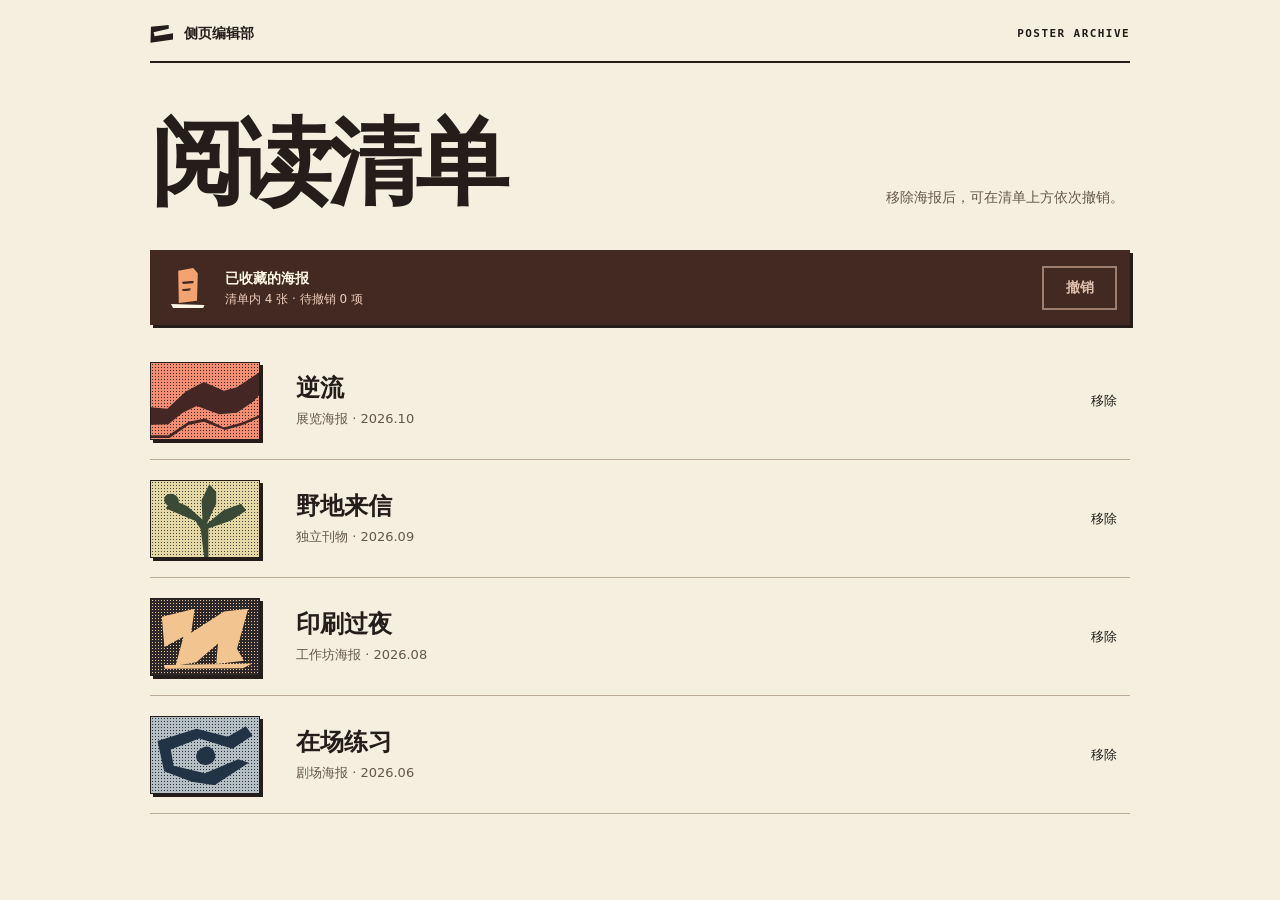
<file: docs/evidence/forward/index.html>
<!doctype html>
<html lang="zh-CN">
<head>
  <meta charset="utf-8">
  <meta name="viewport" content="width=device-width, initial-scale=1">
  <title>侧页编辑部 · 海报阅读清单</title>
  <style>
    :root {
      color-scheme: light;
      --paper: #f6efdf;
      --card: #fff7e6;
      --ink: #241d1a;
      --muted: #65574b;
      --rule: #baaa96;
      --press: #422922;
      --accent: #f3a36f;
      --focus: #8f2b20;
      font-family: "Microsoft YaHei", "PingFang SC", system-ui, sans-serif;
      background: var(--paper);
      color: var(--ink);
    }
    * { box-sizing: border-box; }
    [hidden] { display: none !important; }
    body { margin: 0; min-inline-size: 0; }
    button { color: inherit; font: inherit; }
    button:focus-visible {
      outline: 3px solid var(--focus);
      outline-offset: 3px;
    }
    .page {
      margin-inline: auto;
      width: min(calc(100% - 72px), 980px);
    }
    .masthead {
      display: flex;
      align-items: center;
      justify-content: space-between;
      column-gap: 16px;
      padding-block: 24px 18px;
      border-bottom: 2px solid var(--ink);
      font-size: 14px;
      font-weight: 700;
    }
    .brand { display: flex; align-items: center; gap: 10px; }
    .print-mark {
      display: inline-block;
      inline-size: 24px;
      block-size: 19px;
      background: var(--ink);
      clip-path: polygon(4% 15%, 78% 5%, 78% 25%, 15% 44%, 19% 64%, 96% 49%, 96% 82%, 2% 99%);
    }
    .roman {
      font: 700 11px/1.45 ui-monospace, Consolas, monospace;
      letter-spacing: .13em;
    }
    .intro {
      display: grid;
      grid-template-columns: 1fr minmax(180px, 24ch);
      gap: 16px;
      align-items: end;
      padding-block: 49px 35px;
    }
    h1, h2, p { margin: 0; }
    h1 {
      font-family: "Noto Serif SC", "Songti SC", SimSun, Georgia, serif;
      font-size: clamp(52px, 8vw, 94px);
      font-weight: 900;
      line-height: 1.1;
      letter-spacing: -.06em;
    }
    .intro p {
      color: var(--muted);
      font-size: 14px;
      line-height: 1.7;
      padding-block: 0 6px;
    }
    .actions {
      display: grid;
      grid-template-columns: 50px minmax(0, 1fr) auto;
      gap: 12px;
      align-items: center;
      padding: 9px 13px;
      min-block-size: 75px;
      background: var(--press);
      color: var(--card);
      box-shadow: 3px 3px 0 var(--ink);
      isolation: isolate;
    }
    .actions button:focus-visible { outline-color: var(--accent); }
    .signal { width: 50px; height: 50px; position: relative; isolation: isolate; }
    .slip {
      position: absolute;
      inset: 5px 15px 10px;
      background: var(--accent);
      transform-origin: 50% 100%;
      clip-path: polygon(1% 8%, 76% 0, 99% 15%, 95% 94%, 4% 100%);
    }
    .slip::before, .slip::after, .tray, .hit-ink {
      content: "";
      position: absolute;
      display: block;
    }
    .slip::before, .slip::after {
      top: 37%;
      left: 20%;
      width: 59%;
      height: 9%;
      background: var(--press);
      clip-path: polygon(0 30%, 100% 0, 95% 75%, 8% 100%);
    }
    .slip::after { top: 58%; width: 43%; }
    .tray {
      top: 82%;
      left: 16%;
      width: 67%;
      height: 9%;
      background: var(--card);
      clip-path: polygon(0 3%, 100% 24%, 96% 91%, 7% 100%);
    }
    .hit-ink {
      inset: 55% 0 13%;
      transform-origin: 50% 68%;
      visibility: hidden;
    }
    .hit-ink::before, .hit-ink::after {
      content: "";
      position: absolute;
      inset: 0;
      background: var(--accent);
      clip-path: polygon(0 0, 37% 55%, 27% 70%, 19% 54%, 7% 38%);
    }
    .hit-ink::after {
      clip-path: polygon(100% 9%, 90% 42%, 83% 49%, 72% 73%, 64% 60%, 76% 43%);
    }
    .status {
      margin-block-end: 3px;
      font-size: 14px;
      font-weight: 700;
      line-height: 1.45;
    }
    .count { color: #f0cdbc; font-size: 12px; line-height: 1.45; }
    .undo {
      position: relative;
      min-block-size: 44px;
      min-inline-size: 75px;
      padding: 4px 12px;
      border: 2px solid var(--card);
      background: var(--card);
      color: var(--ink);
      font-size: 14px;
      font-weight: 700;
      cursor: pointer;
    }
    .undo:disabled {
      border-color: #9f7e70;
      color: #e0c0ad;
      background: transparent;
      cursor: default;
    }
    .undo:enabled:hover { background: var(--accent); border-color: var(--accent); }
    .posters {
      list-style: none;
      margin: 17px 0 0;
      padding: 0;
    }
    .poster {
      display: grid;
      grid-template-columns: 110px minmax(0, 1fr) auto;
      gap: clamp(12px, 3.3vw, 36px);
      align-items: center;
      min-block-size: 118px;
      padding: 14px 0;
      border-bottom: 1px solid var(--rule);
    }
    .frame {
      position: relative;
      aspect-ratio: 1.41;
      isolation: isolate;
      overflow: hidden;
      border: 1px solid var(--ink);
      background: var(--ink);
      box-shadow: 3px 3px 0 var(--ink);
    }
    .art {
      position: absolute;
      inset: 0;
      display: grid;
      place-items: center;
      overflow: hidden;
      background-color: var(--stock);
      background-image: radial-gradient(var(--pigment) .35px, transparent .65px);
      background-size: 3px 3px;
      color: var(--pigment);
      transform-origin: right center;
    }
    .art::before, .art::after {
      content: "";
      display: block;
      position: absolute;
      background: currentColor;
    }
    [data-work="current"] { --stock: #f18e72; --pigment: #442725; }
    [data-work="current"] .art::before {
      inset: 3px -5px 6px;
      clip-path: polygon(0 61%, 18% 64%, 34% 38%, 49% 24%, 66% 37%, 77% 32%,
        100% 5%, 100% 36%, 91% 53%, 77% 70%, 62% 72%, 43% 60%, 31% 70%, 19% 87%, 0 88%);
    }
    [data-work="current"] .art::after {
      inset: 10px -5px 1px;
      clip-path: polygon(0 96%, 19% 96%, 36% 75%, 50% 70%, 66% 84%, 82% 76%, 100% 62%,
        100% 66%, 82% 80%, 67% 88%, 49% 75%, 36% 80%, 20% 100%, 0 100%);
    }
    [data-work="field"] { --stock: #e6d8a6; --pigment: #3a4a36; }
    [data-work="field"] .art::before {
      inset: 1px 11px 0;
      clip-path: polygon(49% 100%, 45% 63%, 39% 52%, 4% 35%, 13% 24%, 29% 32%, 47% 50%, 46% 24%,
        55% 3%, 63% 13%, 63% 29%, 52% 56%, 71% 38%, 92% 29%, 98% 38%, 81% 51%, 54% 62%, 54% 100%);
    }
    [data-work="field"] .art::after {
      inset: 17% 74% 66% 12%;
      border-radius: 48% 53% 49% 55%;
      transform: rotate(17deg);
    }
    [data-work="press"] { --stock: #2c2729; --pigment: #f1c490; }
    [data-work="press"] .art::before {
      inset: 13% 10% 12%;
      clip-path: polygon(0 14%, 38% 0, 34% 42%, 72% 5%, 100% 0, 87% 70%, 95% 91%, 63% 97%,
        65% 61%, 40% 94%, 16% 100%, 25% 49%, 3% 67%);
    }
    [data-work="press"] .art::after {
      inset: 85% 6% 8% 12%;
      clip-path: polygon(0 28%, 100% 0, 89% 90%, 1% 100%);
    }
    [data-work="place"] { --stock: #b5bec3; --pigment: #233346; }
    [data-work="place"] .art::before {
      inset: 10% 6%;
      clip-path: polygon(0 27%, 41% 7%, 74% 20%, 93% 3%, 100% 18%, 79% 40%, 44% 23%, 14% 41%,
        17% 68%, 50% 80%, 85% 57%, 96% 63%, 60% 100%, 36% 94%, 7% 77%);
    }
    [data-work="place"] .art::after {
      inset: 39% 40% 38% 42%;
      border-radius: 54% 45% 49% 55%;
      transform: rotate(-20deg);
    }
    .return-ink {
      position: absolute;
      inset: 18% 1px 18% auto;
      width: 18%;
      transform-origin: right center;
      background: var(--card);
      clip-path: polygon(0 19%, 100% 4%, 100% 14%, 0 24%, 0 76%, 100% 46%, 100% 60%, 0 81%);
      visibility: hidden;
      pointer-events: none;
    }
    .poster h2 {
      margin-block-end: 6px;
      font-size: clamp(18px, 3.3vw, 24px);
      font-weight: 800;
      line-height: 1.3;
    }
    .poster p { font-size: 13px; line-height: 1.45; color: var(--muted); }
    .remove {
      display: inline-grid;
      place-items: center;
      min-inline-size: 52px;
      block-size: 44px;
      padding: 0 8px;
      border: 0;
      background: transparent;
      cursor: pointer;
      font-size: 13px;
    }
    .remove:hover { background: #eadcc3; }
    .empty {
      min-height: 150px;
      padding-block: 32px;
      border-bottom: 1px solid var(--rule);
      line-height: 1.6;
    }
    main { padding-block-end: 35px; }
    @media (prefers-reduced-motion: no-preference) {
      .remove:active span, .undo:enabled:active span {
        display: inline-block;
        transform: scale(1.06, .9);
        transform-origin: bottom;
      }
    }
    @media (max-width: 600px) {
      .page { width: calc(100% - 40px); }
      .intro { grid-template-columns: 1fr; gap: 10px; padding-block: 32px 21px; }
      .intro p { padding: 0; }
      .poster { grid-template-columns: 75px minmax(0, 1fr) auto; min-block-size: 96px; }
      .poster h2 { margin-block-end: 3px; }
    }
    @media (max-width: 360px) {
      .page { width: calc(100% - 28px); }
      .actions { grid-template-columns: 38px minmax(0, 1fr) auto; gap: 8px; padding: 9px; }
      .signal { width: 38px; }
      .slip { inset-inline: 10px; }
      .poster { grid-template-columns: 56px minmax(0, 1fr) auto; }
    }
  </style>
  <script defer>
    document.addEventListener("DOMContentLoaded", () => {
      const readingList = document.querySelector("#reading-list");
      const posters = [...readingList.querySelectorAll(".poster")];
      const undoButton = readingList.querySelector(".undo");
      const status = readingList.querySelector(".status");
      const count = readingList.querySelector(".count");
      const empty = readingList.querySelector(".empty");
      const slip = readingList.querySelector(".slip");
      const hitInk = readingList.querySelector(".hit-ink");
      const reduce = matchMedia("(prefers-reduced-motion: reduce)");
      const history = [];
      let currentMotion = [];

      const timing = { remove: 215, removalInk: 175, restore: 185, returnInk: 165 };

      function stopMotion() {
        for (const animation of currentMotion) animation.cancel();
        currentMotion = [];
      }

      function animate(element, keyframes, duration) {
        currentMotion.push(element.animate(keyframes, duration));
      }

      function playRemoval() {
        animate(slip, [
          { transform: "translateY(-3px) scale(1, 1.04)", easing: "cubic-bezier(.64,.05,.94,.64)" },
          { offset: .27, transform: "translateY(4px) scale(1.19, .77)", easing: "cubic-bezier(.12,.7,.32,1)" },
          { offset: .63, transform: "translateY(-2px) scale(.97, 1.05)", easing: "ease-out" },
          { transform: "none" },
        ], timing.remove);
        animate(hitInk, [
          { offset: 0, visibility: "hidden", transform: "scaleX(.6) scaleY(1)" },
          { offset: .33, visibility: "hidden", transform: "scaleX(.6) scaleY(1)" },
          { offset: .34, visibility: "visible", transform: "scaleX(.82) scaleY(1)" },
          { offset: .63, visibility: "visible", transform: "scaleX(1) scaleY(.46)" },
          { visibility: "visible", transform: "scaleX(1) scaleY(0)" },
        ], timing.removalInk);
      }

      function playRestore(row) {
        animate(row.querySelector(".art"), [
          { transform: "translateX(-10px) scale(1.1, .96)", easing: "cubic-bezier(.24,.66,.44,1)" },
          { offset: .52, transform: "translateX(2px) scale(.988, 1.016)", easing: "ease-out" },
          { transform: "none" },
        ], timing.restore);
        animate(row.querySelector(".return-ink"), [
          { offset: 0, visibility: "hidden", transform: "scaleX(1) scaleY(1)" },
          { offset: .42, visibility: "hidden", transform: "scaleX(1) scaleY(1)" },
          { offset: .43, visibility: "visible", transform: "scaleX(1) scaleY(1)" },
          { offset: .7, visibility: "visible", transform: "scaleX(.57) scaleY(.45)" },
          { visibility: "visible", transform: "scaleX(0) scaleY(.28)" },
        ], timing.returnInk);
      }

      function updateList(message) {
        const remaining = posters.length - history.length;
        status.textContent = message;
        count.textContent = `清单内 ${remaining} 张 · 待撤销 ${history.length} 项`;
        undoButton.disabled = history.length === 0;
        empty.hidden = remaining > 0;
      }

      function remove(row) {
        if (row.hidden) return;
        stopMotion();
        const hadFocus = row.contains(document.activeElement);
        const index = posters.indexOf(row);
        history.push(row);
        row.hidden = true;
        updateList(`已移除《${row.dataset.title}》`);
        if (hadFocus) {
          const next = posters.slice(index + 1).find((poster) => !poster.hidden);
          const previous = posters.slice(0, index).findLast((poster) => !poster.hidden);
          (next?.querySelector("button") ?? previous?.querySelector("button") ?? undoButton).focus();
        }
        if (!reduce.matches) playRemoval();
      }

      function restore() {
        if (history.length === 0) return;
        stopMotion();
        const row = history.pop();
        const undoHadFocus = document.activeElement === undoButton;
        row.hidden = false;
        updateList(`已恢复《${row.dataset.title}》`);
        if (undoHadFocus && undoButton.disabled) row.querySelector("button").focus();
        if (!reduce.matches) playRestore(row);
      }

      readingList.addEventListener("click", (event) => {
        const clicked = event.target.closest("button");
        if (clicked === undoButton) restore();
        if (clicked?.matches(".remove")) remove(clicked.closest(".poster"));
      });
      readingList.addEventListener("keydown", (event) => {
        if (event.repeat && (event.key === "Enter" || event.key === " ") && event.target.matches("button")) {
          event.preventDefault();
        }
      });
      reduce.addEventListener("change", stopMotion);
      document.addEventListener("visibilitychange", () => {
        if (document.hidden) stopMotion();
      });
    });
  </script>
</head>
<body>
  <header class="masthead page">
    <div class="brand"><span aria-hidden="true" class="print-mark"></span>侧页编辑部</div>
    <span class="roman" lang="en">POSTER ARCHIVE</span>
  </header>
  <main class="page">
    <section id="reading-list" aria-labelledby="reading-title">
      <header class="intro">
        <h1 id="reading-title">阅读清单</h1>
        <p>移除海报后，可在清单上方依次撤销。</p>
      </header>
      <div class="actions">
        <div class="signal" aria-hidden="true">
          <span class="hit-ink"></span><span class="slip"></span><span class="tray"></span>
        </div>
        <div>
          <p class="status" role="status" aria-atomic="true">已收藏的海报</p>
          <p class="count">清单内 4 张 · 待撤销 0 项</p>
        </div>
        <button type="button" class="undo" disabled><span>撤销</span></button>
      </div>
      <ul class="posters" role="list">
        <li class="poster" data-work="current" data-title="逆流">
          <div class="frame" aria-hidden="true"><div class="art"></div><div class="return-ink"></div></div>
          <div><h2>逆流</h2><p>展览海报 · 2026.10</p></div>
          <button type="button" class="remove" aria-label="移除《逆流》"><span>移除</span></button>
        </li>
        <li class="poster" data-work="field" data-title="野地来信">
          <div class="frame" aria-hidden="true"><div class="art"></div><div class="return-ink"></div></div>
          <div><h2>野地来信</h2><p>独立刊物 · 2026.09</p></div>
          <button type="button" class="remove" aria-label="移除《野地来信》"><span>移除</span></button>
        </li>
        <li class="poster" data-work="press" data-title="印刷过夜">
          <div class="frame" aria-hidden="true"><div class="art"></div><div class="return-ink"></div></div>
          <div><h2>印刷过夜</h2><p>工作坊海报 · 2026.08</p></div>
          <button type="button" class="remove" aria-label="移除《印刷过夜》"><span>移除</span></button>
        </li>
        <li class="poster" data-work="place" data-title="在场练习">
          <div class="frame" aria-hidden="true"><div class="art"></div><div class="return-ink"></div></div>
          <div><h2>在场练习</h2><p>剧场海报 · 2026.06</p></div>
          <button type="button" class="remove" aria-label="移除《在场练习》"><span>移除</span></button>
        </li>
      </ul>
      <p class="empty" hidden>阅读清单为空。使用上方的「撤销」恢复最后移除的海报。</p>
    </section>
  </main>
</body>
</html>
</file>
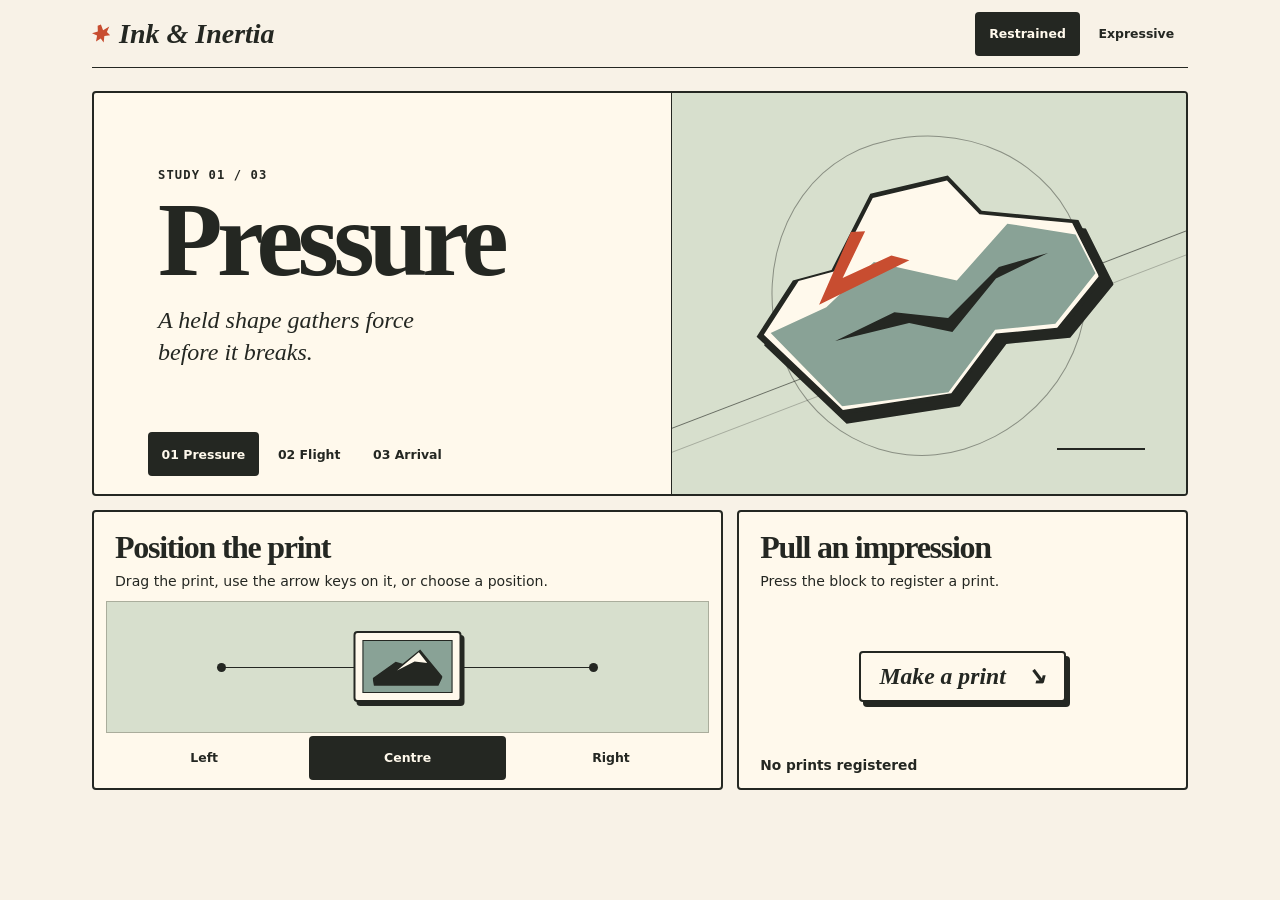
<file: skills/sakuga-motion-design/assets/web/index.html>
<!doctype html>
<html lang="en">
<head>
  <meta charset="utf-8">
  <meta name="viewport" content="width=device-width, initial-scale=1">
  <title>Ink & Inertia — Motion studies</title>
  <link rel="stylesheet" href="./styles.css">
</head>
<body>
  <div class="shell" data-motion-demo>
    <header class="masthead">
      <div class="identity"><span class="printer-mark" aria-hidden="true"></span> Ink &amp; Inertia</div>
      <div class="profiles" role="group" aria-label="Motion style">
        <button type="button" data-preset="restrained" aria-pressed="true">Restrained</button>
        <button type="button" data-preset="expressive" aria-pressed="false">Expressive</button>
      </div>
    </header>
    <main>
      <section class="chapter" aria-labelledby="chapter-title" data-chapter-panel data-chapter-current="pressure">
        <div class="chapter-copy">
          <p class="eyebrow" data-chapter-index>Study 01 / 03</p>
          <h1 id="chapter-title" data-chapter-title>Pressure</h1>
          <p class="chapter-description" data-chapter-description>A held shape gathers force before it breaks.</p>
        </div>
        <div class="plate" aria-hidden="true">
          <div class="plate-folio"></div>
          <div class="plate-drawing" data-plate>
            <div class="plate-shadow"></div>
            <div class="plate-body"></div>
            <div class="plate-light"></div>
            <div class="ink-cut ink-cut-first"></div>
            <div class="ink-cut ink-cut-second"></div>
            <div class="ink-cut ink-cut-third"></div>
          </div>
          <span class="plate-rule"></span>
        </div>
        <canvas data-fx="chapter" aria-hidden="true"></canvas>
        <div class="chapters" role="group" aria-label="Choose a study">
          <button type="button" data-chapter="pressure" aria-pressed="true">01 Pressure</button>
          <button type="button" data-chapter="flight" aria-pressed="false">02 Flight</button>
          <button type="button" data-chapter="arrival" aria-pressed="false">03 Arrival</button>
        </div>
        <span class="sr-only" data-chapter-announcement role="status"></span>
      </section>
      <div class="workbench">
        <section class="station placement" aria-labelledby="placement-title">
          <header class="station-header">
            <h2 id="placement-title">Position the print</h2>
            <p id="placement-help">Drag the print, use the arrow keys on it, or choose a position.</p>
          </header>
          <div class="drag-board" data-dragboard>
            <canvas data-fx="drag" aria-hidden="true"></canvas>
            <div class="track" aria-hidden="true"><i></i><i></i><i></i></div>
            <div class="artwork" data-artwork role="slider" tabindex="0" aria-label="Print position" aria-describedby="placement-help" aria-valuemin="1" aria-valuemax="3" aria-valuenow="2" aria-valuetext="Centre">
              <span class="artwork-face" data-artwork-face aria-hidden="true"><span></span></span>
            </div>
          </div>
          <div class="positions" role="group" aria-label="Place the print">
            <button type="button" data-place="left" aria-pressed="false">Left</button>
            <button type="button" data-place="center" aria-pressed="true">Centre</button>
            <button type="button" data-place="right" aria-pressed="false">Right</button>
          </div>
          <span class="sr-only" data-placement-announcement role="status"></span>
        </section>
        <section class="station impression" aria-labelledby="impression-title" data-impression>
          <header class="station-header">
            <h2 id="impression-title">Pull an impression</h2>
            <p>Press the block to register a print.</p>
          </header>
          <canvas data-fx="impact" aria-hidden="true"></canvas>
          <div class="press-bed" data-press-bed>
            <button type="button" class="press" data-confirm><span data-press-face>Make a print <span aria-hidden="true">↘</span></span></button>
          </div>
          <p class="counter" data-count role="status">No prints registered</p>
        </section>
      </div>
    </main>
  </div>
  <script type="module" src="./scene.js"></script>
</body>
</html>
</file>
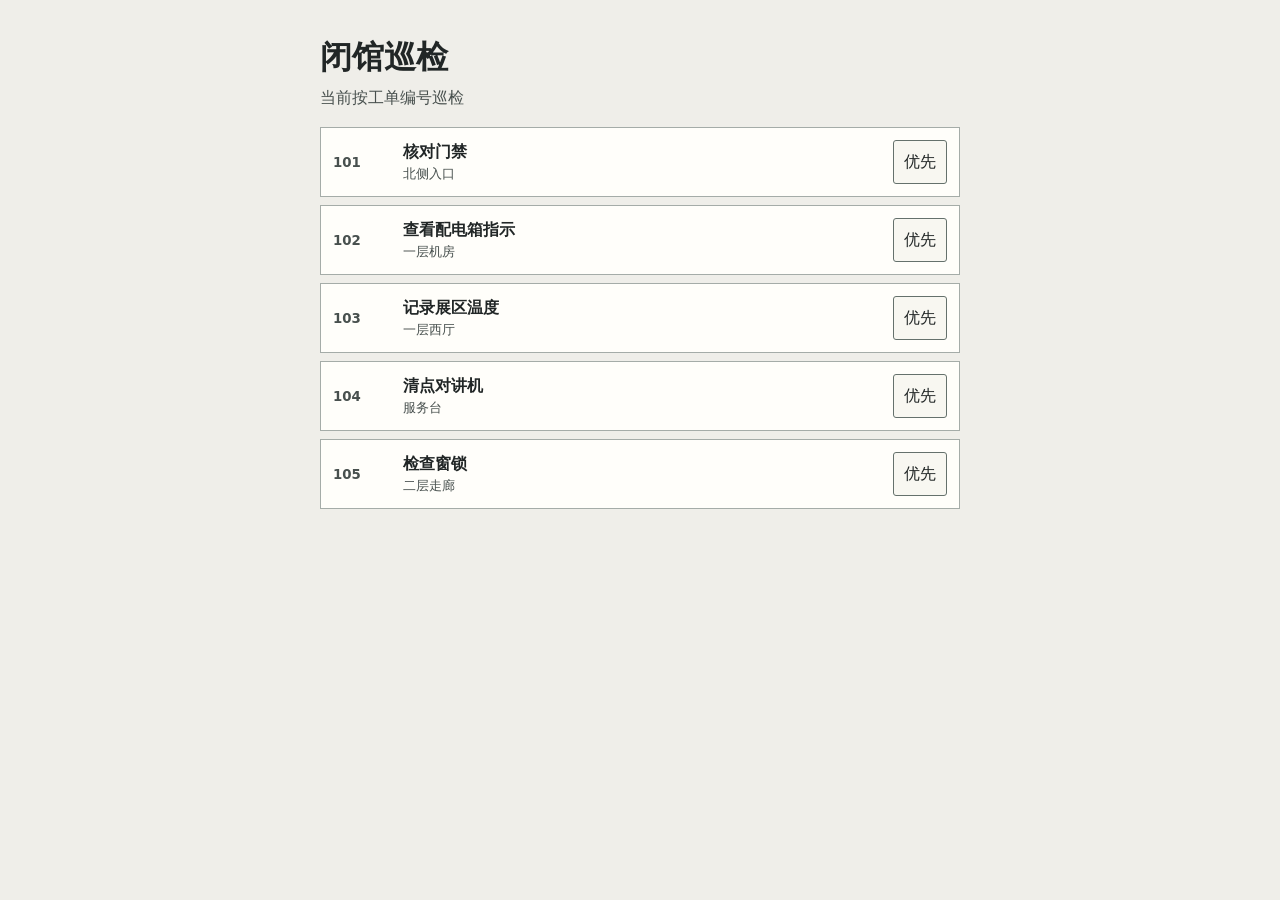
<file: docs/iterations/02/runs/transfer/index.html>
<!doctype html>
<html lang="zh-CN">
<head>
  <meta charset="UTF-8">
  <meta name="viewport" content="width=device-width, initial-scale=1">
  <title>闭馆巡检</title>
  <style>
    :root {
      color-scheme: light;
      font-family: system-ui, sans-serif;
      color: #212626;
      background: #efeee9;
    }

    body { margin: 0; }

    main {
      width: min(100% - 32px, 640px);
      margin: 36px auto;
    }

    h1 { margin: 0; font-size: clamp(1.5rem, 5vw, 2rem); }
    #queue-status { margin: 8px 0 18px; color: #48504e; }

    #work-orders {
      display: grid;
      gap: 8px;
      isolation: isolate;
      overflow: clip;
      margin: -7px -10px;
      padding: 7px 10px;
      list-style: none;
    }

    .order {
      --order-border: #a5aca8;
      --crossing-inset: 50px;
      display: grid;
      grid-template-columns: 60px minmax(0, 1fr) auto;
      align-items: center;
      gap: 10px;
      min-height: 52px;
      padding: 9px 13px;
      position: relative;
    }

    .order[data-priority] { --order-border: #264e40; }
    .order[data-travel] { z-index: 1; }
    .order > div, .order > button, .order-number { position: relative; }
    .order h2 { margin: 0; font-size: 1rem; }
    .order small { color: #48504e; }
    .order-number { font-weight: 650; font-variant-numeric: tabular-nums; }

    .order-face, .order-ink {
      position: absolute;
      pointer-events: none;
    }

    .order-face {
      inset: 0;
      border: 1px solid var(--order-border);
      background: #fffefa;
    }

    .order[data-travel="up"] .order-face { transform-origin: center top; }
    .order[data-travel="down"] .order-face { transform-origin: center bottom; }
    .order[data-travel] .order-face { border-left: 3px solid #317257; }

    .order-ink {
      left: calc(var(--crossing-inset) - 5px);
      width: 5px;
      height: 24px;
      opacity: 0;
      background: #317257;
      clip-path: polygon(18% 0, 51% 15%, 35% 83%, 0 72%, 73% 96%, 70% 52%, 100% 63%, 88% 100%, 55% 91%, 0 72%);
    }

    .order[data-travel="up"] .order-ink { bottom: 2px; transform-origin: center top; }
    .order[data-travel="down"] .order-ink { top: 2px; transform-origin: center bottom; }

    @media (prefers-reduced-motion: reduce) {
      .order-ink { display: none; }
    }

    button {
      min-height: 44px;
      padding: 7px 10px;
      border: 1px solid #65716c;
      border-radius: 3px;
      color: inherit;
      background: #f8f7f1;
      font: inherit;
      cursor: pointer;
    }

    button[aria-pressed="true"] { color: #fff; background: #264e40; }
    button:focus-visible { outline: 3px solid #1662a2; outline-offset: 2px; }
  </style>
</head>
<body>
  <main>
    <h1>闭馆巡检</h1>
    <p id="queue-status" role="status">当前按工单编号巡检</p>
    <ol id="work-orders" aria-label="工单队列">
      <li class="order" data-order="101">
        <small class="order-number">101</small>
        <div><h2>核对门禁</h2><small>北侧入口</small></div>
        <button type="button" aria-label="优先处理 101 核对门禁" aria-pressed="false">优先</button>
      </li>
      <li class="order" data-order="102">
        <small class="order-number">102</small>
        <div><h2>查看配电箱指示</h2><small>一层机房</small></div>
        <button type="button" aria-label="优先处理 102 查看配电箱指示" aria-pressed="false">优先</button>
      </li>
      <li class="order" data-order="103">
        <small class="order-number">103</small>
        <div><h2>记录展区温度</h2><small>一层西厅</small></div>
        <button type="button" aria-label="优先处理 103 记录展区温度" aria-pressed="false">优先</button>
      </li>
      <li class="order" data-order="104">
        <small class="order-number">104</small>
        <div><h2>清点对讲机</h2><small>服务台</small></div>
        <button type="button" aria-label="优先处理 104 清点对讲机" aria-pressed="false">优先</button>
      </li>
      <li class="order" data-order="105">
        <small class="order-number">105</small>
        <div><h2>检查窗锁</h2><small>二层走廊</small></div>
        <button type="button" aria-label="优先处理 105 检查窗锁" aria-pressed="false">优先</button>
      </li>
    </ol>
  </main>

  <script>
    const queue = document.querySelector('#work-orders');
    const statusLine = document.querySelector('#queue-status');
    const orders = Array.from(queue.children);
    const motionPreference = matchMedia('(prefers-reduced-motion: reduce)');
    let reduceMotion = motionPreference.matches;
    let priorityOrder = null;
    let activeMotion = null;

    for (const row of orders) {
      const face = document.createElement('span');
      face.className = 'order-face';
      face.setAttribute('aria-hidden', 'true');
      const ink = document.createElement('span');
      ink.className = 'order-ink';
      ink.setAttribute('aria-hidden', 'true');
      row.prepend(face, ink);
    }

    function stopMotion() {
      if (!activeMotion) return;
      const { row, animations } = activeMotion;
      activeMotion = null;
      for (const animation of animations) animation.cancel();
      row.removeAttribute('data-travel');
    }

    function pose(x, y, offset, easing = 'ease-out') {
      return { transform: `translate(${x}px, ${y}px)`, offset, easing };
    }

    function animateReorder(order, previous) {
      const moves = orders.map(row => {
        const start = previous.get(row);
        const end = row.getBoundingClientRect();
        return { row, start, x: start.left - end.left, y: start.top - end.top };
      });
      const primary = moves.find(move => move.row === order);
      const travel = Math.abs(primary.y);
      const duration = travel > 1 ? Math.min(332, 242 + travel * 0.26) : 180;
      const options = { duration, fill: 'both' };
      const animations = [];
      const shift = Math.sign(-primary.y);
      const kickoff = shift * Math.min(4, travel * 0.08);

      if (travel > 1) {
        order.dataset.travel = shift < 0 ? 'up' : 'down';
        animations.push(order.animate([
          pose(primary.x, primary.y, 0),
          pose(primary.x, primary.y - kickoff, 0.13, 'cubic-bezier(.62,0,.27,1)'),
          pose(0, 0, 0.77),
          pose(0, 0, 1),
        ], options));

        animations.push(order.querySelector('.order-face').animate([
          { transform: 'none', left: '0px', offset: 0 },
          { transform: 'scaleY(.94)', left: '0px', offset: 0.13 },
          { transform: 'scaleY(1.06)', left: 'var(--crossing-inset)', offset: 0.23 },
          { transform: 'scaleY(1.09)', left: 'var(--crossing-inset)', offset: 0.43 },
          { transform: 'none', left: 'var(--crossing-inset)', offset: 0.65 },
          { transform: 'scaleY(.94)', left: '0px', offset: 0.79, easing: 'ease-out' },
          { transform: 'none', left: '0px', offset: 1 },
        ], options));

        // The moving card leaves the passed rows' number column exposed.
        animations.push(order.querySelector('.order-number').animate([
          { transform: 'none', offset: 0.13 },
          { transform: 'translateX(40px)', offset: 0.23 },
          { transform: 'translateX(40px)', offset: 0.65 },
          { transform: 'none', offset: 0.79 },
        ], options));

        const inkTail = shift < 0 ? 15 : -15;
        animations.push(order.querySelector('.order-ink').animate([
          { transform: 'scaleY(.15)', opacity: 0, offset: 0.17 },
          { transform: `translateY(${inkTail * .45}px) scaleY(.82)`, opacity: .85, offset: 0.36 },
          { transform: `translateY(${inkTail}px) scaleY(.12)`, opacity: 0, offset: 0.68 },
        ], options));
      }

      for (const move of moves) {
        if ((move === primary && travel > 1) || Math.hypot(move.x, move.y) < 0.5) continue;
        const pass = travel > 1
          ? Math.min(1, Math.max(0, (move.start.top - primary.start.top) / -primary.y))
          : 0;
        // Rows nearer the departure point give way first, then return to their reading line.
        animations.push(move.row.animate([
          pose(move.x, move.y, 0),
          pose(move.x, move.y, 0.06 + pass * 0.16, 'cubic-bezier(.27,.78,.36,1)'),
          pose(4, move.y * 0.18, 0.57 + pass * 0.16),
          pose(0, 0, 0.83 + pass * 0.16),
        ], options));
      }

      if (animations.length === 0) return;
      const batch = { row: order, animations };
      activeMotion = batch;
      Promise.allSettled(animations.map(animation => animation.finished)).then(() => {
        if (activeMotion === batch) stopMotion();
      });
    }

    function setPriority(order) {
      const activeButton = document.activeElement;
      const drawMotion = !reduceMotion && !document.hidden && typeof order.animate === 'function';
      const previous = drawMotion
        ? new Map(orders.map(row => [row, row.getBoundingClientRect()]))
        : null;
      stopMotion();

      priorityOrder = priorityOrder === order ? null : order;
      const nextOrder = priorityOrder
        ? [priorityOrder, ...orders.filter(row => row !== priorityOrder)]
        : orders;

      nextOrder.forEach((row, index) => {
        row.toggleAttribute('data-priority', row === priorityOrder);
        row.querySelector('button').setAttribute('aria-pressed', row === priorityOrder);
        const currentRow = queue.children[index];
        if (row !== currentRow) queue.insertBefore(row, currentRow);
      });

      if (queue.contains(activeButton) && document.activeElement !== activeButton) {
        activeButton.focus({ preventScroll: true });
      }
      statusLine.textContent = priorityOrder
        ? `当前优先 ${priorityOrder.dataset.order} ${priorityOrder.querySelector('h2').textContent}`
        : '当前按工单编号巡检';
      if (previous) animateReorder(order, previous);
    }

    motionPreference.addEventListener('change', event => {
      reduceMotion = event.matches;
      stopMotion();
    });
    window.addEventListener('resize', stopMotion);
    document.addEventListener('visibilitychange', () => {
      if (document.hidden) stopMotion();
    });

    queue.addEventListener('click', event => {
      const button = event.target.closest('button');
      if (button) setPriority(button.closest('.order'));
    });
  </script>
</body>
</html>
</file>
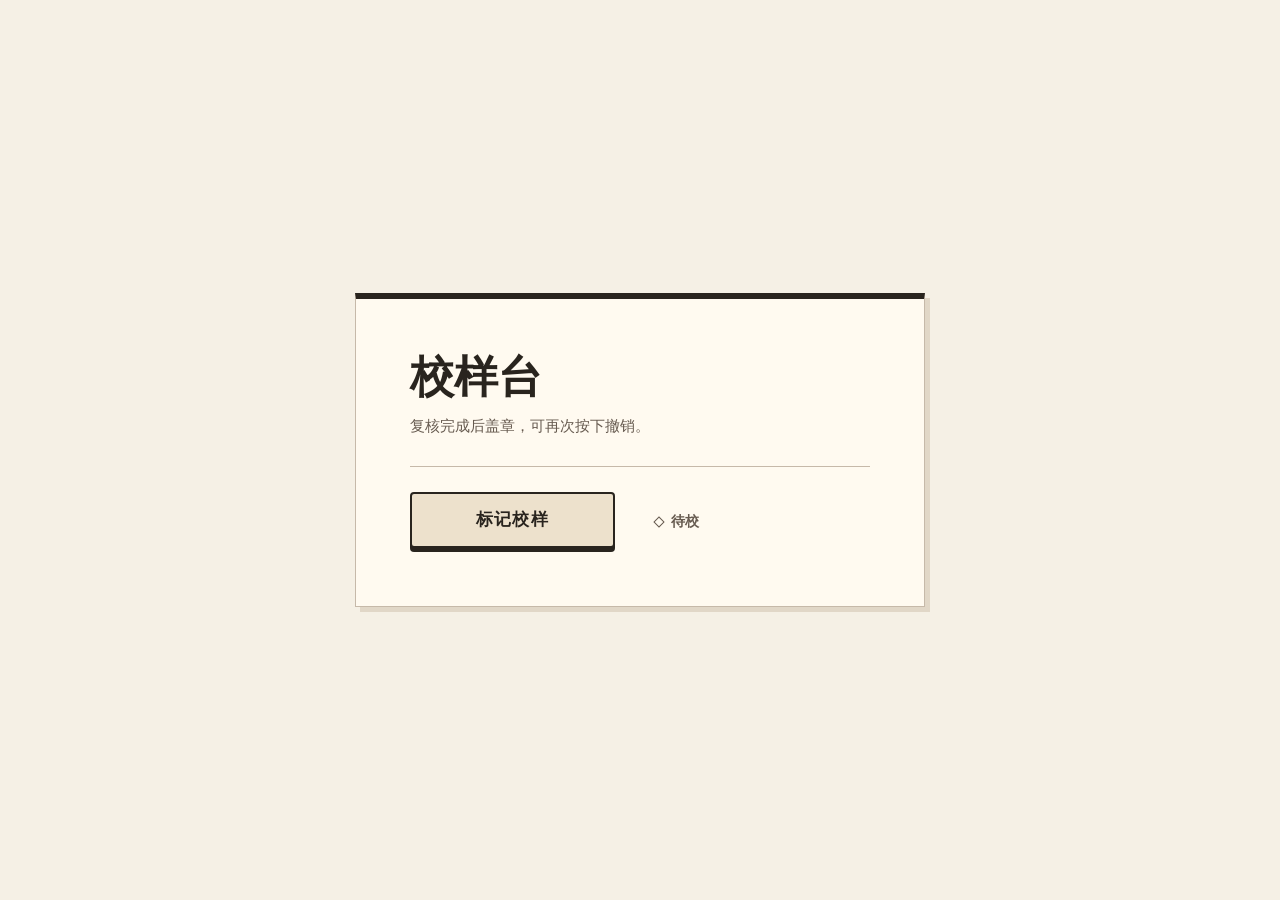
<file: docs/iterations/02/runs/baseline/01/index.html>
<!doctype html>
<html lang="zh-CN">
<head>
  <meta charset="utf-8">
  <meta name="viewport" content="width=device-width, initial-scale=1">
  <title>校样台</title>
  <style>
    :root {
      color-scheme: light;
      --paper: #f5f0e5;
      --sheet: #fffaf0;
      --ink: #29241e;
      --muted: #675b50;
      --red: #90362b;
      --rule: #c6b9a9;
      font-family: system-ui, "Microsoft YaHei", sans-serif;
    }

    *, *::before, *::after { box-sizing: border-box; }
    body {
      margin: 0;
      min-height: 100vh;
      display: grid;
      place-items: center;
      padding: 20px;
      background: var(--paper);
      color: var(--ink);
    }

    main {
      inline-size: min(100%, 570px);
      padding: clamp(25px, 8vw, 54px);
      background: var(--sheet);
      border: 1px solid var(--rule);
      border-top: 6px solid var(--ink);
      box-shadow: 5px 5px 0 #e1d7c7;
    }

    h1 {
      margin: 0 0 10px;
      font: 700 clamp(28px, 7vw, 44px)/1.15 "Songti SC", SimSun, serif;
    }

    p { margin: 0; color: var(--muted); font-size: .92rem; line-height: 1.6; }

    .controls {
      margin-top: 28px;
      padding-top: 25px;
      border-top: 1px solid var(--rule);
      display: grid;
      grid-template-columns: minmax(140px, 205px) auto;
      align-items: center;
      gap: clamp(16px, 5vw, 40px);
    }

    .stamp {
      all: unset;
      box-sizing: border-box;
      position: relative;
      display: grid;
      min-height: 60px;
      place-items: center;
      isolation: isolate;
      border-radius: 4px;
      padding: 0 14px 4px;
      color: var(--ink);
      cursor: pointer;
      font-size: 1.04rem;
      font-weight: 750;
      letter-spacing: .08em;
      text-align: center;
      touch-action: manipulation;
      user-select: none;
    }

    .stamp:focus-visible { outline: 2px solid var(--red); outline-offset: 5px; }
    .stamp-label { z-index: 1; pointer-events: none; }
    .face {
      position: absolute;
      z-index: 0;
      inset: 0 0 4px;
      pointer-events: none;
      transform-origin: 50% 100%;
      background: #ede1cc;
      border: 2px solid var(--ink);
      border-radius: 4px;
      box-shadow: 0 4px 0 var(--ink);
      transition: transform 130ms ease-out, background-color 105ms linear, box-shadow 130ms ease-out;
    }

    .stamp[aria-pressed="true"] .face { background: #f3d7c9; }
    .stamp.is-pressed .face {
      transform: scale(1.052, .78);
      box-shadow: 0 2px 0 var(--ink);
      transition-timing-function: cubic-bezier(.19, .74, .29, 1);
    }

    .ink {
      position: absolute;
      inset: 0;
      z-index: -1;
      pointer-events: none;
    }

    .ink i {
      position: absolute;
      width: var(--width);
      height: 5px;
      left: var(--x);
      top: var(--y);
      background: var(--red);
      clip-path: polygon(0 28%, 100% 0, 83% 95%, 15% 100%);
      opacity: 0;
    }

    .status {
      display: flex;
      align-items: center;
      gap: 8px;
      color: var(--muted);
      font-size: .9rem;
      font-weight: 740;
      white-space: nowrap;
    }

    .status.is-marked { color: var(--red); }
    .status::before {
      content: "";
      width: 8px;
      height: 8px;
      border: 1px solid currentColor;
      transform: rotate(45deg);
    }
    .status.is-marked::before { background: currentColor; }

    @media (prefers-reduced-motion: reduce) {
      .face { transition: none; }
      .stamp.is-pressed .face { transform: none; }
      .ink { display: none; }
    }
  </style>
</head>
<body>
  <main>
    <h1>校样台</h1>
    <p>复核完成后盖章，可再次按下撤销。</p>
    <div class="controls">
      <button type="button" class="stamp" aria-pressed="false">
        <span class="face" aria-hidden="true"></span>
        <span class="ink" aria-hidden="true">
          <i style="--x: 7%; --y: 17%; --width: 15px" data-vector="-24,-11,-20"></i>
          <i style="--x: -2%; --y: 59%; --width: 19px" data-vector="-20,6,-7"></i>
          <i style="--x: 17%; --y: 74%; --width: 14px" data-vector="-12,20,-40"></i>
          <i style="--x: 85%; --y: 14%; --width: 14px" data-vector="22,-10,-33"></i>
          <i style="--x: 92%; --y: 50%; --width: 19px" data-vector="18,5,8"></i>
          <i style="--x: 76%; --y: 77%; --width: 14px" data-vector="16,19,43"></i>
        </span>
        <span class="stamp-label">标记校样</span>
      </button>
      <span class="status" role="status">待校</span>
    </div>
  </main>
  <script>
    const stamp = document.querySelector('.stamp');
    const face = document.querySelector('.face');
    const status = document.querySelector('.status');
    const strokes = [...document.querySelectorAll('.ink i')];
    const reduced = matchMedia('(prefers-reduced-motion: reduce)');
    let marked = false;
    let pointer = null;
    let pointerInside = false;
    let rejectPointerClick = false;
    let spaceHeld = false;
    let effects = [];

    function updatePress() {
      stamp.classList.toggle('is-pressed', pointerInside || spaceHeld);
    }

    function stopEffects() {
      for (const effect of effects) effect.cancel();
      effects = [];
    }

    function containsPointer(event) {
      const bounds = stamp.getBoundingClientRect();
      return event.clientX >= bounds.left && event.clientX < bounds.right &&
        event.clientY >= bounds.top && event.clientY < bounds.bottom;
    }

    function endPointer(event, accept) {
      if (event.pointerId !== pointer) return;
      pointer = null;
      pointerInside = false;
      rejectPointerClick = !accept;
      updatePress();
    }

    stamp.addEventListener('pointerdown', event => {
      if (pointer !== null || !event.isPrimary || event.button !== 0) return;
      stopEffects();
      pointer = event.pointerId;
      pointerInside = true;
      rejectPointerClick = false;
      stamp.setPointerCapture(pointer);
      updatePress();
    });

    stamp.addEventListener('pointermove', event => {
      if (pointer !== event.pointerId) return;
      pointerInside = containsPointer(event);
      updatePress();
    });
    stamp.addEventListener('pointerup', event => endPointer(event, containsPointer(event)));
    stamp.addEventListener('pointercancel', event => endPointer(event, false));
    stamp.addEventListener('lostpointercapture', event => endPointer(event, false));

    stamp.addEventListener('keydown', event => {
      if (event.key === 'Enter' && event.repeat) event.preventDefault();
      if (event.key !== ' ' || event.repeat) return;
      stopEffects();
      spaceHeld = true;
      updatePress();
    });
    stamp.addEventListener('keyup', event => {
      if (event.key !== ' ') return;
      spaceHeld = false;
      updatePress();
    });
    stamp.addEventListener('blur', () => {
      spaceHeld = false;
      updatePress();
    });
    window.addEventListener('blur', () => {
      if (pointer !== null) {
        const activePointer = pointer;
        endPointer({ pointerId: activePointer }, false);
        if (stamp.hasPointerCapture(activePointer)) stamp.releasePointerCapture(activePointer);
      }
      spaceHeld = false;
      updatePress();
      stopEffects();
    });

    function playHit() {
      effects.push(face.animate([
        { transform: 'scale(1.085, .69)', backgroundColor: '#eaa992', offset: 0 },
        { transform: 'scale(1.078, .73)', backgroundColor: '#eaa992', offset: .15 },
        { transform: 'scale(.993, 1.045)', backgroundColor: '#f3d7c9', offset: .55 },
        { transform: 'none', backgroundColor: '#f3d7c9', offset: 1 },
      ], { duration: 268, easing: 'cubic-bezier(.18, .54, .31, 1)' }));
      strokes.forEach((stroke, index) => {
        const [x, y, angle] = stroke.dataset.vector.split(',').map(Number);
        const at = (progress, scale) =>
          `translate(${x * progress}px, ${y * progress}px) rotate(${angle}deg) scale(${scale})`;
        effects.push(stroke.animate([
          { transform: at(.36, .85), opacity: 1, offset: 0 },
          { transform: at(.78, 1), opacity: 1, offset: .21 },
          { transform: at(1, 0), opacity: 0, offset: 1 },
        ], { duration: 215 + index * 8, easing: 'ease-out' }));
      });
    }

    stamp.addEventListener('click', event => {
      if (event.detail > 0 && rejectPointerClick) return;
      marked = !marked;
      stamp.setAttribute('aria-pressed', String(marked));
      status.textContent = marked ? '已校' : '待校';
      status.classList.toggle('is-marked', marked);
      stopEffects();
      if (reduced.matches) return;
      if (marked) {
        playHit();
      } else {
        effects.push(face.animate([
          { transform: 'scale(1.016, .95)' },
          { transform: 'none' },
        ], { duration: 145, easing: 'ease-out' }));
      }
    });

    reduced.addEventListener('change', stopEffects);
  </script>
</body>
</html>
</file>
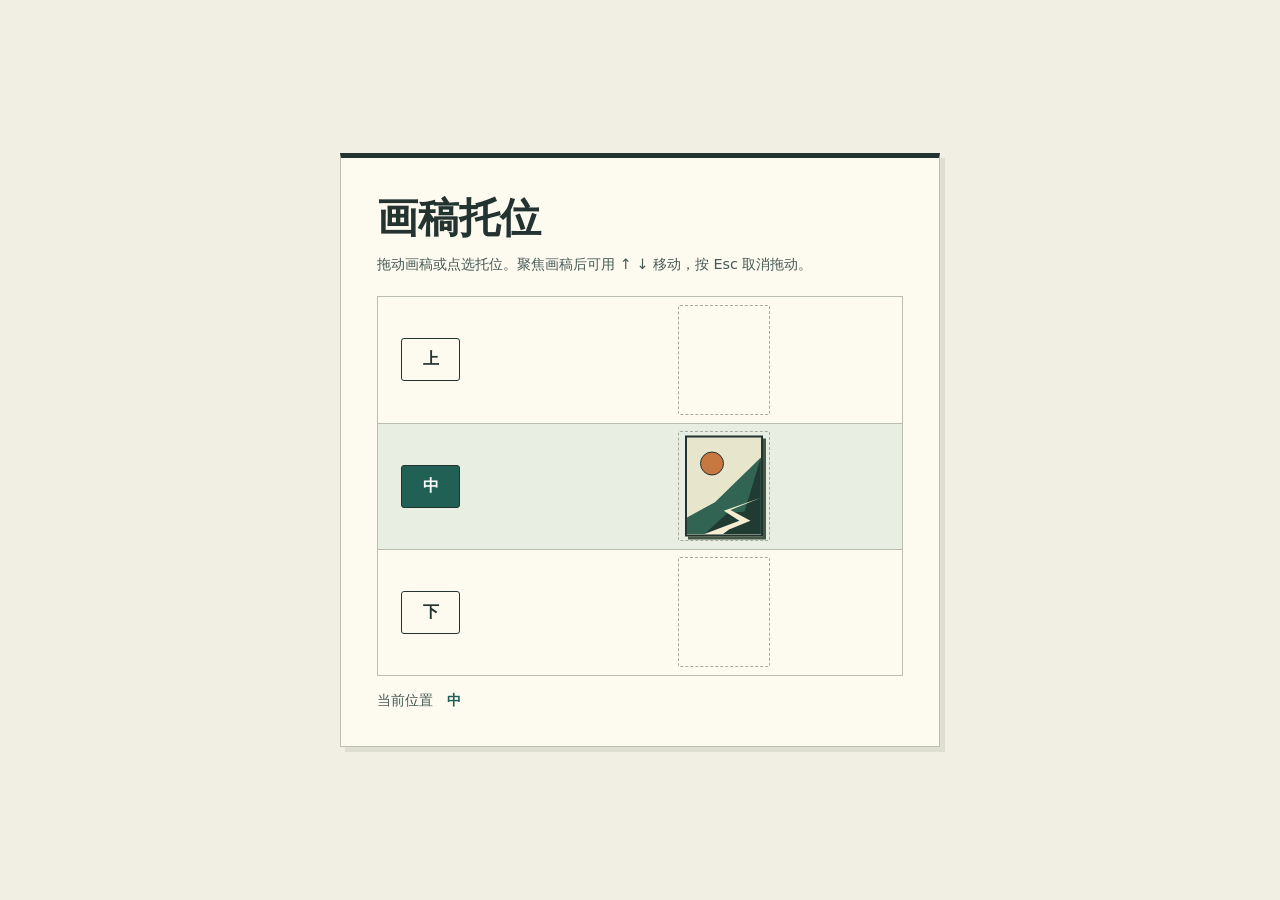
<file: docs/iterations/02/runs/baseline/02/index.html>
<!doctype html>
<html lang="zh-CN">
<head>
  <meta charset="utf-8">
  <meta name="viewport" content="width=device-width, initial-scale=1">
  <title>画稿托位</title>
  <style>
    :root {
      color-scheme: light;
      --paper: #f1eee4;
      --sheet: #fdfaf0;
      --ink: #223330;
      --muted: #465953;
      --rule: #bbbfb0;
      --teal: #216055;
      font-family: system-ui, "Microsoft YaHei", sans-serif;
    }

    *, *::before, *::after { box-sizing: border-box; }
    body {
      margin: 0;
      min-height: 100vh;
      display: grid;
      place-items: center;
      padding: clamp(14px, 4vw, 24px);
      color: var(--ink);
      background: var(--paper);
    }

    main {
      width: min(100%, 600px);
      padding: clamp(18px, 6vw, 36px);
      border: 1px solid var(--rule);
      border-top: 5px solid var(--ink);
      background: var(--sheet);
      box-shadow: 5px 5px 0 #dfdfd1;
    }

    h1 {
      margin: 0;
      font: 700 clamp(26px, 7vw, 41px)/1.2 "Songti SC", SimSun, serif;
    }

    .intro {
      margin: .6rem 0 1.2rem;
      color: var(--muted);
      font-size: .9rem;
      line-height: 1.6;
    }

    .stage {
      --art-x: 66%;
      position: relative;
      isolation: isolate;
      overflow: hidden;
      border: 1px solid var(--rule);
    }

    .slots { display: grid; grid-template-rows: repeat(3, 126px); }
    .slot {
      position: relative;
      display: flex;
      align-items: center;
      padding-inline: clamp(12px, 4vw, 23px);
    }
    .slot + .slot { border-top: 1px solid var(--rule); }
    .slot.is-selected { background: #e8eee2; }
    .slot.is-target { background: #dceadd; }

    .slot button {
      position: relative;
      z-index: 2;
      display: grid;
      place-items: center;
      min-width: 59px;
      min-height: 43px;
      padding: 0 9px;
      background: var(--sheet);
      color: var(--ink);
      border: 1px solid var(--ink);
      border-radius: 3px;
      font: inherit;
      font-weight: 680;
      cursor: pointer;
      touch-action: manipulation;
    }

    .slot button[aria-pressed="true"] { background: var(--teal); color: white; }
    .slot button:focus-visible, .draft:focus-visible {
      outline: 2px solid var(--teal);
      outline-offset: 4px;
    }

    .landing {
      position: absolute;
      left: var(--art-x);
      top: 50%;
      width: 92px;
      height: 110px;
      translate: -50% -50%;
      border: 1px dashed #a4ad9e;
      border-radius: 2px;
      pointer-events: none;
    }

    .is-target .landing { border: 1px solid var(--teal); }
    .draft {
      position: absolute;
      z-index: 3;
      left: var(--art-x);
      top: 50%;
      width: 78px;
      height: 101px;
      translate: -50% -50%;
      touch-action: none;
      cursor: grab;
      user-select: none;
      -webkit-touch-callout: none;
    }
    .draft.is-dragging { cursor: grabbing; }
    .art {
      position: absolute;
      inset: 0;
      background: #e7e6cd;
      border: 2px solid var(--ink);
      box-shadow: 3px 3px 0 #435746;
      overflow: hidden;
      pointer-events: none;
    }

    .art i { position: absolute; display: block; }
    .sun {
      width: 24px;
      height: 24px;
      left: 13px;
      top: 14px;
      background: #c77841;
      border: 1px solid var(--ink);
      border-radius: 50%;
    }
    .slope {
      inset: 20px 0 0;
      background: #326453;
      clip-path: polygon(100% 0, 100% 100%, 0 100%, 0 78%, 38% 58%);
    }
    .slope::before {
      content: "";
      position: absolute;
      inset: 0;
      background: #203b32;
      clip-path: polygon(100% 0, 100% 100%, 23% 100%, 55% 72%, 78% 70%);
    }
    .river {
      inset: 25px 0 0;
      background: #f5ecd1;
      clip-path: polygon(100% 49%, 59% 66%, 86% 81%, 57% 93%, 48% 100%, 22% 100%, 71% 81%, 50% 67%);
    }
    .trail {
      position: absolute;
      z-index: 1;
      inset: 0;
      pointer-events: none;
    }
    .trail i {
      position: absolute;
      width: var(--width);
      height: var(--length);
      background: var(--ink);
      clip-path: polygon(27% 5%, 100% 0, 68% 89%, 7% 100%);
    }

    .location { margin: 15px 0 0; color: var(--muted); font-size: .9rem; }
    output { color: var(--teal); font-weight: 730; }

    @media (prefers-reduced-motion: reduce) {
      .art { transform: none !important; }
      .trail { display: none; }
    }
  </style>
</head>
<body>
  <main>
    <h1>画稿托位</h1>
    <p class="intro" id="help">拖动画稿或点选托位。聚焦画稿后可用 ↑ ↓ 移动，按 Esc 取消拖动。</p>
    <div class="stage">
      <div class="slots" role="group" aria-label="托位">
        <div class="slot">
          <button type="button" aria-pressed="false">上</button>
          <div class="landing" aria-hidden="true"></div>
        </div>
        <div class="slot is-selected">
          <button type="button" aria-pressed="true">中</button>
          <div class="landing" aria-hidden="true"></div>
        </div>
        <div class="slot">
          <button type="button" aria-pressed="false">下</button>
          <div class="landing" aria-hidden="true"></div>
        </div>
      </div>
      <div class="trail" aria-hidden="true"></div>
      <div class="draft" role="slider" tabindex="0" aria-label="竖向画稿"
        aria-describedby="help" aria-orientation="vertical" aria-valuemin="0"
        aria-valuemax="2" aria-valuenow="1" aria-valuetext="中">
        <div class="art" aria-hidden="true">
          <i class="sun"></i><i class="slope"></i><i class="river"></i>
        </div>
      </div>
    </div>
    <p class="location">当前位置　<output>中</output></p>
  </main>
  <script>
    const stage = document.querySelector('.stage');
    const draft = document.querySelector('.draft');
    const art = document.querySelector('.art');
    const trail = document.querySelector('.trail');
    const slots = [...document.querySelectorAll('.slot')];
    const buttons = slots.map(slot => slot.querySelector('button'));
    const anchors = slots.map(slot => slot.querySelector('.landing'));
    const output = document.querySelector('output');
    const reduced = matchMedia('(prefers-reduced-motion: reduce)');
    const names = ['上', '中', '下'];

    const inkThreshold = 430;
    const releaseThreshold = 690;
    const speedLimit = 1400;
    let committed = 1;
    let y;
    let drag = null;
    let frame = 0;
    let seatEffect = null;
    let marks = [];

    const clamp = (value, lower, upper) => Math.max(lower, Math.min(value, upper));

    function measures() {
      const stageTop = stage.getBoundingClientRect().top + stage.clientTop;
      const centers = anchors.map(anchor => {
        const box = anchor.getBoundingClientRect();
        return box.top - stageTop + box.height / 2;
      });
      const artX = anchors[0].offsetLeft;
      return { stageTop, centers, artX };
    }

    function moveDraft(top) {
      y = top;
      draft.style.top = `${top}px`;
    }

    function nearest(centers, top) {
      let best = 0;
      for (let index = 1; index < centers.length; index += 1) {
        if (Math.abs(centers[index] - top) < Math.abs(centers[best] - top)) best = index;
      }
      return best;
    }

    function preview(index) {
      slots.forEach((slot, i) => slot.classList.toggle('is-target', i === index && i !== committed));
    }

    function commit(index) {
      committed = index;
      slots.forEach((slot, i) => slot.classList.toggle('is-selected', i === index));
      buttons.forEach((button, i) => button.setAttribute('aria-pressed', String(i === index)));
      draft.setAttribute('aria-valuenow', String(2 - index));
      draft.setAttribute('aria-valuetext', names[index]);
      if (output.value !== names[index]) output.value = names[index];
      preview(null);
      moveDraft(measures().centers[index]);
    }

    function stopVisuals() {
      cancelAnimationFrame(frame);
      frame = 0;
      seatEffect?.cancel();
      seatEffect = null;
      trail.replaceChildren();
      marks = [];
      art.style.transform = '';
      art.style.transformOrigin = '';
    }

    function freshVelocity(now) {
      const age = now - drag.lastMotion;
      if (age > 155) return 0;
      return drag.velocity * Math.exp(-Math.max(0, age - 24) / 36);
    }

    function addMark(x, top, length, width, direction, now) {
      if (marks.length >= 12) marks.shift().node.remove();
      const node = document.createElement('i');
      node.style.left = `${x}px`;
      node.style.top = `${top - length / 2}px`;
      node.style.setProperty('--width', `${width}px`);
      node.style.setProperty('--length', `${length}px`);
      trail.append(node);
      const mark = { node, direction, start: now };
      marks.push(mark);
      drawMark(mark, now);
    }

    function drawMark(mark, now) {
      const age = clamp((now - mark.start) / 200, 0, 1);
      mark.node.style.opacity = String(.88 * (1 - age * age));
      mark.node.style.transform =
        `translateY(${-mark.direction * 6 * age}px) scale(${1 - age * .75}, ${1 - age})`;
      return age < 1;
    }

    function draw(now) {
      frame = 0;
      marks = marks.filter(mark => {
        if (drawMark(mark, now)) return true;
        mark.node.remove();
        return false;
      });
      const speed = drag ? freshVelocity(now) : 0;
      const stretch = clamp((Math.abs(speed) - 110) / 1050, 0, 1);
      if (drag) {
        art.style.transformOrigin = speed < 0 ? '50% 6%' : '50% 94%';
        art.style.transform = stretch ?
          `scale(${1 - .19 * stretch}, ${1 + .42 * stretch})` : '';
      }
      if (stretch || marks.length) scheduleDraw();
    }

    function scheduleDraw() {
      if (!frame) frame = requestAnimationFrame(draw);
    }

    function releaseDrag() {
      const pointerId = drag.pointerId;
      drag = null;
      draft.classList.remove('is-dragging');
      if (draft.hasPointerCapture(pointerId)) draft.releasePointerCapture(pointerId);
      stopVisuals();
      preview(null);
    }

    function cancelDrag() {
      if (!drag) return;
      releaseDrag();
      moveDraft(measures().centers[committed]);
    }

    draft.addEventListener('pointerdown', event => {
      if (drag || !event.isPrimary || event.button !== 0) return;
      event.preventDefault();
      stopVisuals();
      draft.focus({ preventScroll: true });
      const { stageTop } = measures();
      drag = {
        pointerId: event.pointerId,
        offset: event.clientY - stageTop - y,
        sampleAt: performance.now(),
        lastMotion: -Infinity,
        lastInkAt: -Infinity,
        velocity: 0,
      };
      draft.setPointerCapture(drag.pointerId);
      draft.classList.add('is-dragging');
    });

    draft.addEventListener('pointermove', event => {
      if (event.pointerId !== drag?.pointerId) return;
      const { stageTop, centers, artX } = measures();
      const previousY = y;
      const candidate = clamp(event.clientY - stageTop - drag.offset, centers[0], centers[2]);
      moveDraft(candidate);
      preview(nearest(centers, y));
      if (reduced.matches || Math.abs(y - previousY) < .5) return;

      const now = performance.now();
      const dt = Math.max(8, now - drag.sampleAt);
      const raw = clamp((y - previousY) * 1000 / dt, -speedLimit, speedLimit);
      const previousVelocity = freshVelocity(now);
      const start = Math.sign(previousVelocity) === Math.sign(raw) ? previousVelocity : 0;
      drag.velocity = start + (raw - start) * (1 - Math.exp(-dt / 23));
      drag.sampleAt = now;
      drag.lastMotion = now;

      if (Math.abs(drag.velocity) >= inkThreshold && now - drag.lastInkAt >= 31) {
        drag.lastInkAt = now;
        const direction = Math.sign(drag.velocity);
        const tail = previousY - direction * 43;
        const strength = Math.abs(drag.velocity) / speedLimit;
        addMark(artX - 31, tail - direction * 9, 15 + strength * 25, 4, direction, now);
        addMark(artX + 23, tail, 10 + strength * 15, 3, direction, now);
      }
      scheduleDraw();
    });

    draft.addEventListener('pointerup', event => {
      if (event.pointerId !== drag?.pointerId) return;
      const { stageTop, centers, artX } = measures();
      const top = clamp(event.clientY - stageTop - drag.offset, centers[0], centers[2]);
      const target = nearest(centers, top);
      const now = performance.now();
      const speed = freshVelocity(now);
      const strongLanding = target !== committed && !reduced.matches &&
        now - drag.lastMotion <= 65 && Math.abs(speed) >= releaseThreshold;
      releaseDrag();
      commit(target);
      if (!strongLanding) return;
      const direction = Math.sign(speed);
      art.style.transformOrigin = direction < 0 ? '50% 6%' : '50% 94%';
      seatEffect = art.animate([
        { transform: 'scale(1.105, .84)', offset: 0 },
        { transform: 'scale(.986, 1.035)', offset: .47 },
        { transform: 'none', offset: 1 },
      ], { duration: 180, easing: 'ease-out' });
      addMark(artX - 47, y + direction * 39, 15, 4, direction, now);
      addMark(artX + 43, y + direction * 32, 12, 4, direction, now);
      scheduleDraw();
    });

    function cancelPointer(event) {
      if (event.pointerId === drag?.pointerId) cancelDrag();
    }

    draft.addEventListener('pointercancel', cancelPointer);
    draft.addEventListener('lostpointercapture', cancelPointer);
    draft.addEventListener('contextmenu', event => event.preventDefault());
    window.addEventListener('blur', () => {
      cancelDrag();
      stopVisuals();
    });
    window.addEventListener('keydown', event => {
      if (event.key !== 'Escape' || !drag) return;
      event.preventDefault();
      cancelDrag();
    });

    function choose(index) {
      cancelDrag();
      stopVisuals();
      commit(index);
    }

    draft.addEventListener('keydown', event => {
      const keyboardSlots = {
        ArrowUp: Math.max(0, committed - 1),
        ArrowDown: Math.min(2, committed + 1),
        Home: 2,
        End: 0,
      };
      if (!Object.hasOwn(keyboardSlots, event.key)) return;
      event.preventDefault();
      choose(keyboardSlots[event.key]);
    });

    buttons.forEach((button, index) => button.addEventListener('click', () => choose(index)));
    reduced.addEventListener('change', () => {
      stopVisuals();
      if (!drag) return;
      drag.sampleAt = performance.now();
      drag.lastMotion = -Infinity;
      drag.lastInkAt = -Infinity;
      drag.velocity = 0;
    });
    new ResizeObserver(() => {
      if (!drag) moveDraft(measures().centers[committed]);
    }).observe(stage);
    commit(committed);
  </script>
</body>
</html>
</file>
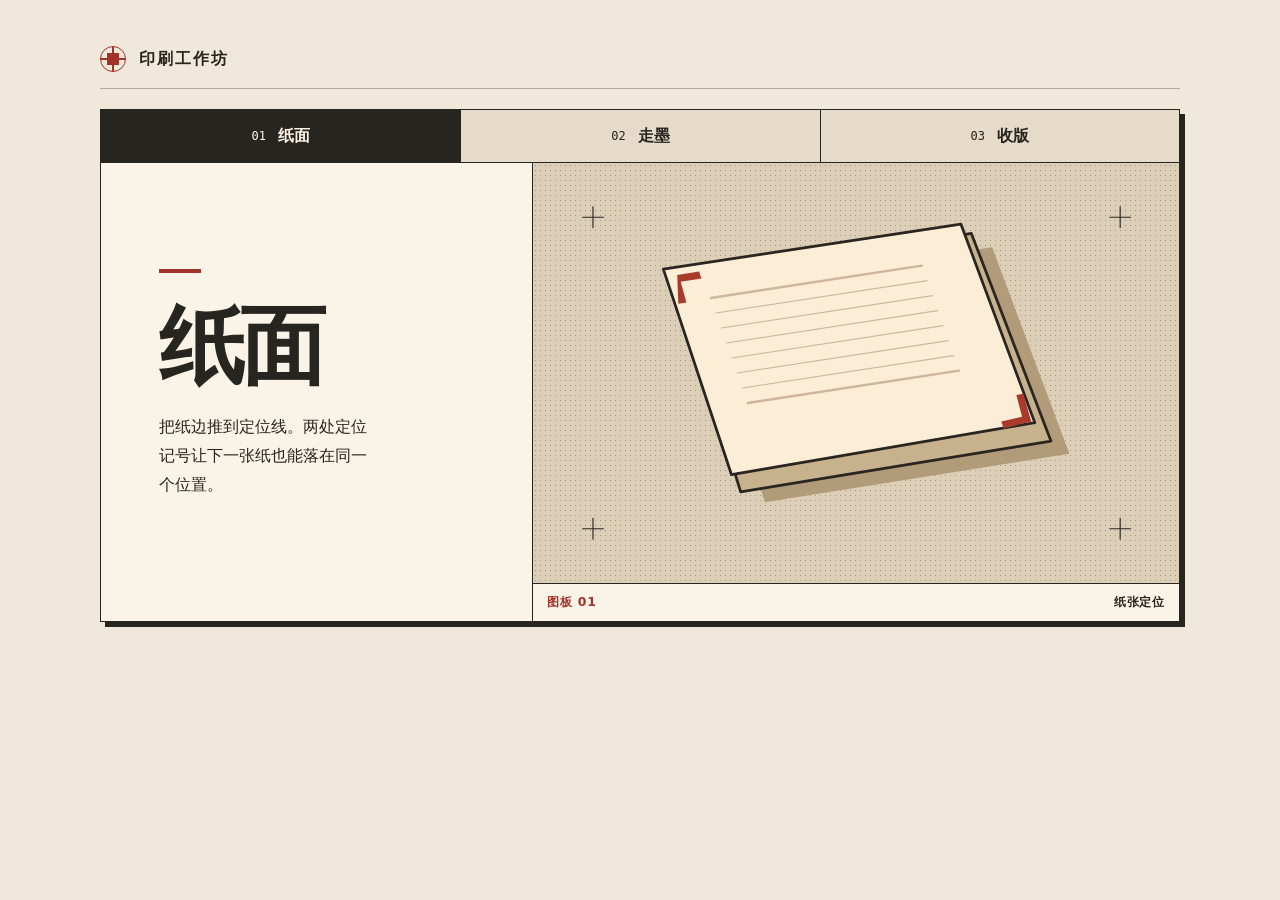
<file: docs/iterations/02/runs/baseline/03/index.html>
<!doctype html>
<html lang="zh-CN">
<head>
  <meta charset="utf-8">
  <meta name="viewport" content="width=device-width, initial-scale=1">
  <meta name="color-scheme" content="light">
  <title>纸上工序 · 印刷工作坊</title>
  <style>
    :root {
      --ink: #27251f;
      --paper: #f0e8da;
      --line: #b7aa98;
      --red: #a33328;
      --wash: #e6dac8;
      color: var(--ink);
      background: var(--paper);
      font-family: "Microsoft YaHei", "PingFang SC", system-ui, sans-serif;
    }
    *, *::before, *::after { box-sizing: border-box; }
    body { margin: 0; }
    main { width: min(1080px, calc(100% - 64px)); margin: 0 auto; padding: 46px 0 54px; }
    header {
      display: flex;
      align-items: center;
      gap: 13px;
      padding-bottom: 16px;
      border-bottom: 1px solid var(--line);
    }
    .mark {
      width: 26px;
      height: 26px;
      flex: 0 0 26px;
      background:
        linear-gradient(var(--red), var(--red)) center / 12px 12px no-repeat,
        linear-gradient(var(--red), var(--red)) center / 2px 100% no-repeat,
        linear-gradient(var(--red), var(--red)) center / 100% 2px no-repeat;
      border: 1px solid var(--red);
      border-radius: 50%;
    }
    .brand { font-size: 1rem; font-weight: 750; letter-spacing: .13em; }
    .panel {
      margin-top: 20px;
      border: 1px solid var(--ink);
      background: #faf3e7;
      box-shadow: 5px 5px 0 var(--ink);
    }
    .commands { display: grid; grid-template-columns: repeat(3, minmax(0, 1fr)); border-bottom: 1px solid var(--ink); }
    button {
      display: flex;
      justify-content: center;
      align-items: center;
      gap: 12px;
      min-width: 0;
      min-height: 52px;
      border: 0;
      border-radius: 0;
      color: var(--ink);
      background: var(--wash);
      font: inherit;
      font-weight: 700;
      padding: 6px 4px;
      cursor: pointer;
    }
    button + button { border-inline-start: 1px solid var(--ink); }
    button:hover { background: #fdf3e6; }
    button[aria-pressed="true"] { color: #fff5e8; background: var(--ink); }
    button:focus-visible { position: relative; z-index: 1; outline: 3px solid #db522e; outline-offset: -5px; }
    .digit { font: 500 .75rem ui-monospace, monospace; }
    .content { display: grid; grid-template-columns: minmax(0, 2fr) minmax(0, 3fr); }
    .copy { padding: clamp(24px, 4.5vw, 60px); align-self: center; }
    .copy::before { content: ""; display: block; width: 42px; height: 4px; background: var(--red); margin-bottom: 24px; }
    h1 { margin: 0; font-size: clamp(3.1rem, 7vw, 5.4rem); letter-spacing: -.05em; line-height: 1.14; }
    .description { max-width: 21ch; min-height: 6.35em; margin: 18px 0 0; font-size: 1rem; line-height: 1.8; }
    figure { display: grid; min-width: 0; margin: 0; border-inline-start: 1px solid var(--ink); }
    .stage {
      position: relative;
      align-self: stretch;
      min-width: 0;
      background-color: #ddcfb7;
      background-image: radial-gradient(#a5957f .7px, transparent .8px);
      background-size: 5px 5px;
      overflow: hidden;
      isolation: isolate;
    }
    canvas {
      display: block;
      inline-size: 100%;
      aspect-ratio: 560 / 364;
      transform-origin: 50% 55%;
      position: relative;
      z-index: 1;
      pointer-events: none;
    }
    .speed {
      position: absolute;
      inset: 0;
      pointer-events: none;
      z-index: 2;
      opacity: 0;
    }
    .speed::before, .speed::after {
      content: "";
      display: block;
      position: absolute;
      left: 7%;
      background: var(--red);
      clip-path: polygon(0 45%, 100% 0, 94% 100%);
      width: 12%;
      height: 3px;
      top: 38%;
    }
    .speed::after { width: 7%; left: 12%; top: 48%; }
    figcaption {
      display: flex;
      justify-content: space-between;
      gap: 12px;
      padding: 10px 14px;
      font-size: .78rem;
      font-weight: 650;
      letter-spacing: .06em;
      background: #faf3e7;
      border-top: 1px solid var(--ink);
    }
    .sample { color: var(--red); }
    .sr-only {
      position: absolute;
      width: 1px;
      height: 1px;
      padding: 0;
      margin: -1px;
      overflow: hidden;
      clip-path: inset(50%);
      white-space: nowrap;
    }
    @media (max-width: 650px) {
      main { width: calc(100% - 36px); padding-top: 22px; }
      .panel { margin-top: 16px; box-shadow: 4px 4px 0 var(--ink); }
      .content { grid-template-columns: minmax(0, 1fr); }
      .copy { padding: 24px 22px 19px; }
      .copy::before { margin-bottom: 13px; }
      .description { width: 100%; max-width: 26ch; min-height: 3.6em; margin-top: 9px; }
      figure { border-inline-start: 0; border-top: 1px solid var(--ink); }
      button { gap: 7px; }
    }
  </style>
</head>
<body>
  <main>
    <header>
      <span class="mark" aria-hidden="true"></span>
      <span class="brand">印刷工作坊</span>
    </header>
    <section class="panel" aria-labelledby="chapter-title">
      <nav class="commands" aria-label="工作坊章节">
        <button type="button" aria-pressed="true"><span class="digit" aria-hidden="true">01</span>纸面</button>
        <button type="button" aria-pressed="false"><span class="digit" aria-hidden="true">02</span>走墨</button>
        <button type="button" aria-pressed="false"><span class="digit" aria-hidden="true">03</span>收版</button>
      </nav>
      <div class="content">
        <div class="copy">
          <h1 id="chapter-title">纸面</h1>
          <p class="description">把纸边推到定位线。两处定位记号让下一张纸也能落在同一个位置。</p>
        </div>
        <figure>
          <div class="stage">
            <canvas width="560" height="364" role="img" aria-label="斜放的纸样以两处红色定位记号对齐"></canvas>
            <div class="speed" aria-hidden="true"></div>
          </div>
          <figcaption><span class="sample">图板 01</span><span class="caption">纸张定位</span></figcaption>
        </figure>
      </div>
      <p class="sr-only" role="status"></p>
    </section>
  </main>
  <script>
    const canvas = document.querySelector("canvas");
    const context = canvas.getContext("2d");
    const speedLines = document.querySelector(".speed");
    const title = document.querySelector("h1");
    const description = document.querySelector(".description");
    const caption = document.querySelector(".caption");
    const sample = document.querySelector(".sample");
    const commands = document.querySelector("nav");
    const buttons = Array.from(commands.querySelectorAll("button"));
    const announcement = document.querySelector('[role="status"]');
    const reducedMotion = matchMedia("(prefers-reduced-motion: reduce)");
    const palette = { ink: "#292621", red: "#aa3b2a", paper: "#fbedd6", shadow: "#b19b79" };
    const chapters = [
      {
        title: "纸面", description: "把纸边推到定位线。两处定位记号让下一张纸也能落在同一个位置。",
        caption: "纸张定位", illustration: "斜放的纸样以两处红色定位记号对齐", draw: drawPaper
      },
      {
        title: "走墨", description: "沿同一个方向匀速滚过印板，让宽窄不同的纹路都吃上薄薄一层墨。",
        caption: "滚筒布墨", illustration: "滚筒平推，留下有厚薄变化的红色墨带", draw: drawInk
      },
      {
        title: "收版", description: "捏住纸角慢慢揭开。等印纹晾干，再把这一批印样叠齐归档。",
        caption: "揭纸收样", illustration: "掀起的一角露出带有红色拱形纹样的印纸", draw: drawPrint
      }
    ];
    let current = 0;
    let visualBatch = [];

    function polygon(points, fill, stroke = palette.ink, width = 2.4) {
      context.beginPath();
      for (const [index, [x, y]] of points.entries()) {
        if (index === 0) context.moveTo(x, y);
        else context.lineTo(x, y);
      }
      context.closePath();
      context.fillStyle = fill;
      context.fill();
      if (stroke) {
        context.strokeStyle = stroke;
        context.lineWidth = width;
        context.stroke();
      }
    }

    function line(points, color = palette.ink, width = 2) {
      context.strokeStyle = color;
      context.lineWidth = width;
      context.beginPath();
      context.moveTo(...points[0]);
      for (const point of points.slice(1)) context.lineTo(...point);
      context.stroke();
    }

    function guides() {
      for (const [x, y] of [[52, 47], [509, 47], [52, 317], [509, 317]]) {
        line([[x - 9, y], [x + 9, y]], palette.ink, 1);
        line([[x, y - 9], [x, y + 9]], palette.ink, 1);
      }
    }

    function drawPaper() {
      polygon([[145, 112], [398, 73], [465, 252], [201, 294]], palette.shadow, null);
      polygon([[125, 105], [380, 61], [449, 241], [180, 285]], "#c8b18d");
      polygon([[113, 92], [371, 53], [435, 225], [172, 270]], palette.paper);
      for (let i = 0; i < 8; i++) {
        const y = 117 + i * 13;
        const x = 154 + i * 4.6;
        line([[x, y], [x + 183, y - 28]], "#cdb69b", i === 0 || i === 7 ? 2 : 1);
      }
      polygon([[125, 97], [144, 94], [146, 100], [128, 103], [133, 121], [126, 122]], palette.red, null);
      polygon([[406, 224], [424, 220], [419, 201], [425, 200], [432, 224], [408, 230]], palette.red, null);
    }

    function drawInk() {
      polygon([[103, 118], [366, 72], [475, 242], [191, 293]], palette.shadow, null);
      polygon([[94, 111], [355, 67], [460, 230], [180, 283]], palette.paper);
      polygon([[114, 130], [356, 87], [413, 174], [165, 218], [174, 206], [160, 209], [144, 192]], palette.red, null);
      for (let i = 0; i < 7; i++) {
        const x = 172 + i * 7;
        line([[x, 208 + i * 2], [x + 120 + i * 13, 186 - i * .8]], "#702f25", 1.8);
      }
      polygon([[153, 170], [398, 127], [415, 147], [411, 171], [170, 214], [155, 204], [146, 185]], "#312b25");
      polygon([[152, 169], [395, 126], [407, 137], [162, 181]], "#847361", null);
      polygon([[161, 181], [405, 138], [411, 153], [169, 196]], "#423830", null);
      polygon([[398, 129], [411, 140], [416, 157], [410, 172], [398, 170], [390, 150]], "#c5a479");
      line([[405, 153], [448, 147], [470, 114]], palette.ink, 5);
      polygon([[456, 112], [476, 79], [496, 90], [476, 124]], palette.red);
    }

    function drawPrint() {
      polygon([[118, 118], [374, 74], [457, 245], [193, 292]], palette.shadow, null);
      polygon([[105, 102], [360, 61], [444, 231], [178, 278]], "#694634");
      polygon([[107, 104], [358, 65], [426, 184], [427, 206], [179, 262]], palette.paper);
      context.save();
      context.translate(275, 163);
      context.transform(1, -.16, .44, .71, 0, 0);
      context.lineWidth = 12;
      context.strokeStyle = palette.red;
      for (const radius of [64, 45, 26]) {
        context.beginPath();
        context.arc(0, 6, radius, Math.PI, Math.PI * 2);
        context.stroke();
        line([[-radius, 6], [-radius, 27]], palette.red, 12);
        line([[radius, 6], [radius, 27]], palette.red, 12);
      }
      line([[-70, 46], [70, 46]], palette.red, 4);
      context.restore();
      polygon([[372, 219], [374, 192], [425, 184], [427, 206]], "#dabd98");
      line([[378, 193], [420, 186]], "#f8e7ca", 2);
    }

    function renderArt() {
      const scale = Math.min(devicePixelRatio || 1, 3);
      const width = Math.max(1, Math.round(canvas.clientWidth * scale));
      const height = Math.round(width * 364 / 560);
      canvas.width = width;
      canvas.height = height;
      context.setTransform(width / 560, 0, 0, height / 364, 0, 0);
      context.lineJoin = "round";
      context.lineCap = "round";
      guides();
      chapters[current].draw();
    }

    function stopReveal() {
      for (const animation of visualBatch) animation.cancel();
      visualBatch = [];
    }

    function reveal(direction) {
      const distance = direction * Math.min(54, canvas.clientWidth * .087);
      const plate = canvas.animate([
        { transform: `translateX(${distance}px) scale(1.12, .93) rotate(${direction * -4}deg)`, easing: "cubic-bezier(.22,.70,.26,1)" },
        { transform: `translateX(${distance * -.18}px) scale(.98, 1.02) rotate(${direction}deg)`, offset: .49, easing: "ease-out" },
        { transform: `translateX(${distance * .048}px) scale(1.012, .994)`, offset: .72 },
        { transform: "none" }
      ], { duration: 365 });
      const tail = speedLines.animate([
        { transform: `scaleX(${-direction})`, opacity: .9 },
        { transform: `translateX(${direction * -14}px) scaleX(${-direction})`, opacity: .63, offset: .28 },
        { transform: `translateX(${direction * -30}px) scaleX(${-direction})`, opacity: 0 }
      ], { duration: 174, easing: "ease-out" });
      visualBatch = [plate, tail];
    }

    function choose(index) {
      if (index === current) return;
      const direction = Math.sign(index - current);
      const chapter = chapters[index];
      stopReveal();
      current = index;
      title.textContent = chapter.title;
      description.textContent = chapter.description;
      caption.textContent = chapter.caption;
      sample.textContent = `图板 0${index + 1}`;
      canvas.setAttribute("aria-label", chapter.illustration);
      buttons.forEach((button, i) => button.setAttribute("aria-pressed", String(i === index)));
      announcement.textContent = `当前章节：${chapter.title}`;
      renderArt();
      if (!reducedMotion.matches) reveal(direction);
    }

    buttons.forEach((button, index) => button.addEventListener("click", () => choose(index)));
    commands.addEventListener("keydown", (event) => {
      const index = buttons.indexOf(event.target);
      if (index < 0 || event.altKey || event.metaKey || event.ctrlKey || event.shiftKey) return;
      let next;
      if (event.key === "ArrowLeft") next = Math.max(0, index - 1);
      else if (event.key === "ArrowRight") next = Math.min(buttons.length - 1, index + 1);
      else if (event.key === "Home") next = 0;
      else if (event.key === "End") next = buttons.length - 1;
      else return;
      event.preventDefault();
      buttons[next].focus();
      choose(next);
    });
    reducedMotion.addEventListener("change", (event) => {
      if (event.matches) stopReveal();
    });
    window.addEventListener("pagehide", stopReveal);
    new ResizeObserver(renderArt).observe(canvas);
    renderArt();
  </script>
</body>
</html>
</file>
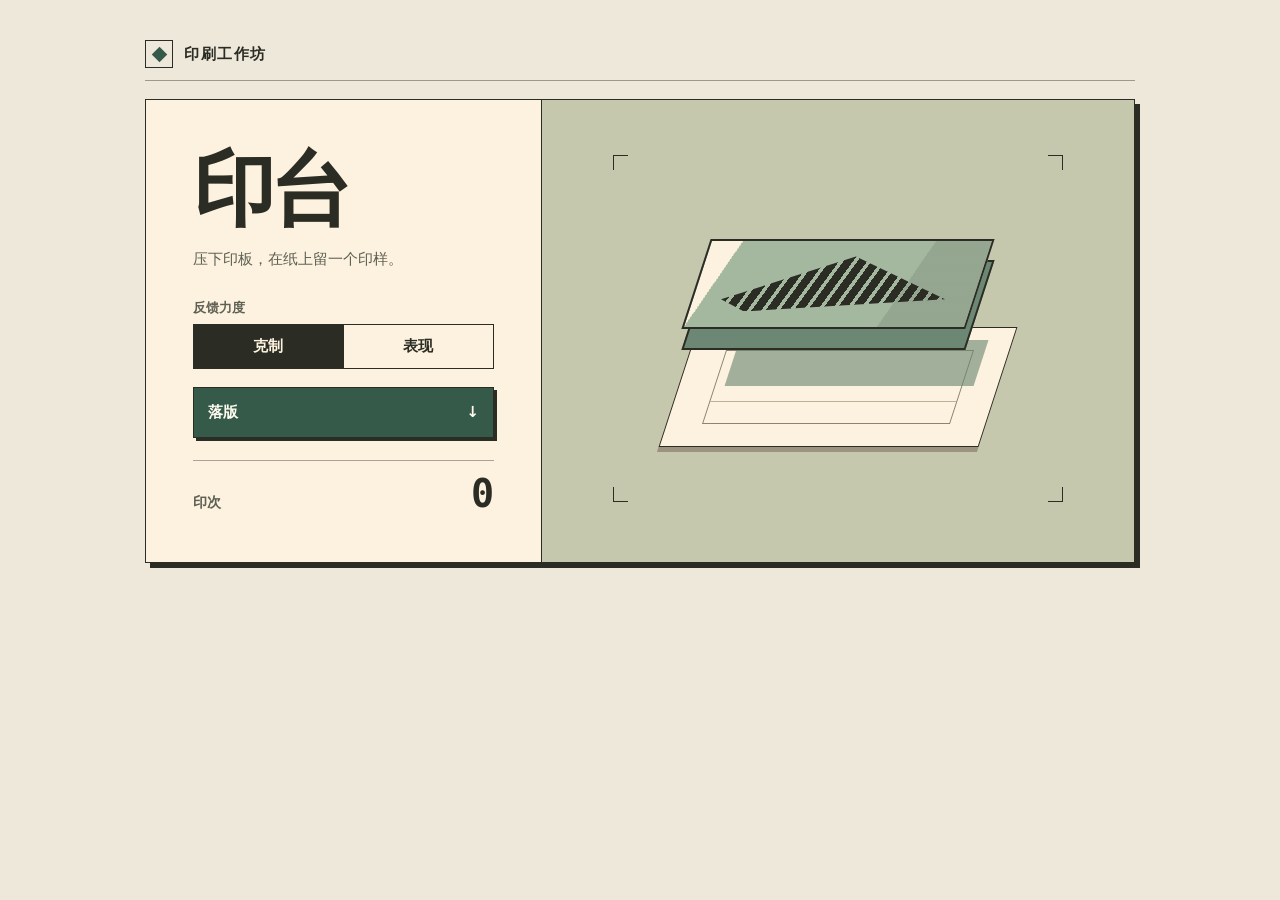
<file: docs/iterations/02/runs/baseline/04/index.html>
<!doctype html>
<html lang="zh-CN">
<head>
  <meta charset="utf-8">
  <meta name="viewport" content="width=device-width, initial-scale=1">
  <meta name="color-scheme" content="light">
  <title>落版 · 印刷工作坊</title>
  <style>
    :root {
      --surface: #eee8db;
      --paper: #fcf2df;
      --ink: #2b2c24;
      --soft: #5e6053;
      color: var(--ink);
      background: var(--surface);
      font-family: "Microsoft YaHei", "PingFang SC", system-ui, sans-serif;
    }
    *, *::before, *::after { box-sizing: border-box; }
    body { margin: 0; }
    main { width: min(990px, calc(100% - 64px)); margin: 0 auto; padding: 40px 0 50px; }
    header {
      display: flex;
      align-items: center;
      gap: 11px;
      padding-bottom: 12px;
      border-bottom: 1px solid #9d9989;
      font-size: .95rem;
      font-weight: 750;
      letter-spacing: .1em;
    }
    .symbol { display: grid; place-items: center; width: 28px; height: 28px; border: 1px solid var(--ink); }
    .symbol::before { content: ""; width: 11px; height: 11px; transform: rotate(45deg); background: var(--accent); }
    .workbench {
      display: grid;
      grid-template-columns: minmax(0, 2fr) minmax(0, 3fr);
      margin-top: 18px;
      border: 1px solid var(--ink);
      background: var(--paper);
      box-shadow: 5px 5px 0 var(--ink);
    }
    .controls {
      min-width: 0;
      padding: clamp(24px, 4vw, 47px);
      align-self: center;
    }
    h1 { margin: 0; font-size: clamp(3.1rem, 6.8vw, 5.1rem); font-weight: 800; line-height: 1.05; letter-spacing: -.06em; }
    .guide { margin: 14px 0 28px; color: var(--soft); font-size: .95rem; line-height: 1.6; }
    .picker legend { margin-bottom: 7px; padding: 0; color: var(--soft); font-size: .83rem; font-weight: 650; }
    .picker { border: 0; padding: 0; margin: 0 0 18px; min-width: 0; }
    .choices { display: grid; grid-template-columns: repeat(2, minmax(0, 1fr)); }
    button {
      min-height: 45px;
      border: 1px solid var(--ink);
      border-radius: 0;
      background: transparent;
      color: var(--ink);
      font: inherit;
      font-size: .95rem;
      font-weight: 720;
      touch-action: manipulation;
      cursor: pointer;
    }
    .choices button:nth-child(2) { border-inline-start: 0; }
    .choices button[aria-pressed="true"] { background: var(--ink); color: var(--paper); }
    .choices button[aria-pressed="false"]:hover { background: var(--surface); }
    button:focus-visible { position: relative; z-index: 1; outline: 3px solid #ac4a32; outline-offset: 3px; }
    .commit {
      display: flex;
      align-items: center;
      justify-content: space-between;
      width: 100%;
      min-height: 51px;
      padding: 10px 14px;
      background: var(--accent);
      color: #fffaf0;
      box-shadow: 3px 3px var(--ink);
    }
    .commit:hover { filter: brightness(1.13); }
    .counter {
      display: flex;
      align-items: baseline;
      justify-content: space-between;
      gap: 10px;
      margin: 22px 0 0;
      padding-top: 12px;
      border-top: 1px solid #a9a497;
      font-size: .9rem;
      font-weight: 700;
      color: var(--soft);
    }
    .total { font: 700 clamp(1.3rem, 5vw, 2.4rem) / 1.1 ui-monospace, monospace; color: var(--ink); }
    .bed {
      position: relative;
      display: grid;
      place-items: center;
      min-width: 0;
      min-height: 395px;
      border-inline-start: 1px solid var(--ink);
      background-color: var(--stage);
      background-image:
        linear-gradient(90deg, transparent 49%, #26271920 50%, transparent 51%),
        linear-gradient(transparent 49%, #26271920 50%, transparent 51%);
      background-size: 24px 24px;
      overflow: hidden;
      isolation: isolate;
      pointer-events: none;
    }
    .register {
      position: absolute;
      inset: 12% 12% 13%;
      background:
        linear-gradient(var(--ink), var(--ink)) 0 0 / 15px 1px no-repeat,
        linear-gradient(var(--ink), var(--ink)) 0 0 / 1px 15px no-repeat,
        linear-gradient(var(--ink), var(--ink)) 100% 0 / 15px 1px no-repeat,
        linear-gradient(var(--ink), var(--ink)) 100% 0 / 1px 15px no-repeat,
        linear-gradient(var(--ink), var(--ink)) 0 100% / 15px 1px no-repeat,
        linear-gradient(var(--ink), var(--ink)) 0 100% / 1px 15px no-repeat,
        linear-gradient(var(--ink), var(--ink)) 100% 100% / 15px 1px no-repeat,
        linear-gradient(var(--ink), var(--ink)) 100% 100% / 1px 15px no-repeat;
    }
    .paper, .shadow {
      position: absolute;
      left: 23%;
      right: 23%;
      bottom: 25%;
      height: 26%;
      transform: skewX(-18deg);
      border: 1px solid var(--ink);
    }
    .shadow {
      left: 32%;
      right: 26%;
      bottom: 38%;
      height: 10%;
      border: 0;
      opacity: .62;
      background: var(--side);
      transform-origin: 50% 50%;
    }
    .paper { background: var(--paper); box-shadow: 0 5px 0 #9b927f; }
    .paper::before {
      content: "";
      position: absolute;
      inset: 19% 11%;
      border: 1px solid #8a8470;
      background: linear-gradient(transparent 69%, #b3a58d 70%, transparent 71%);
    }
    .impression {
      position: absolute;
      left: 22%;
      bottom: 21%;
      width: 50%;
      height: 25%;
      background: repeating-linear-gradient(112deg, var(--accent) 0 8px, transparent 8px 11px);
      clip-path: polygon(0 80%, 58% 0, 100% 67%, 12% 100%);
    }
    .block {
      position: absolute;
      left: 26%;
      right: 26%;
      bottom: 46%;
      height: 24%;
      transform-origin: center bottom;
      transform: none;
    }
    .side, .top {
      position: absolute;
      inset: 0;
      border: var(--stroke) solid var(--ink);
      transform: skewX(-18deg);
    }
    .side { top: 19%; background: var(--side); }
    .top {
      bottom: 19%;
      background:
        linear-gradient(110deg, transparent 72%, #2b2c2420 72%),
        linear-gradient(110deg, var(--paper) 10%, transparent 10%), var(--face);
    }
    .top::after {
      content: "";
      position: absolute;
      inset: 18% 10%;
      background: repeating-linear-gradient(112deg, var(--ink) 0 9px, transparent 9px 13px);
      clip-path: polygon(0 78%, 54% 0, 100% 78%, 12% 100%);
    }
    .effects {
      position: absolute;
      left: 13%;
      right: 13%;
      bottom: 41%;
      height: 9%;
    }
    .wedge {
      position: absolute;
      width: 12%;
      height: 49%;
      transform-origin: right center;
      clip-path: polygon(0 6%, 100% 96%, 47% 77%);
      background: var(--impact);
      opacity: 0;
    }
    .wedge:nth-child(1) { left: 1%; top: 10%; rotate: 4deg; }
    .wedge:nth-child(2) { left: 0; top: 59%; rotate: -33deg; }
    .wedge:nth-child(3) { right: 2%; top: 10%; scale: -1 1; rotate: -3deg; }
    .wedge:nth-child(4) { right: 0; top: 59%; scale: -1 1; rotate: 33deg; }
    @media (max-width: 680px) {
      main { width: calc(100% - 36px); padding-top: 19px; }
      .workbench { grid-template-columns: minmax(0, 1fr); margin-top: 14px; box-shadow: 4px 4px var(--ink); }
      .controls { padding: 21px 23px; }
      .guide { margin: 10px 0 16px; }
      .picker { margin-bottom: 12px; }
      .counter { margin-top: 16px; padding-top: 10px; }
      .bed { border-inline-start: 0; border-top: 1px solid var(--ink); min-height: clamp(238px, 64vw, 350px); }
    }
  </style>
</head>
<body>
  <main>
    <header><span class="symbol" aria-hidden="true"></span>印刷工作坊</header>
    <section class="workbench" aria-labelledby="title">
      <div class="controls">
        <h1 id="title">印台</h1>
        <p class="guide">压下印板，在纸上留一个印样。</p>
        <fieldset class="picker">
          <legend>反馈力度</legend>
          <div class="choices">
            <button type="button" aria-pressed="true" data-profile="restrained">克制</button>
            <button type="button" aria-pressed="false" data-profile="expressive">表现</button>
          </div>
        </fieldset>
        <button type="button" class="commit">落版 <span aria-hidden="true">↓</span></button>
        <p class="counter" role="status" aria-atomic="true"><span>印次</span><span class="total">0</span></p>
      </div>
      <div class="bed" aria-hidden="true">
        <div class="register"></div>
        <div class="paper"><div class="impression" hidden></div></div>
        <div class="shadow"></div>
        <div class="effects"><i class="wedge"></i><i class="wedge"></i><i class="wedge"></i><i class="wedge"></i></div>
        <div class="block"><div class="side"></div><div class="top"></div></div>
      </div>
    </section>
  </main>
  <script>
    const profiles = {
      restrained: {
        colors: { stage: "#c6c8ad", accent: "#365a49", face: "#a4b8a0", side: "#6c8773", impact: "#365a49" },
        stroke: 2,
        lift: .065,
        squash: .86,
        width: 1.08,
        rebound: .026,
        duration: 313,
        wedges: [0, 2],
        spread: 13
      },
      expressive: {
        colors: { stage: "#d8b897", accent: "#8b3626", face: "#e3aa76", side: "#ad6042", impact: "#992e28" },
        stroke: 3,
        lift: .145,
        squash: .65,
        width: 1.22,
        rebound: .058,
        duration: 462,
        wedges: [0, 1, 2, 3],
        spread: 25
      }
    };
    const root = document.documentElement;
    const press = document.querySelector(".commit");
    const total = document.querySelector(".total");
    const bed = document.querySelector(".bed");
    const block = document.querySelector(".block");
    const shadow = document.querySelector(".shadow");
    const impression = document.querySelector(".impression");
    const wedges = Array.from(document.querySelectorAll(".wedge"));
    const choices = Array.from(document.querySelectorAll("[data-profile]"));
    const reducedMotion = matchMedia("(prefers-reduced-motion: reduce)");
    let currentProfile;
    let impressions = 0;
    let visualBatch = [];

    function stopImpact() {
      for (const animation of visualBatch) animation.cancel();
      visualBatch = [];
    }

    function setProfile(key) {
      if (key === currentProfile) return;
      stopImpact();
      currentProfile = key;
      const { colors, stroke } = profiles[currentProfile];
      for (const [property, value] of Object.entries(colors)) root.style.setProperty(`--${property}`, value);
      root.style.setProperty("--stroke", `${stroke}px`);
      for (const button of choices) {
        button.setAttribute("aria-pressed", String(button.dataset.profile === key));
      }
    }

    function playImpact(profile) {
      const size = bed.clientHeight;
      const contact = size * .05;
      const lift = size * profile.lift;
      const rebound = size * profile.rebound;
      const hit = .375;
      const settle = .64;
      const pose = (y, width, height) => `translateY(${y}px) scale(${width}, ${height})`;
      visualBatch.push(block.animate([
        { offset: 0, transform: "none", easing: "ease-out" },
        { offset: .17, transform: pose(-lift, .986, 1.052), easing: "cubic-bezier(.58,.02,.89,.39)" },
        { offset: hit - .045, transform: pose(contact * .8, .966, 1.075), easing: "ease-out" },
        { offset: hit, transform: pose(contact, profile.width, profile.squash), easing: "cubic-bezier(.22,.57,.44,1)" },
        { offset: hit + .055, transform: pose(contact, profile.width * .982, profile.squash * 1.017), easing: "ease-out" },
        { offset: settle, transform: pose(-rebound, .985, 1.036), easing: "ease-in-out" },
        { offset: .84, transform: pose(rebound * .19, 1.006, .993), easing: "ease-out" },
        { offset: 1, transform: "none" }
      ], profile.duration));
      visualBatch.push(shadow.animate([
        { offset: 0, opacity: .62, transform: "skewX(-18deg)" },
        { offset: .17, opacity: .29, transform: "skewX(-18deg) scaleX(.82)" },
        { offset: hit, opacity: .93, transform: "skewX(-18deg) scaleX(1.13)" },
        { offset: settle, opacity: .57, transform: "skewX(-18deg) scaleX(.97)" },
        { offset: 1, opacity: .62, transform: "skewX(-18deg)" }
      ], profile.duration));
      for (const index of profile.wedges) {
        const direction = index < 2 ? -1 : 1;
        const distance = direction * profile.spread;
        visualBatch.push(wedges[index].animate([
          { opacity: .98, transform: "translateX(0) scale(.75, 1)" },
          { opacity: .94, transform: `translateX(${distance * .24}px) scale(1.06, .86)`, offset: .18 },
          { opacity: 0, transform: `translateX(${distance}px) scale(0, .1)` }
        ], {
          delay: profile.duration * hit,
          duration: profile.duration * .52,
          easing: "cubic-bezier(.22,.48,.48,1)"
        }));
      }
    }

    press.addEventListener("click", () => {
      impressions += 1;
      total.textContent = String(impressions);
      impression.hidden = false;
      stopImpact();
      if (!reducedMotion.matches) playImpact(profiles[currentProfile]);
    });
    for (const button of choices) {
      button.addEventListener("click", () => setProfile(button.dataset.profile));
    }
    reducedMotion.addEventListener("change", (event) => {
      if (event.matches) stopImpact();
    });
    window.addEventListener("pagehide", stopImpact);
    setProfile("restrained");
  </script>
</body>
</html>
</file>
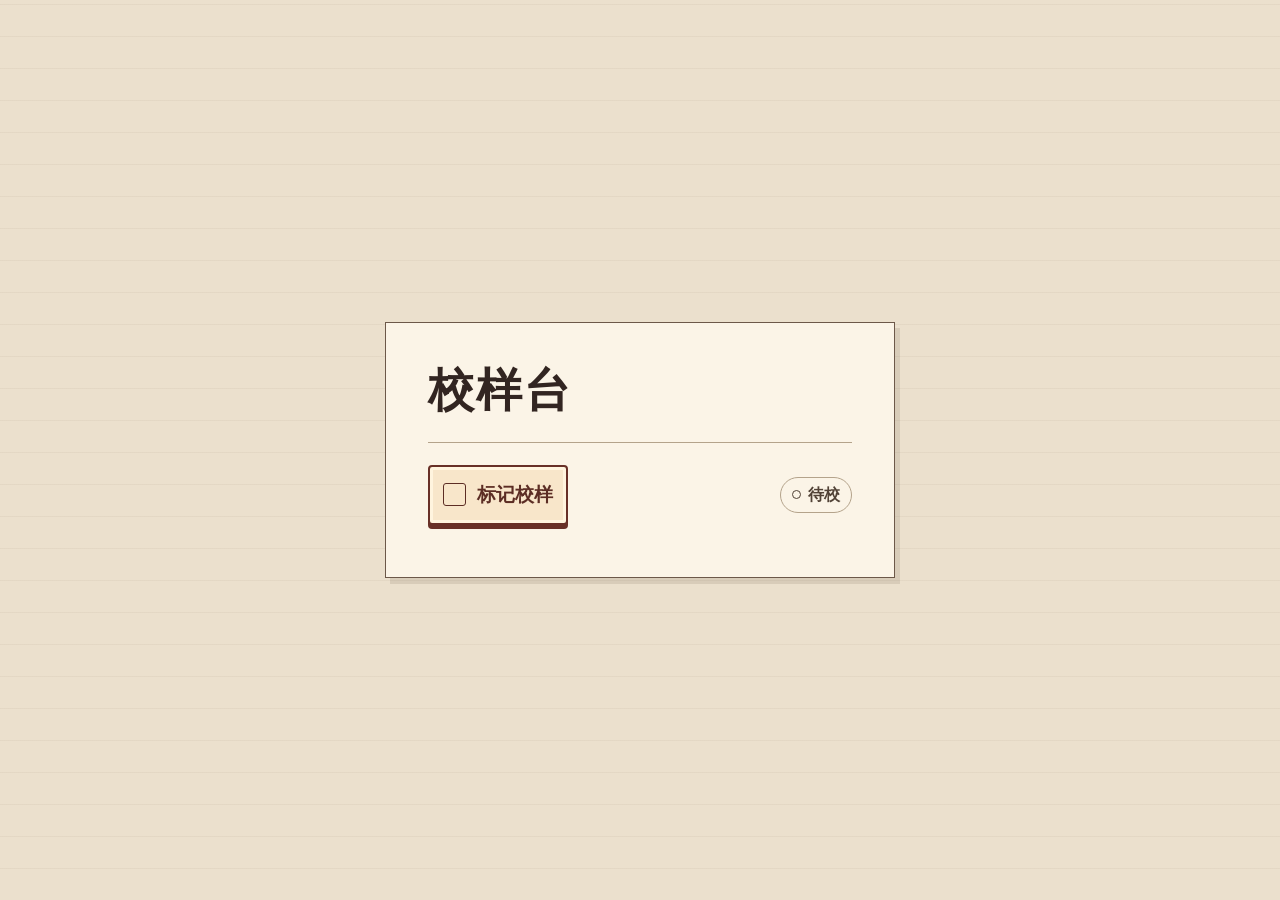
<file: docs/iterations/02/runs/round-1/01/index.html>
<!doctype html>
<html lang="zh-CN">
<head>
  <meta charset="utf-8">
  <meta name="viewport" content="width=device-width, initial-scale=1">
  <meta name="color-scheme" content="light">
  <title>校样台 · 标记校样</title>
  <style>
    :root {
      font: 16px/1.5 system-ui, "Microsoft YaHei", sans-serif;
      color: #322521;
      background: #ebe0cd;
      --paper: #fbf4e7;
      --ink: #91372c;
    }

    * { box-sizing: border-box; }

    body {
      margin: 0;
      min-height: 100svh;
      padding: 22px;
      display: grid;
      place-items: center;
      background: repeating-linear-gradient(0deg, transparent 0 31px, #84735a13 31px 32px);
    }

    main {
      width: min(100%, 510px);
      padding: clamp(24px, 6vw, 42px);
      border: 1px solid #6c5849;
      box-shadow: 5px 6px 0 #4e392d1f;
      background: var(--paper);
    }

    h1 {
      margin: 0;
      font: 750 clamp(30px, 6vw, 46px)/1.15 "Songti SC", SimSun, serif;
      letter-spacing: .04em;
    }

    .control-row {
      display: flex;
      align-items: center;
      justify-content: space-between;
      gap: 20px;
      margin-top: 24px;
      padding: 22px 0 10px;
      border-top: 1px solid #b4a38b;
      isolation: isolate;
    }

    .stamp {
      position: relative;
      flex: 0 1 auto;
      min-height: 60px;
      padding: 0 15px;
      border: 0;
      border-radius: 4px;
      background: none;
      color: #5c2d24;
      cursor: pointer;
      touch-action: manipulation;
      user-select: none;
      -webkit-tap-highlight-color: transparent;
    }

    .stamp:focus-visible {
      outline: 2px solid #482c23;
      outline-offset: 7px;
    }

    .stamp-face {
      position: absolute;
      z-index: -1;
      inset: 0;
      border: 2px solid #683027;
      border-radius: inherit;
      background: #f8e6ca;
      box-shadow: inset 0 0 0 3px #fff4de, 0 4px 0 #683027;
      transform-origin: 60% 95%;
      transition: transform 110ms cubic-bezier(.21,.8,.25,1);
      pointer-events: none;
    }

    .stamp[aria-checked="true"] { color: #fff8eb; }

    .stamp[aria-checked="true"] .stamp-face {
      background: var(--ink);
      box-shadow: inset 0 0 0 3px #ffffff28, 0 4px 0 #552720;
    }

    .stamp[data-pressed] .stamp-face { transform: scale(1.07, .81); }
    .stamp[data-impact] .stamp-face { transition: none; }

    .stamp-label {
      display: flex;
      align-items: center;
      gap: 11px;
      position: relative;
      transform: translateY(0);
      transition: transform 110ms ease-out;
      font: 700 clamp(17px, 4vw, 19px)/1 system-ui, "Microsoft YaHei", sans-serif;
      white-space: nowrap;
    }

    .stamp[data-pressed] .stamp-label { transform: translateY(4px); }

    .stamp-glyph {
      display: grid;
      place-items: center;
      width: 23px;
      height: 23px;
      border: 1.5px solid currentColor;
      border-radius: 3px;
    }

    .stamp[aria-checked="true"] .stamp-glyph::before {
      content: "";
      width: 9px;
      height: 5px;
      border: solid currentColor;
      border-width: 0 0 2px 2px;
      transform: translateY(-1px) rotate(-48deg);
    }

    .burst {
      position: absolute;
      pointer-events: none;
      z-index: -2;
      right: -27px;
      bottom: -22px;
      width: 91px;
      height: 85px;
      opacity: 0;
      transform-origin: 44% 50%;
      background: #ba513e;
      clip-path: polygon(31% 32%, 45% 0, 53% 31%, 80% 10%, 71% 39%, 98% 34%, 80% 51%, 100% 64%, 72% 65%, 77% 84%, 55% 74%, 43% 100%, 37% 73%, 21% 83%, 31% 57%, 7% 47%);
    }

    .status {
      flex: none;
      position: relative;
      display: inline-flex;
      align-items: center;
      gap: 7px;
      border: 1px solid #b4a38b;
      border-radius: 50px;
      padding: 5px 11px;
      color: #514236;
      background: var(--paper);
      font-weight: 650;
      white-space: nowrap;
    }

    .status::before {
      content: "";
      width: 7px;
      height: 7px;
      border: 1px solid currentColor;
      border-radius: 50%;
    }

    .stamp[aria-checked="true"] + .status { color: #843123; border-color: #b47760; }
    .stamp[aria-checked="true"] + .status::before { background: currentColor; }

    @media (prefers-reduced-motion: reduce) {
      .stamp-face, .stamp-label { transform: none !important; transition: none; }
      .burst { display: none; }
    }
  </style>
</head>
<body>
  <main>
    <h1>校样台</h1>
    <div class="control-row">
      <button class="stamp" type="button" role="switch" aria-checked="false">
        <span class="burst" aria-hidden="true"></span>
        <span class="stamp-face" aria-hidden="true"></span>
        <span class="stamp-label"><span class="stamp-glyph" aria-hidden="true"></span>标记校样</span>
      </button>
      <output class="status" role="status">待校</output>
    </div>
  </main>

  <script>
    const stamp = document.querySelector('.stamp');
    const face = stamp.querySelector('.stamp-face');
    const burst = stamp.querySelector('.burst');
    const status = document.querySelector('.status');
    const preference = matchMedia('(prefers-reduced-motion: reduce)');
    let checked = false;
    let pointer = null;
    let blockedPointer = null;
    let keyboardPress = false;
    let animations = [];

    function clearAnimations() {
      for (const animation of animations) animation.cancel();
      animations = [];
      stamp.removeAttribute('data-impact');
    }

    function showPress() {
      const pointerPress = pointer?.inside && pointer.visual;
      stamp.toggleAttribute('data-pressed', !preference.matches && Boolean(pointerPress || keyboardPress));
    }

    function animateFace(frames, timing) {
      stamp.setAttribute('data-impact', '');
      const animation = face.animate(frames, timing);
      animations.push(animation);
      animation.onfinish = () => {
        if (animations.includes(animation)) stamp.removeAttribute('data-impact');
      };
    }

    function insideButton(event) {
      const rect = stamp.getBoundingClientRect();
      return event.clientX >= rect.left && event.clientX <= rect.right &&
        event.clientY >= rect.top && event.clientY <= rect.bottom;
    }

    function finishPointer(event, cancel = false) {
      if (pointer?.id !== event.pointerId) return;
      if (cancel || !insideButton(event)) blockedPointer = pointer.id;
      pointer = null;
      showPress();
    }

    stamp.addEventListener('pointerdown', event => {
      if (!event.isPrimary || event.button !== 0 || pointer) return;
      blockedPointer = null;
      clearAnimations();
      pointer = { id: event.pointerId, inside: true, visual: !preference.matches };
      showPress();
    });

    window.addEventListener('pointermove', event => {
      if (pointer?.id !== event.pointerId) return;
      pointer.inside = insideButton(event);
      showPress();
    }, true);

    window.addEventListener('pointerup', event => finishPointer(event), true);
    window.addEventListener('pointercancel', event => finishPointer(event, true), true);

    function resetInput() {
      if (pointer) blockedPointer = pointer.id;
      pointer = null;
      keyboardPress = false;
      showPress();
      clearAnimations();
    }

    window.addEventListener('blur', resetInput);
    stamp.addEventListener('blur', resetInput);
    preference.addEventListener('change', () => {
      if (pointer) pointer.visual = false;
      keyboardPress = false;
      showPress();
      clearAnimations();
    });

    stamp.addEventListener('keydown', event => {
      if (event.key === ' ' && !event.repeat) {
        clearAnimations();
        keyboardPress = true;
        showPress();
      }
    });

    stamp.addEventListener('keyup', event => {
      if (event.key === ' ') {
        keyboardPress = false;
        showPress();
      }
    });

    stamp.addEventListener('click', event => {
      if (event.detail > 0 && blockedPointer !== null &&
          (event.pointerId === undefined || event.pointerId === blockedPointer)) return;

      checked = !checked;
      stamp.setAttribute('aria-checked', String(checked));
      status.value = checked ? '已校' : '待校';
      clearAnimations();
      if (preference.matches) return;

      if (!checked) {
        animateFace([
          { transform: 'scale(1.026, .94)' },
          { transform: 'scale(1)' }
        ], { duration: 155, easing: 'cubic-bezier(.18,.7,.25,1)' });
        return;
      }

      animateFace([
        { transform: 'scale(1.04, .89)', offset: 0, easing: 'ease-in' },
        { transform: 'scale(1.11, .74)', offset: .18 },
        { transform: 'scale(1.11, .74)', offset: .27, easing: 'cubic-bezier(.13,.79,.31,1)' },
        { transform: 'scale(.984, 1.055)', offset: .49, easing: 'ease-out' },
        { transform: 'scale(1)', offset: 1 }
      ], 252);

      animations.push(burst.animate([
        { opacity: 0, transform: 'scale(.62)', offset: 0 },
        { opacity: 0, transform: 'scale(.62)', offset: .13 },
        { opacity: 1, transform: 'scale(1)', offset: .18, easing: 'steps(1, end)' },
        { opacity: 1, transform: 'scale(1.06)', offset: .36, easing: 'ease-out' },
        { opacity: 0, transform: 'scale(1.17, .84)', offset: 1 }
      ], 252));
    });
  </script>
</body>
</html>
</file>
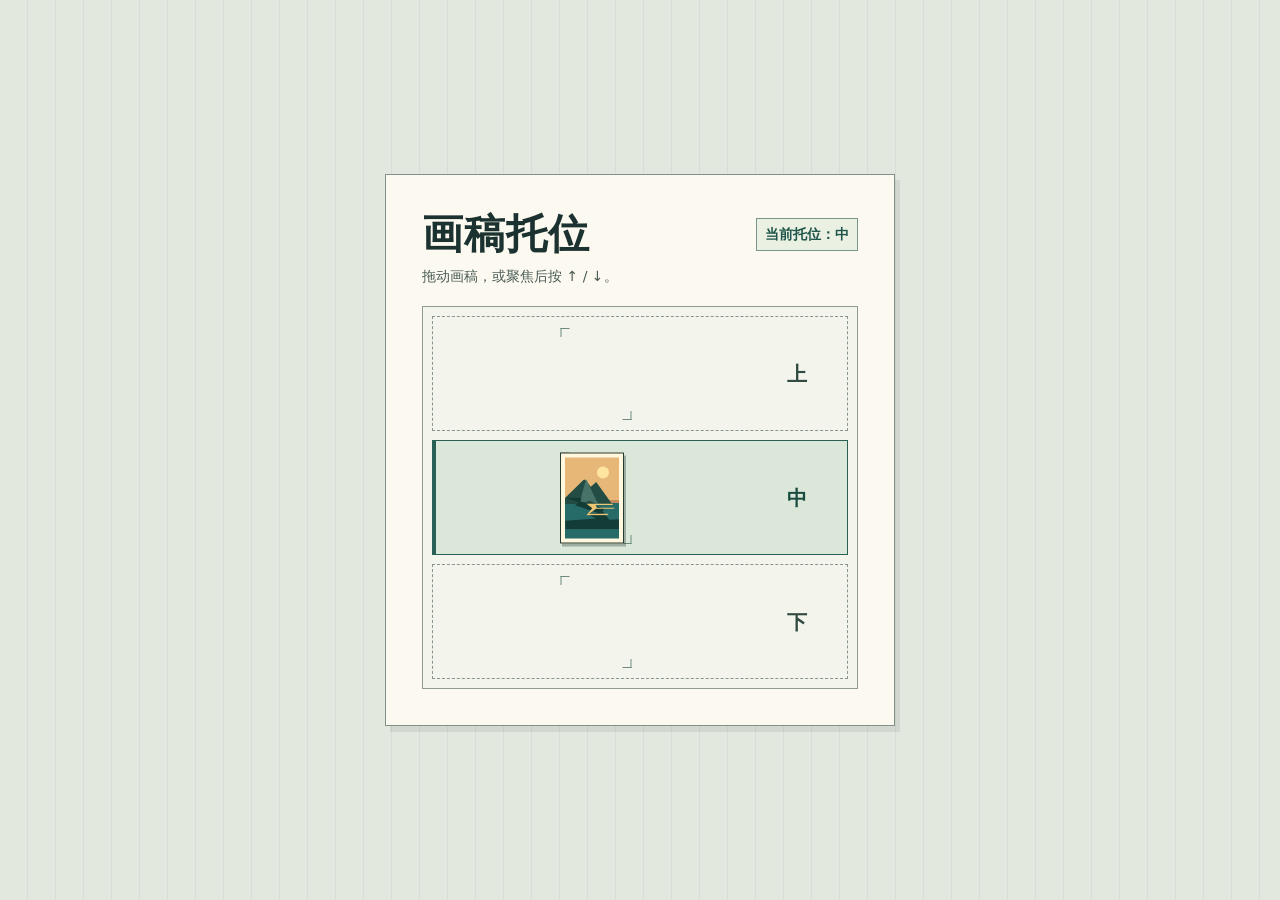
<file: docs/iterations/02/runs/round-1/02/index.html>
<!doctype html>
<html lang="zh-CN">
<head>
  <meta charset="utf-8">
  <meta name="viewport" content="width=device-width, initial-scale=1">
  <meta name="color-scheme" content="light">
  <title>画稿托位</title>
  <style>
    :root {
      font: 16px/1.45 system-ui, "Microsoft YaHei", sans-serif;
      color: #1c3230;
      background: #e3e8df;
      --green: #286056;
      --board: #f3f4eb;
      --card-height: 91px;
      --card-width: 64px;
    }

    * { box-sizing: border-box; }

    body {
      margin: 0;
      min-height: 100svh;
      display: grid;
      place-items: center;
      padding: 19px;
      background-image: repeating-linear-gradient(90deg, transparent 0 27px, #233c3110 27px 28px);
    }

    main {
      width: min(100%, 510px);
      padding: clamp(20px, 5vw, 36px);
      background: #fcfaf0;
      border: 1px solid #829187;
      box-shadow: 5px 6px 0 #233c3117;
    }

    .heading {
      display: flex;
      align-items: center;
      justify-content: space-between;
      gap: 8px;
    }

    h1 {
      margin: 0;
      font: 750 clamp(27px, 5.6vw, 41px)/1.15 "Songti SC", SimSun, serif;
      letter-spacing: .025em;
    }

    .status {
      padding: 5px 8px;
      border: 1px solid #779588;
      color: #1f554a;
      background: #eaf0e2;
      font-size: 14px;
      font-weight: 700;
      white-space: nowrap;
    }

    .instructions {
      margin: 8px 0 20px;
      color: #495b53;
      font-size: 14px;
    }

    .board {
      position: relative;
      display: grid;
      gap: 9px;
      padding: 9px;
      border: 1px solid #8c9c91;
      background: var(--board);
      isolation: isolate;
      --track-x: 39%;
    }

    .tray {
      position: relative;
      display: flex;
      align-items: center;
      justify-content: flex-end;
      padding: 0 clamp(16px, 6vw, 40px);
      min-height: 115px;
      border: 1px dashed #87958a;
      background: transparent;
      color: #314a41;
      font: 700 20px/1 system-ui, "Microsoft YaHei", sans-serif;
      cursor: pointer;
      touch-action: manipulation;
    }

    .tray[aria-pressed="true"] {
      border: 1px solid var(--green);
      color: #194b40;
      background: #dbe7d9;
      box-shadow: inset 3px 0 0 var(--green);
    }

    .tray[data-preview] {
      border-style: solid;
      outline: 2px solid #ab5528;
      outline-offset: -3px;
    }

    .tray:focus-visible, .art:focus-visible {
      outline: 2px solid #0b4e42;
      outline-offset: 3px;
    }

    .tray::before {
      content: "";
      position: absolute;
      height: 92px;
      width: 71px;
      left: calc((var(--track-x) * 1.035) - 4px);
      top: 50%;
      transform: translate(-50%, -50%);
      background:
        linear-gradient(#6c8b7c 0 0) 0 0 / 9px 1px,
        linear-gradient(#6c8b7c 0 0) 0 0 / 1px 9px,
        linear-gradient(#6c8b7c 0 0) 100% 100% / 9px 1px,
        linear-gradient(#6c8b7c 0 0) 100% 100% / 1px 9px;
      background-repeat: no-repeat;
      pointer-events: none;
    }

    .art {
      position: absolute;
      z-index: 2;
      left: var(--track-x);
      top: var(--position, 50%);
      width: var(--card-width);
      height: var(--card-height);
      transform: translate(-50%, -50%);
      cursor: grab;
      touch-action: none;
      user-select: none;
      outline-offset: 4px;
    }

    .art[data-dragging] { cursor: grabbing; }

    .art-face {
      width: 100%;
      height: 100%;
      padding: 4px;
      border: 1px solid #263b2e;
      box-shadow: 2px 3px 0 #24383054;
      background: #fff7de;
      pointer-events: none;
      transform: scale(var(--cross, 1), var(--along, 1));
      transform-origin: 50% var(--leading, 50%);
    }

    .art-picture {
      position: relative;
      isolation: isolate;
      overflow: hidden;
      width: 100%;
      height: 100%;
      background: linear-gradient(180deg, #e6b777 0 52%, #c68b5d 52% 56%, #276b69 56% 100%);
    }

    .art-picture i { position: absolute; display: block; }

    .sun { left: 59%; top: 12%; width: 22%; aspect-ratio: 1; border-radius: 50%; background: #ffe4a0; }
    .mountain { inset: 27% 13% 42% -12%; background: #234c44; clip-path: polygon(0 100%, 48% 0, 60% 31%, 70% 12%, 100% 100%); }
    .face-light { inset: 27% 39% 42% 26%; background: #477368; clip-path: polygon(36% 0, 100% 100%, 54% 86%, 0 100%); }
    .shore { inset: 50% 0 11%; background: #143c37; clip-path: polygon(0 0, 25% 15%, 18% 24%, 60% 48%, 39% 49%, 57% 66%, 0 73%, 0 100%, 100% 100%, 100% 68%, 82% 70%, 69% 43%, 73% 35%, 28% 11%, 30% 0); }
    .glint { inset: 57% 8% 22% 39%; background: #efc574; clip-path: polygon(0 0, 91% 0, 93% 10%, 33% 10%, 37% 26%, 100% 26%, 95% 31%, 34% 31%, 10% 61%, 78% 61%, 72% 69%, 0 69%, 21% 28%); }

    .ink {
      position: absolute;
      z-index: 1;
      inset: 0 auto 0 var(--track-x);
      width: 114px;
      transform: translateX(-50%);
      overflow: hidden;
      pointer-events: none;
    }

    .ink-mark {
      position: absolute;
      left: 0;
      width: 100%;
      opacity: 1;
      color: #245b4e;
      pointer-events: none;
    }

    .ink-mark::before, .ink-mark::after {
      content: "";
      position: absolute;
      top: 0;
      height: 100%;
      background: currentColor;
      clip-path: polygon(0 100%, 3% 53%, 79% 0, 100% 9%, 70% 42%);
    }

    .ink-mark::before { left: 18%; width: 10px; }
    .ink-mark::after { right: 14%; top: 14%; width: 7px; height: 71%; }
    .ink-mark[data-direction="down"]::before, .ink-mark[data-direction="down"]::after { transform: scaleY(-1); }
    .ink-mark[data-kind="release"] { color: #ab5528; }

    @media (prefers-reduced-motion: reduce) {
      .art-face { transform: none !important; }
      .ink { display: none; }
    }
  </style>
</head>
<body>
  <main>
    <div class="heading">
      <h1>画稿托位</h1>
      <output class="status" role="status">当前托位：中</output>
    </div>
    <p class="instructions" id="instructions">拖动画稿，或聚焦后按 ↑ / ↓。</p>
    <div class="board">
      <div class="art" tabindex="0" role="slider" aria-label="画稿位置" aria-describedby="instructions"
        aria-orientation="vertical" aria-keyshortcuts="ArrowUp ArrowDown" aria-valuemin="1" aria-valuemax="3"
        aria-valuenow="2" aria-valuetext="中">
        <div class="art-face" aria-hidden="true">
          <div class="art-picture">
            <i class="sun"></i><i class="mountain"></i><i class="face-light"></i><i class="shore"></i><i class="glint"></i>
          </div>
        </div>
      </div>
      <button type="button" class="tray" aria-pressed="false">上</button>
      <button type="button" class="tray" aria-pressed="true">中</button>
      <button type="button" class="tray" aria-pressed="false">下</button>
      <div class="ink" aria-hidden="true"></div>
    </div>
  </main>
  <script>
    const board = document.querySelector('.board');
    const art = document.querySelector('.art');
    const face = art.querySelector('.art-face');
    const status = document.querySelector('.status');
    const trays = Array.from(board.querySelectorAll('.tray'));
    const ink = document.querySelector('.ink');
    const preference = matchMedia('(prefers-reduced-motion: reduce)');
    const tuning = { inkThreshold: 520, releaseThreshold: 720, releaseWindow: 70, inkLimit: 7 };
    const clamp = (value, min, max) => Math.max(min, Math.min(max, value));

    let committed = 1;
    let position = 0;
    let centers = [];
    let drag = null;
    let frame = 0;
    let landing = null;

    function setPosition(y) {
      position = y;
      art.style.setProperty('--position', `${y}px`);
    }

    function nearest(y) {
      return centers.reduce((best, center, index) =>
        Math.abs(center - y) < Math.abs(centers[best] - y) ? index : best, 0);
    }

    function setPreview(index) {
      trays.forEach((tray, i) => tray.toggleAttribute('data-preview', index === i));
    }

    function measure() {
      const top = board.getBoundingClientRect().top + board.clientTop;
      centers = trays.map(tray => {
        const rect = tray.getBoundingClientRect();
        return rect.top + rect.height / 2 - top;
      });
      setPosition(centers[committed]);
    }

    function putInk(y, direction, speed, kind = 'trail') {
      if (preference.matches) return;
      if (ink.childElementCount >= tuning.inkLimit) {
        ink.firstElementChild.getAnimations().forEach(animation => animation.cancel());
        ink.firstElementChild.remove();
      }

      const mark = document.createElement('span');
      const length = clamp(speed / 31, 15, 44);
      const headingDown = direction > 0;
      mark.className = 'ink-mark';
      mark.dataset.kind = kind;
      mark.dataset.direction = headingDown ? 'down' : 'up';
      mark.style.height = `${length}px`;
      mark.style.top = `${headingDown ? y - length : y}px`;
      mark.style.transformOrigin = headingDown ? 'center bottom' : 'center top';
      ink.append(mark);

      const animation = mark.animate([
        { opacity: 1, transform: 'scale(1)' },
        { opacity: .78, offset: .30 },
        { opacity: 0, transform: 'scale(.55, .08)' }
      ], { duration: 220, easing: 'ease-out', fill: 'forwards' });
      animation.onfinish = () => mark.remove();
    }

    function clearEffects() {
      cancelAnimationFrame(frame);
      frame = 0;
      landing?.cancel();
      landing = null;
      ink.getAnimations({ subtree: true }).forEach(animation => animation.cancel());
      ink.replaceChildren();
      face.style.removeProperty('--along');
      face.style.removeProperty('--cross');
      face.style.removeProperty('--leading');
    }

    function currentSpeed(now) {
      return drag.speed * Math.exp(-Math.max(0, now - drag.lastMoveAt - 24) / 40);
    }

    function shape(now) {
      frame = 0;
      if (!drag || preference.matches) return;
      const speed = currentSpeed(now);
      const along = 1 + clamp((Math.abs(speed) - 90) / 3400, 0, .48);
      face.style.setProperty('--along', along);
      face.style.setProperty('--cross', along ** -.75);
      face.style.setProperty('--leading', speed >= 0 ? '100%' : '0%');
      if (along > 1) frame = requestAnimationFrame(shape);
    }

    function closeGesture() {
      if (!drag) return;
      const id = drag.id;
      drag = null;
      art.removeAttribute('data-dragging');
      setPreview(-1);
      if (art.hasPointerCapture(id)) art.releasePointerCapture(id);
    }

    function cancelGesture() {
      closeGesture();
      clearEffects();
      setPosition(centers[committed]);
    }

    function commit(index, speed = 0) {
      const old = committed;
      closeGesture();
      clearEffects();
      committed = index;
      setPosition(centers[index]);
      if (index === old) return;

      trays.forEach((tray, i) => tray.setAttribute('aria-pressed', String(index === i)));
      const label = trays[index].textContent;
      art.setAttribute('aria-valuenow', String(3 - index));
      art.setAttribute('aria-valuetext', label);
      status.value = `当前托位：${label}`;

      if (preference.matches) return;
      const fast = Math.abs(speed) > tuning.releaseThreshold && Math.sign(speed) === Math.sign(index - old);
      face.style.setProperty('--leading', index < old ? '0%' : '100%');
      landing = face.animate([
        { transform: fast ? 'scale(1.11, .83)' : 'scale(1.034, .95)' },
        { transform: fast ? 'scale(.98, 1.034)' : 'scale(1)', offset: .58 },
        { transform: 'scale(1)' }
      ], { duration: fast ? 190 : 130, easing: 'ease-out' });
      if (fast) {
        const direction = Math.sign(speed);
        putInk(centers[index] + direction * (art.offsetHeight / 2 + 17), direction, 800, 'release');
      }
    }

    art.addEventListener('pointerdown', event => {
      if (!event.isPrimary || event.button !== 0 || drag) return;
      clearEffects();
      art.focus({ preventScroll: true });
      art.setPointerCapture(event.pointerId);
      drag = {
        id: event.pointerId,
        grabY: event.clientY - position,
        lastY: position,
        lastMoveAt: performance.now(),
        lastInkAt: -Infinity,
        speed: 0
      };
      art.setAttribute('data-dragging', '');
      setPreview(committed);
    });

    function yFor(event) {
      return clamp(event.clientY - drag.grabY, centers[0] - 12, centers[centers.length - 1] + 12);
    }

    art.addEventListener('pointermove', event => {
      if (event.pointerId !== drag?.id) return;
      const now = performance.now();
      const y = yFor(event);
      const delta = y - drag.lastY;
      setPosition(y);
      setPreview(nearest(y));
      if (delta === 0) return;

      const dt = clamp(now - drag.lastMoveAt, 8, 130);
      const raw = clamp(delta * 1000 / dt, -2500, 2500);
      const oldSpeed = currentSpeed(now);
      const base = Math.sign(raw) === Math.sign(oldSpeed) ? oldSpeed : 0;
      drag.speed = preference.matches ? 0 : base + (raw - base) * (1 - Math.exp(-dt / 17));
      if (Math.abs(drag.speed) > tuning.inkThreshold && now - drag.lastInkAt >= 24) {
        const direction = Math.sign(drag.speed);
        const rear = y - direction * (art.offsetHeight / 2 + 5);
        putInk(rear, direction, Math.abs(drag.speed));
        drag.lastInkAt = now;
      }
      drag.lastY = y;
      drag.lastMoveAt = now;
      if (!frame && !preference.matches) frame = requestAnimationFrame(shape);
    });

    art.addEventListener('pointerup', event => {
      if (event.pointerId !== drag?.id) return;
      const now = performance.now();
      const speed = now - drag.lastMoveAt <= tuning.releaseWindow ? currentSpeed(now) : 0;
      commit(nearest(yFor(event)), speed);
    });

    for (const type of ['pointercancel', 'lostpointercapture']) {
      art.addEventListener(type, event => {
        if (event.pointerId === drag?.id) cancelGesture();
      });
    }

    window.addEventListener('keydown', event => {
      if (event.key !== 'Escape' || !drag) return;
      event.preventDefault();
      cancelGesture();
    });

    art.addEventListener('keydown', event => {
      const destinations = {
        ArrowUp: committed - 1, ArrowRight: committed - 1,
        ArrowDown: committed + 1, ArrowLeft: committed + 1,
        Home: 2, End: 0
      };
      if (!Object.hasOwn(destinations, event.key)) return;
      event.preventDefault();
      commit(clamp(destinations[event.key], 0, trays.length - 1));
    });

    trays.forEach((tray, i) => tray.addEventListener('click', () => commit(i)));
    window.addEventListener('blur', cancelGesture);
    art.addEventListener('blur', () => { if (drag) cancelGesture(); });
    preference.addEventListener('change', () => {
      clearEffects();
      if (drag) {
        drag.speed = 0;
        drag.lastMoveAt = performance.now();
        drag.lastInkAt = -Infinity;
      }
    });

    measure();
    const layout = new ResizeObserver(() => {
      cancelGesture();
      measure();
    });
    layout.observe(board);
  </script>
</body>
</html>
</file>
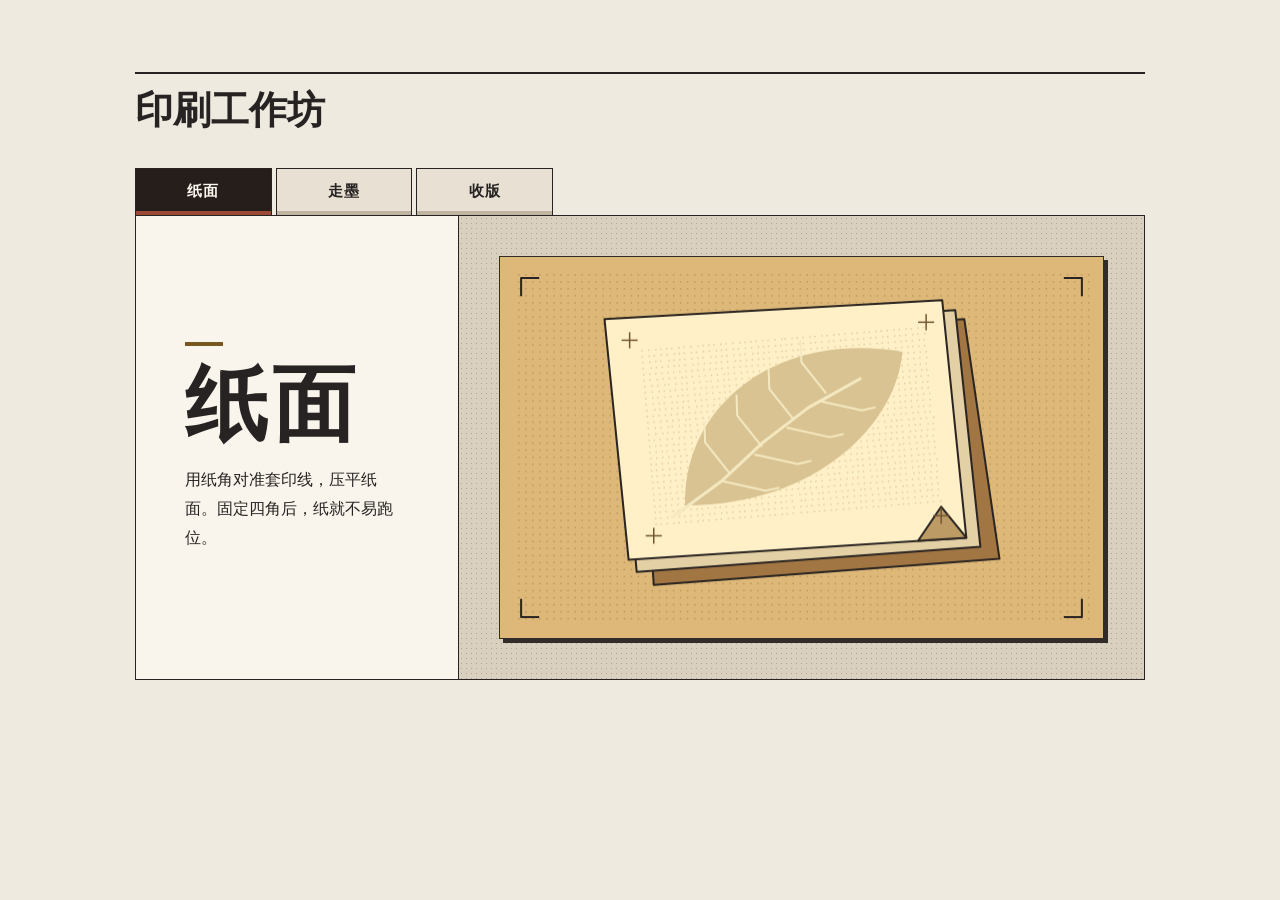
<file: docs/iterations/02/runs/round-1/03/index.html>
<!doctype html>
<html lang="zh-CN">
<meta charset="utf-8">
<meta name="viewport" content="width=device-width,initial-scale=1">
<meta name="color-scheme" content="light">
<title>印刷工作坊 · 章节卡</title>
<style>
  :root {
    color-scheme: light;
    color: #262322;
    background: #eeeae0;
    font-family: "Microsoft YaHei", "PingFang SC", sans-serif;
    --serif: "Noto Serif SC", "Songti SC", SimSun, serif;
  }
  *, *::before, *::after { box-sizing: border-box; }
  body { margin: 0; }
  main { width: min(1010px, 100% - 38px); margin: 0 auto; padding: clamp(24px, 8vh, 81px) 0 26px; }
  header { border-top: 2px solid; padding-top: 14px; padding-bottom: clamp(18px, 3vw, 35px); }
  h1 { margin: 0; font: 700 clamp(1.7rem, 3vw, 2.5rem)/1.16 var(--serif); }
  nav { position: relative; z-index: 1; display: grid; grid-template-columns: repeat(3, minmax(0, 1fr)); max-width: 418px; gap: 4px; }
  button {
    background: #e8e0d2; color: #262322; border: 1px solid #262322; border-bottom: 0;
    font-family: inherit; font-weight: 700; font-size: .95rem; letter-spacing: .06em;
    cursor: pointer; min-height: 47px; padding: 7px 10px;
    box-shadow: inset 0 -4px 0 #bfb3a1;
  }
  button:hover { background: #f4eee2; }
  button[aria-pressed=true] { background: #251e1b; color: #fcf8ef; box-shadow: inset 0 -4px 0 #9c4a36; }
  button:focus-visible { outline: 2px solid #275e82; outline-offset: 3px; z-index: 2; }
  section { display: grid; grid-template-columns: minmax(195px, .82fr) minmax(0, 1.75fr); border: 1px solid #262322; background: #f9f5ec; }
  .notes {
    min-width: 0; padding: clamp(23px, 4vw, 49px);
    display: flex; flex-direction: column; justify-content: center; align-items: start;
  }
  .notes::before { content: ""; width: 38px; border-top: 4px solid var(--accent); margin-bottom: 18px; }
  h2 { margin: 0; font: 700 clamp(2.6rem, 6.5vw, 5.85rem)/1 var(--serif); letter-spacing: .045em; }
  .description { font-size: .995rem; line-height: 1.8; max-width: 25ch; margin: 19px 0 0; }
  .art-window {
    background: #d9d0c0; border-inline-start: 1px solid #262322; min-width: 0; overflow: clip;
    position: relative; isolation: isolate; padding: clamp(18px, 4vw, 40px); margin: 0;
  }
  .art-window::before {
    content: ""; position: absolute; inset: 0; z-index: -1;
    opacity: .38; background: radial-gradient(#6b5a4d .55px, transparent .65px) 0 0 / 5px 5px;
  }
  canvas {
    display: block; width: 100%; aspect-ratio: 600 / 380; height: auto;
    box-shadow: 4px 4px 0 #312c2a; border: 1px solid #312c2a;
    background: #dfbb7a;
  }
  .accent-marks { position: absolute; inset: 0; pointer-events: none; }
  .tail {
    position: absolute; background: var(--accent); height: 4px; width: 26px;
    clip-path: polygon(0 20%, 100% 0, 88% 100%, 12% 80%);
    visibility: hidden;
  }
  .tail:nth-child(1) { top: 41%; }
  .tail:nth-child(2) { top: 46%; margin-inline: 4px; width: 19px; }
  @media (max-width: 620px) {
    section { grid-template-columns: minmax(0, 1fr); }
    .notes { padding: 24px 20px; }
    .notes::before { margin-bottom: 12px; border-top-width: 3px; }
    .description { max-width: 42ch; margin-top: 12px; }
    .art-window { border-inline-start: 0; border-top: 1px solid #262322; }
  }
</style>
<main>
  <header><h1>印刷工作坊</h1></header>
  <nav aria-label="工作坊章节">
    <button type="button" aria-pressed="true" aria-controls="chapter">纸面</button>
    <button type="button" aria-pressed="false" aria-controls="chapter">走墨</button>
    <button type="button" aria-pressed="false" aria-controls="chapter">收版</button>
  </nav>
  <section id="chapter" aria-labelledby="chapter-title" style="--accent: #77581e">
    <div class="notes" aria-live="polite" aria-atomic="true">
      <h2 id="chapter-title">纸面</h2>
      <p id="chapter-description" class="description">用纸角对准套印线，压平纸面。固定四角后，纸就不易跑位。</p>
    </div>
    <figure class="art-window">
      <canvas id="art" role="img" aria-label="一叠带定位线的试印纸，表面压出一片叶形"></canvas>
      <div class="accent-marks" id="accent-marks" aria-hidden="true"></div>
    </figure>
  </section>
</main>
<script>
  const chapters = [
    {name: "纸面", description: "用纸角对准套印线，压平纸面。固定四角后，纸就不易跑位。",
      picture: "一叠带定位线的试印纸，表面压出一片叶形", accent: "#77581e", paint: drawPaper},
    {name: "走墨", description: "把一小团墨摊薄，用墨辊往复轻推。等版面上的墨色厚薄一致，再覆纸。",
      picture: "一支墨辊把深蓝印墨碾开，路过的地方留下平行墨纹", accent: "#963d32", paint: drawInk},
    {name: "收版", description: "从同一侧慢慢揭纸，检查叶脉有没有断开。把试印晾平，再擦净印板。",
      picture: "揭下的纸上留下深青叶片，右角掀起露出纸背", accent: "#3a685b", paint: drawProof}
  ];
  const width = 600;
  const height = 380;
  const dark = "#2a2522";
  const board = document.querySelector("#art");
  const context = board.getContext("2d");
  const title = document.querySelector("#chapter-title");
  const description = document.querySelector("#chapter-description");
  const chapter = document.querySelector("#chapter");
  const accentMarks = document.querySelector("#accent-marks");
  const buttons = [...document.querySelectorAll("nav button")];
  const reducedMotion = matchMedia("(prefers-reduced-motion: reduce)");
  let selected = 0;
  let batch = [];

  function polygon(points, fill, stroke = dark, lineWidth = 2) {
    context.beginPath();
    context.moveTo(...points[0]);
    points.slice(1).forEach(point => context.lineTo(...point));
    context.closePath();
    context.fillStyle = fill;
    context.fill();
    if (lineWidth) {
      context.lineWidth = lineWidth;
      context.strokeStyle = stroke;
      context.stroke();
    }
  }

  function lines(points, stroke, lineWidth = 2) {
    context.beginPath();
    context.moveTo(...points[0]);
    points.slice(1).forEach(point => context.lineTo(...point));
    context.lineWidth = lineWidth;
    context.strokeStyle = stroke;
    context.stroke();
  }

  function dots(x1, y1, x2, y2, color, spacing = 8) {
    context.fillStyle = color;
    for (let y = y1; y < y2; y += spacing) {
      for (let x = x1; x < x2; x += spacing) {
        const jitter = Math.round((x * y) % 7 / 4);
        context.fillRect(x + jitter, y, 1.45, 1.45);
      }
    }
  }

  function background(color, dotColor) {
    context.fillStyle = color;
    context.fillRect(0, 0, width, height);
    dots(16, 17, 585, 366, dotColor, 7);
    const length = 18;
    for (const [x, y, horizontal, vertical] of [[21,21,1,1],[579,21,-1,1],[21,359,1,-1],[579,359,-1,-1]]) {
      lines([[x, y + length * vertical], [x, y], [x + length * horizontal, y]], dark);
    }
  }

  function leaf(fill, vein) {
    context.beginPath();
    context.moveTo(-109, 71);
    context.bezierCurveTo(-104, -26, -6, -96, 119, -64);
    context.bezierCurveTo(108, 6, 22, 82, -109, 71);
    context.fillStyle = fill;
    context.fill();
    lines([[-123, 82], [-71, 50], [-27, 15], [21, -16], [76, -41]], vein, 3);
    for (let index = 0; index < 4; index++) {
      const x = -61 + index * 34;
      const y = 42 - index * 24;
      lines([[x - 1, y + 1], [x - 23, y - 32], [x - 22, y - 53]], vein);
      lines([[x - 9, y + 8], [x + 33, y + 21], [x + 47, y + 19]], vein);
    }
  }

  function drawPaper() {
    background("#ddb878", "#bf9859");
    polygon([[137,82],[462,62],[497,301],[153,327]], "#a27643");
    polygon([[115,75],[453,53],[478,289],[136,314]], "#e4d0a5");
    polygon([[104,62],[440,43],[464,280],[128,302]], "#fff0c8");
    context.save();
    context.translate(287, 168);
    context.rotate(-.082);
    dots(-140, -87, 145, 89, "#e3cda0", 6);
    leaf("#d9c392", "#f5e9c1");
    context.restore();
    polygon([[416,283],[439,249],[464,280]], "#bc9c64");
    for (const [x, y] of [[129,83],[424,65],[153,278],[439,258]]) {
      lines([[x - 8,y],[x + 8,y]], "#725633", 1.5);
      lines([[x,y - 8],[x,y + 8]], "#725633", 1.5);
    }
  }

  function drawInk() {
    background("#bd6655", "#96514b");
    polygon([[80,246],[449,108],[529,237],[170,340]], "#6b3731");
    polygon([[71,229],[439,95],[519,221],[161,326]], "#e9ba84");
    polygon([[96,234],[432,119],[481,203],[160,297]], "#28373a", "#28373a", 0);
    context.save();
    context.translate(317, 190);
    context.rotate(-.329);
    for (let y = 10; y <= 58; y += 8) {
      lines([[-160, y], [144 - y / 4, y]], "#63716a", y % 3 === 0 ? 2 : 1);
    }
    polygon([[-102,-20],[-96,-41],[124,-41],[124,-10],[-98,-7]], "#ad7f61");
    polygon([[22,-32],[33,-117],[61,-120],[46,-24]], "#df9f5c");
    polygon([[20,-114],[26,-161],[69,-161],[67,-114],[59,-104],[31,-105]], "#e6aa62");
    lines([[33,-149],[56,-149]], "#ffd895", 3);
    polygon([[-123,-35],[111,-35],[122,-27],[122,10],[111,19],[-123,19]], "#293b3f");
    polygon([[-113,-31],[109,-31],[109,-14],[-113,-14]], "#61726b", dark, 0);
    context.fillStyle = "#9b7260";
    context.beginPath();
    context.ellipse(-121, -8, 13, 27, 0, 0, Math.PI * 2);
    context.fill();
    context.stroke();
    lines([[-131,-8],[-116,-8]], dark, 2);
    context.restore();
  }

  function drawProof() {
    background("#679284", "#4b736a");
    polygon([[120,91],[467,79],[502,301],[156,331]], "#456459");
    polygon([[113,79],[450,57],[479,248],[447,289],[143,315]], "#f4e2b6");
    context.save();
    context.translate(288, 184);
    context.rotate(-.084);
    dots(-135, -91, 133, 87, "#dcc998", 7);
    leaf("#244d42", "#f1dcb0");
    context.restore();
    polygon([[447,289],[446,252],[479,248]], "#baae89");
    lines([[144,117],[141,101],[158,100]], "#6d6b43", 2);
    lines([[433,268],[435,280],[419,281]], "#6d6b43", 2);
  }

  function draw() {
    const density = window.devicePixelRatio || 1;
    const designWidth = board.clientWidth * density;
    board.width = Math.max(1, Math.round(designWidth));
    board.height = Math.max(1, Math.round(designWidth * height / width));
    context.setTransform(board.width / width, 0, 0, board.height / height, 0, 0);
    context.lineJoin = "round";
    chapters[selected].paint();
  }

  function settle() {
    batch.forEach(animation => animation.cancel());
    batch = [];
    accentMarks.replaceChildren();
  }

  function playReveal(direction) {
    const distance = Math.min(48, Math.max(24, board.clientWidth * .125));
    const origin = direction > 0 ? "left center" : "right center";
    const duration = 330;
    const animations = [
      board.animate([
        {transform: `translateX(${direction * distance}px) scale(1.065, .96)`, transformOrigin: origin, offset: 0, easing: "cubic-bezier(.18,.76,.24,1)"},
        {transform: `translateX(${direction * -5}px) scale(.985, 1.012)`, transformOrigin: origin, offset: .58, easing: "ease-out"},
        {transform: "none", transformOrigin: origin, offset: 1}
      ], duration)
    ];
    for (let index = 0; index < 2; index++) {
      const trace = document.createElement("i");
      trace.className = "tail";
      trace.style[direction > 0 ? "right" : "left"] = "5px";
      trace.style.transformOrigin = direction > 0 ? "100% 50%" : "0% 50%";
      accentMarks.append(trace);
      animations.push(trace.animate([
        {visibility: "visible", transform: `translateX(${direction * 3}px) scaleX(.28)`, offset: 0},
        {visibility: "visible", transform: `translateX(${direction * -8}px) scaleX(1)`, offset: .36, easing: "ease-out"},
        {visibility: "visible", transform: `translateX(${direction * -13}px) scaleX(.02) scaleY(.35)`, offset: 1}
      ], {delay: 28 + index * 12, duration: 157}));
    }
    batch = animations;
    animations[0].finished.then(() => {
      if (batch === animations) settle();
    }, () => {});
  }

  function selectChapter(next) {
    if (next === selected) return;
    settle();
    const direction = Math.sign(next - selected);
    selected = next;
    const active = chapters[selected];
    buttons.forEach((button, index) => button.setAttribute("aria-pressed", String(index === selected)));
    title.textContent = active.name;
    description.textContent = active.description;
    board.setAttribute("aria-label", active.picture);
    chapter.style.setProperty("--accent", active.accent);
    draw();
    if (!reducedMotion.matches) playReveal(direction);
  }

  buttons.forEach((button, index) => button.addEventListener("click", () => selectChapter(index)));
  reducedMotion.addEventListener("change", settle);
  window.addEventListener("resize", () => {
    settle();
    draw();
  });
  window.addEventListener("pagehide", settle);
  draw();
</script>
</html>
</file>
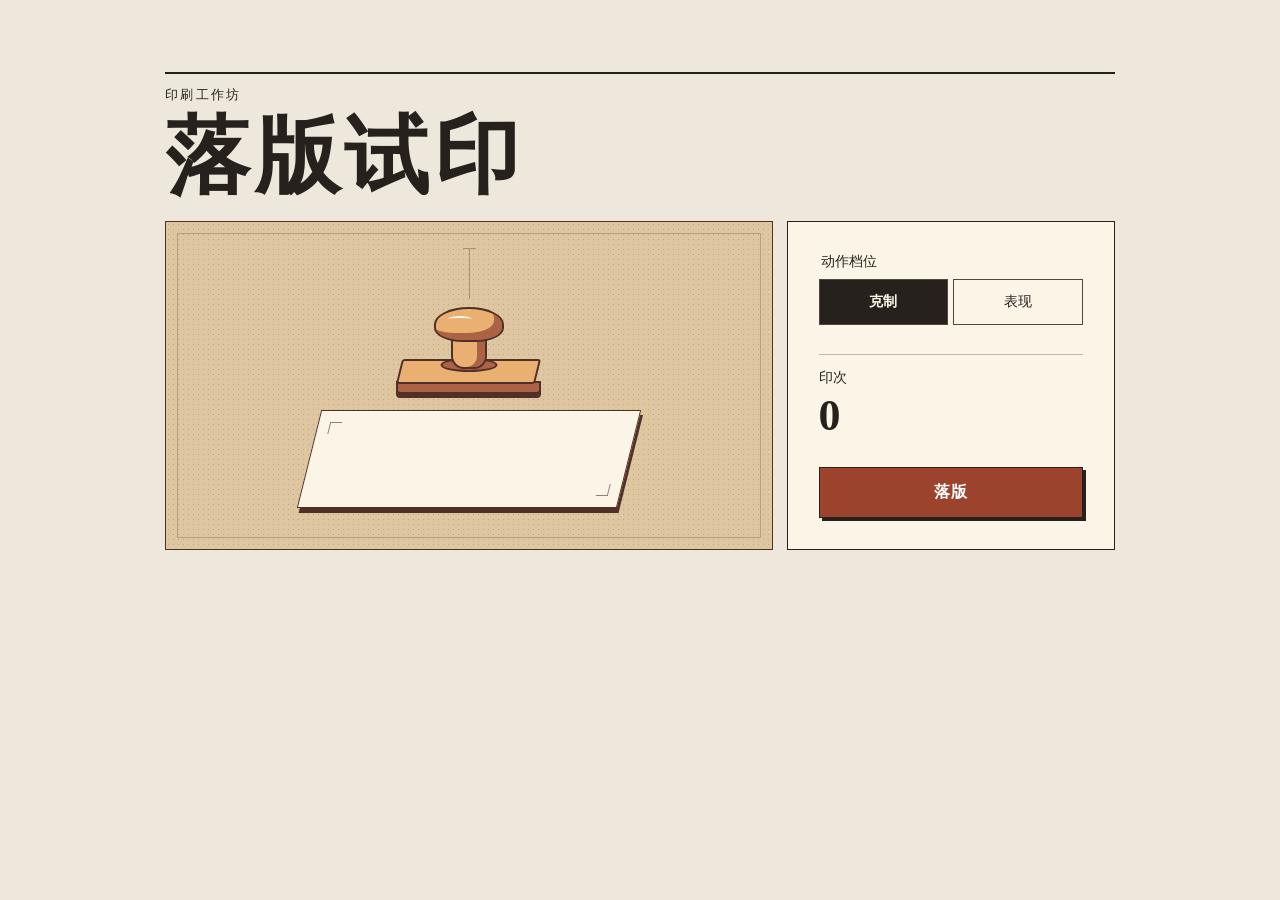
<file: docs/iterations/02/runs/round-1/04/index.html>
<!doctype html>
<html lang="zh-CN">
<meta charset="utf-8">
<meta name="viewport" content="width=device-width,initial-scale=1">
<meta name="color-scheme" content="light">
<title>落版 · 印刷工作坊</title>
<style>
  :root {
    color-scheme: light;
    font-family: "Microsoft YaHei", "PingFang SC", sans-serif;
    color: #27211d;
    background: #eee8dc;
    --serif: "Noto Serif SC", "Songti SC", SimSun, serif;
    --wood: #eab072;
    --face: #ac6244;
    --proof: #9b432d;
  }
  *, *::before, *::after { box-sizing: border-box; }
  body { margin: 0; }
  main { width: min(950px, 100% - 40px); margin: 0 auto; padding: clamp(26px, 8vh, 85px) 0 30px; }
  header { border-top: 2px solid; padding: 13px 0 22px; }
  .kicker { margin: 0 0 10px; font-size: .8rem; letter-spacing: .18em; }
  h1 { font: 700 clamp(2.65rem, 7vw, 5.3rem)/1 var(--serif); letter-spacing: .055em; margin: 0; }
  .layout { display: grid; grid-template-columns: minmax(0, 1.85fr) minmax(215px, 1fr); gap: 14px; align-items: stretch; }
  .stage {
    background: var(--board, #dec6a1);
    border: 1px solid var(--ink, #513127);
    height: 329px;
    position: relative;
    overflow: clip;
    isolation: isolate;
  }
  .stage::before {
    content: ""; position: absolute; inset: 0; opacity: .21;
    background: radial-gradient(var(--ink, #513127) .65px, transparent .65px) 0 0 / 5px 5px;
  }
  .stage::after {
    content: ""; position: absolute; inset: 11px; border: 1px solid var(--ink, #513127);
    opacity: .27; pointer-events: none;
  }
  .registration-line {
    position: absolute; width: 1px; height: 51px; background: var(--ink, #513127); opacity: .36;
    top: 26px; left: 50%;
  }
  .registration-line::after { content: ""; position: absolute; top: 0; left: -6px; width: 13px; height: 1px; background: inherit; }
  .paper {
    position: absolute; top: 188px; left: 50%; width: min(72%, 320px); height: 98px;
    transform: translateX(-50%) skewX(-14deg); background: #fbf5e7; border: 1px solid var(--ink, #513127);
    box-shadow: 3px 5px 0 var(--ink, #513127);
  }
  .paper::before, .paper::after {
    content: ""; position: absolute; width: 12px; height: 12px; border-color: var(--ink, #513127);
    border-style: solid; opacity: .6;
  }
  .paper::before { left: 11px; top: 11px; border-width: 1px 0 0 1px; }
  .paper::after { right: 11px; bottom: 11px; border-width: 0 1px 1px 0; }
  .print {
    position: absolute; left: 50%; top: 198px; width: 102px; height: 52px; translate: -50% 0;
    overflow: hidden; transform: skewX(-14deg) rotate(-2deg); color: var(--proof);
    border: 1.5px solid currentColor; outline: 1px solid currentColor; outline-offset: 3px;
    background: repeating-linear-gradient(132deg, currentColor 0 1px, transparent 1px 5px);
    visibility: hidden;
  }
  .print::before {
    content: ""; position: absolute; inset: 3px 12px; border-radius: 50%;
    border: 1.5px solid currentColor; background: #fbf5e7;
  }
  .print::after {
    content: ""; position: absolute; inset: 8px 29px;
    background: currentColor;
    clip-path: polygon(49% 0%, 61% 26%, 93% 12%, 77% 42%, 100% 57%, 73% 65%, 78% 95%, 54% 78%, 37% 100%, 31% 74%, 0% 76%, 19% 53%, 1% 34%, 32% 32%);
  }
  .stage.has-print .print { visibility: visible; }
  .contact {
    position: absolute; left: 50%; top: 202px; width: 0; height: 0;
    pointer-events: none;
  }
  .spoke {
    position: absolute; display: block; left: 0; top: 0;
    background: var(--wood); border: 1px solid var(--ink, #513127);
    clip-path: polygon(0 52%, 93% 0, 100% 41%, 67% 72%, 12% 100%);
    transform-origin: 0 50%; visibility: hidden;
  }
  .plate {
    position: absolute; top: 203px; bottom: auto; left: 50%;
    width: 145px; height: 107px; margin: -107px 0 0 -72.5px; transform-origin: 50% 100%;
    transform: translateY(-27px);
  }
  .block-front {
    position: absolute; bottom: 0; width: 100%; height: 17px;
    border: var(--stroke, 2px) solid var(--ink, #513127); border-radius: 0 0 4px 4px;
    background: var(--face);
    box-shadow: inset 0 -4px 0 var(--ink, #513127);
  }
  .block-top {
    position: absolute; bottom: 14px; left: 3px; width: calc(100% - 6px); height: 25px;
    transform: skewX(-14deg); border: var(--stroke, 2px) solid var(--ink, #513127);
    border-radius: 3px; background: var(--wood);
  }
  .mount {
    position: absolute; bottom: 26px; left: 50%; translate: -50% 0; width: 57px; height: 14px;
    border: var(--stroke, 2px) solid var(--ink, #513127); border-radius: 50%;
    background: var(--face);
  }
  .handle {
    position: absolute; left: 50%; bottom: 29px; translate: -50% 0; width: 36px; height: 38px;
    border: var(--stroke, 2px) solid var(--ink, #513127); border-radius: 5px 5px 13px 13px;
    background: var(--wood); box-shadow: inset -8px 0 0 var(--face);
  }
  .grip {
    position: absolute; left: 50%; bottom: 56px; translate: -50% 0; width: 70px; height: 35px;
    border: var(--stroke, 2px) solid var(--ink, #513127); border-radius: 50% 50% 41% 41%;
    background: var(--wood); box-shadow: inset -8px -7px 0 var(--face);
  }
  .grip::after {
    content: ""; position: absolute; left: 12px; top: 7px; border-top: 2px solid #fbf5e7;
    border-radius: 50%; width: 24px; height: 6px;
  }
  .controls {
    padding: clamp(15px, 3.25vw, 31px);
    background: #fbf5e7; border: 1px solid #27211d;
    display: grid; align-content: space-between; gap: 26px;
  }
  fieldset { border: 0; padding: 0; margin: 0; min-width: 0; }
  legend, .count-label { display: block; font-size: .85rem; margin-bottom: 8px; }
  .options { display: grid; grid-template-columns: 1fr 1fr; gap: 5px; }
  .option { position: relative; }
  .option input { position: absolute; inset: 0; width: 100%; height: 100%; margin: 0; opacity: 0; cursor: pointer; }
  .option span {
    display: grid; min-height: 46px; place-items: center; border: 1px solid #52463b; font-size: .9rem;
  }
  .option input:checked + span { background: #27211d; color: #fbf5e7; font-weight: 700; }
  .option input:focus-visible + span, button:focus-visible { outline: 2px solid #225e9d; outline-offset: 3px; }
  .count { border-top: 1px solid #c4b9a8; padding-top: 14px; }
  .count-value { display: block; font: 700 2.75rem/.95 Georgia, serif; font-variant-numeric: tabular-nums; overflow-wrap: anywhere; }
  button {
    cursor: pointer; font: inherit; font-weight: 700; letter-spacing: .06em;
    background: var(--proof, #9b432d); color: white; border: 1px solid #27211d;
    min-height: 51px; box-shadow: 3px 3px 0 #27211d;
  }
  button:hover { filter: brightness(.9); }
  button:active { box-shadow: 1px 1px 0 #27211d; }
  @media (max-width: 600px) {
    .layout { grid-template-columns: minmax(0,1fr); }
    .stage { height: 307px; }
    .controls { gap: 15px 16px; grid-template-columns: minmax(0,1fr) minmax(84px,.57fr); }
    .count { border-top: 0; border-left: 1px solid #c4b9a8; padding: 0 0 0 15px; }
    button { grid-column: 1 / -1; }
  }
</style>
<main id="workshop">
  <header>
    <p class="kicker">印刷工作坊</p>
    <h1>落版试印</h1>
  </header>
  <div class="layout">
    <div id="stage" class="stage" role="img" aria-label="木柄印板与纸面">
      <div class="registration-line"></div>
      <div class="paper"></div>
      <div id="print" class="print"></div>
      <div id="contact" class="contact"></div>
      <div id="plate" class="plate">
        <div class="block-front"></div>
        <div class="block-top"></div>
        <div class="mount"></div>
        <div class="handle"></div>
        <div class="grip"></div>
      </div>
    </div>
    <div class="controls">
      <fieldset>
        <legend>动作档位</legend>
        <div class="options">
          <label class="option"><input type="radio" name="profile" value="restrained" checked><span>克制</span></label>
          <label class="option"><input type="radio" name="profile" value="expressive"><span>表现</span></label>
        </div>
      </fieldset>
      <div class="count" role="status" aria-atomic="true">
        <span class="count-label">印次</span>
        <span class="count-value" id="count">0</span>
      </div>
      <button type="button" id="strike">落版</button>
    </div>
  </div>
</main>
<script>
  const profiles = {
    restrained: {
      colors: { board: "#dec6a1", ink: "#513127", wood: "#eab072", face: "#ac6244", proof: "#9b432d" },
      stroke: 2,
      duration: 318, hitPhase: .33, lift: 49, squash: .88, widen: 1.08, rebound: 33,
      spread: 20, spokes: 2
    },
    expressive: {
      colors: { board: "#a9c5be", ink: "#223c39", wood: "#fae7a3", face: "#778e70", proof: "#32574a" },
      stroke: 3,
      duration: 465, hitPhase: .365, lift: 66, squash: .74, widen: 1.16, rebound: 39,
      spread: 37, spokes: 6
    }
  };
  const workshop = document.querySelector("#workshop");
  const stage = document.querySelector("#stage");
  const print = document.querySelector("#print");
  const contact = document.querySelector("#contact");
  const plate = document.querySelector("#plate");
  const countLabel = document.querySelector("#count");
  const options = [...document.querySelectorAll("input[name=profile]")];
  const reducedMotion = matchMedia("(prefers-reduced-motion: reduce)");
  const pose = (y, x = 1, height = 1) => `translateY(${y}px) scale(${x}, ${height})`;
  const rest = pose(-27);
  const directions = [166, 14, 203, -23, 148, 32];
  let activeProfile = profiles[options.find(option => option.checked).value];
  let batch = [];
  let count = 0;

  function settle() {
    batch.forEach(animation => animation.cancel());
    batch = [];
    contact.replaceChildren();
    stage.classList.toggle("has-print", count > 0);
  }

  function applyProfile(profile) {
    settle();
    activeProfile = profile;
    for (const [name, value] of Object.entries(profile.colors)) workshop.style.setProperty(`--${name}`, value);
    workshop.style.setProperty("--stroke", `${profile.stroke}px`);
  }

  function playStrike(profile) {
    const {duration, hitPhase, lift, squash, widen, rebound, spread, spokes} = profile;
    const hitMs = duration * hitPhase;
    stage.classList.add("has-print");
    const animations = [
      plate.animate([
        {transform: rest, offset: 0, easing: "cubic-bezier(.15,.85,.35,1)"},
        {transform: pose(-lift, .97, 1.025), offset: hitPhase * .42, easing: "cubic-bezier(.68,0,1,.68)"},
        {transform: pose(-5, .965, 1.085), offset: hitPhase * .90},
        {transform: pose(0, widen, squash), offset: hitPhase, easing: "cubic-bezier(.13,.75,.35,1)"},
        {transform: pose(-rebound, .99, 1.015), offset: hitPhase + .32, easing: "ease-out"},
        {transform: rest, offset: 1}
      ], duration)
    ];

    // The newest impression and all contact wedges share the compression instant.
    animations.push(print.animate([
      {visibility: "hidden", offset: 0, easing: "steps(1,end)"},
      {visibility: "visible", offset: 1}
    ], {duration: hitMs, fill: "none"}));

    for (const [index, angle] of directions.slice(0, spokes).entries()) {
      const mark = document.createElement("i");
      const reach = spread - 3 * (index % 3);
      const side = index % 2 === 0 ? -1 : 1;
      mark.className = "spoke";
      mark.style.width = `${reach}px`;
      mark.style.height = `${index < 2 ? 8 : 5}px`;
      contact.append(mark);
      animations.push(mark.animate([
        {visibility: "visible", transform: `translateX(${side * 65}px) rotate(${angle}deg) scale(.56)`, offset: 0},
        {visibility: "visible", transform: `translateX(${side * 78}px) rotate(${angle}deg) scale(1)`, offset: .24, easing: "ease-out"},
        {visibility: "visible", transform: `translateX(${side * 94}px) rotate(${angle}deg) scale(.04)`, offset: 1}
      ], {delay: hitMs, duration: (duration - hitMs) * .86}));
    }
    batch = animations;
    animations[0].finished.then(() => {
      if (batch === animations) settle();
    }, () => {});
  }

  document.querySelector("#strike").addEventListener("click", () => {
    settle();
    count += 1;
    countLabel.textContent = String(count);
    if (reducedMotion.matches) {
      stage.classList.add("has-print");
      return;
    }
    playStrike(activeProfile);
  });

  for (const option of options) {
    option.addEventListener("change", () => applyProfile(profiles[option.value]));
  }
  reducedMotion.addEventListener("change", settle);
  window.addEventListener("resize", settle);
  window.addEventListener("pagehide", settle);
  applyProfile(activeProfile);
</script>
</html>
</file>
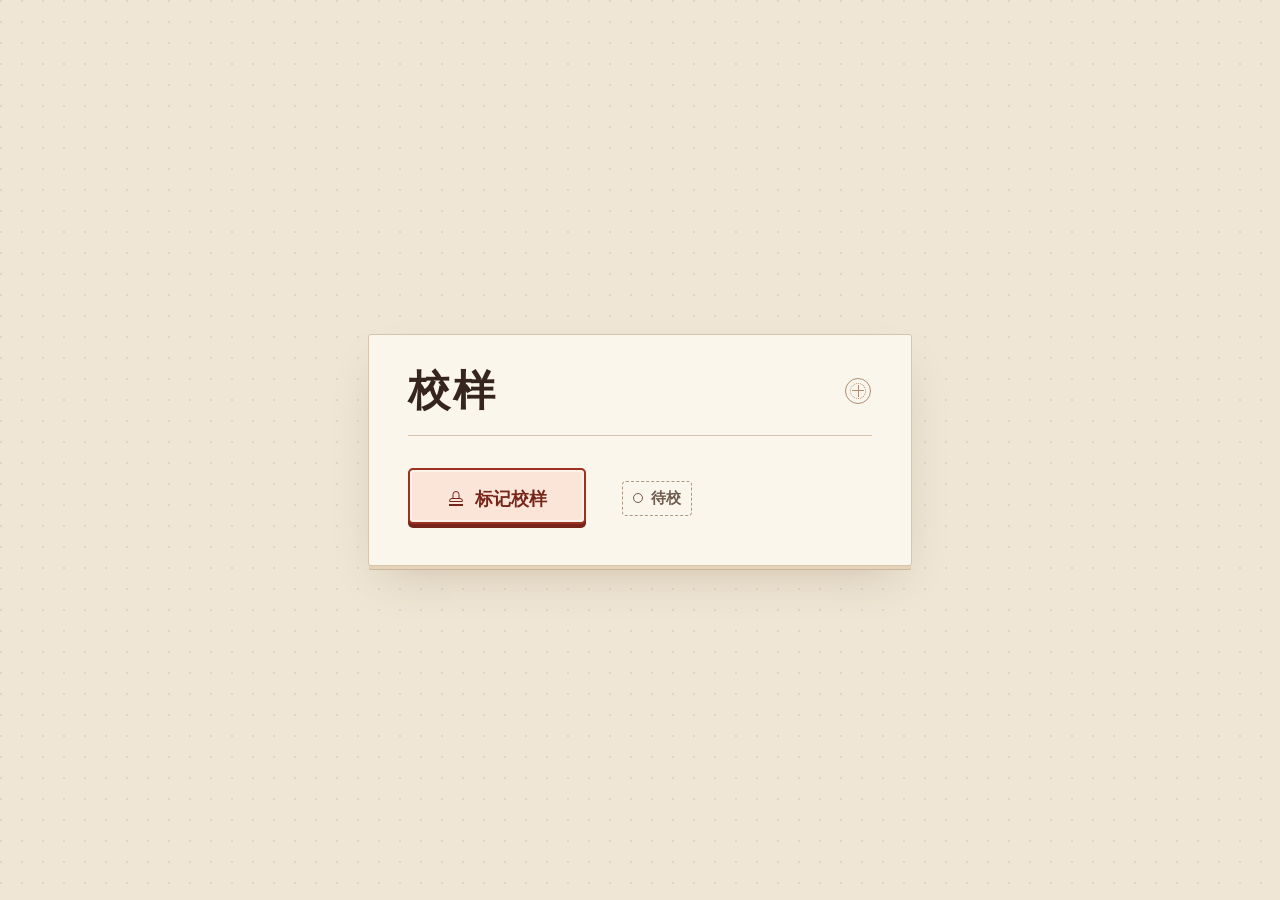
<file: docs/iterations/02/runs/round-2/01/index.html>
<!doctype html>
<html lang="zh-CN">
<head>
  <meta charset="utf-8">
  <meta name="viewport" content="width=device-width, initial-scale=1">
  <title>校样</title>
  <style>
    :root {
      color-scheme: light;
      --desk: #efe6d5;
      --paper: #fbf6ec;
      --ink: #36251f;
      --muted: #6e5a4f;
      --rule: #d6c4ae;
      --seal: #9e3020;
      --seal-edge: #752519;
      --seal-light: #fae5d8;
      --focus: #2c5c69;
    }

    *, *::before, *::after {
      box-sizing: border-box;
    }

    body {
      min-height: 100vh;
      min-height: 100dvh;
      margin: 0;
      padding: 24px 16px;
      display: grid;
      place-items: center;
      color: var(--ink);
      font-family: system-ui, "PingFang SC", "Microsoft YaHei", sans-serif;
      background:
        radial-gradient(circle at 1px 1px, #896e4d24 1px, transparent 1.1px) 0 0 / 21px 21px,
        var(--desk);
    }

    .proof {
      width: min(100%, 34rem);
      padding: 0 clamp(25px, 7vw, 39px);
      background: var(--paper);
      border: 1px solid var(--rule);
      border-radius: 3px;
      box-shadow:
        0 4px 0 -1px #e4d3b9,
        0 5px 0 -1px #cab69a,
        0 20px 44px -16px #69432240;
    }

    .sheet-heading {
      display: flex;
      align-items: center;
      justify-content: space-between;
      padding: 32px 0 20px;
      border-bottom: 1px solid var(--rule);
    }

    h1 {
      margin: 0;
      font-family: "Songti SC", SimSun, "Noto Serif CJK SC", serif;
      font-size: clamp(2.1rem, 8vw, 2.65rem);
      font-weight: 700;
      line-height: 1.15;
      letter-spacing: .07em;
    }

    .register {
      position: relative;
      width: 26px;
      height: 26px;
      margin-right: 1px;
      border: 1px solid #ae8d73;
      border-radius: 50%;
      background:
        linear-gradient(#ae8d73, #ae8d73) center / 1px 12px no-repeat,
        linear-gradient(#ae8d73, #ae8d73) center / 12px 1px no-repeat;
    }

    .register::after {
      position: absolute;
      inset: 4px;
      content: "";
      border: 1px dotted #ae8d73;
      border-radius: inherit;
    }

    .controls {
      display: flex;
      align-items: center;
      flex-wrap: wrap;
      gap: 17px clamp(25px, 8.25vw, 36px);
      padding: 32px 0 37px;
    }

    .stamp {
      position: relative;
      isolation: isolate;
      display: inline-grid;
      place-items: center;
      min-width: min(100%, 11.1rem);
      min-height: 60px;
      padding: 16px 18px 14px;
      border: 0;
      border-radius: 5px;
      color: var(--seal-edge);
      background: transparent;
      font: inherit;
      font-size: 1.1rem;
      font-weight: 750;
      white-space: nowrap;
      cursor: pointer;
      touch-action: manipulation;
      user-select: none;
      -webkit-tap-highlight-color: transparent;
    }

    .stamp:focus-visible {
      outline: 3px solid var(--focus);
      outline-offset: 5px;
    }

    .stamp-face {
      position: absolute;
      z-index: -1;
      inset: 0 0 4px;
      border: 2px solid var(--seal);
      border-radius: 5px;
      background: var(--seal-light);
      box-shadow: 0 4px var(--seal-edge), inset 0 0 0 2px #fbf3e9;
      transform-origin: 50% 100%;
    }

    .stamp:hover .stamp-face {
      background: #f8d9c9;
    }

    .stamp[aria-checked="true"] {
      color: #fff8ec;
    }

    .stamp[aria-checked="true"] .stamp-face {
      background: var(--seal);
      box-shadow: 0 4px var(--seal-edge), inset 0 0 0 2px #d48a71;
    }

    .stamp[aria-checked="true"]:hover .stamp-face {
      background: #922d20;
    }

    .stamp-label, .stamp-face, .contact {
      pointer-events: none;
    }

    .stamp-label {
      position: relative;
      z-index: 0;
      display: flex;
      align-items: center;
      gap: 10px;
      line-height: 1.35;
    }

    .stamp-icon {
      position: relative;
      width: 18px;
      height: 18px;
      display: inline-block;
      background: linear-gradient(currentColor, currentColor) center 14px / 14px 2px no-repeat;
    }

    .stamp-icon::before,
    .stamp-icon::after {
      position: absolute;
      left: 50%;
      content: "";
      border: 1.5px solid currentColor;
      transform: translateX(-50%);
    }

    .stamp-icon::before {
      top: 1px;
      width: 7px;
      height: 8px;
      border-radius: 4px 4px 0 0;
    }

    .stamp-icon::after {
      top: 8px;
      width: 14px;
      height: 4px;
      border-radius: 3px 3px 1px 1px;
    }

    .contact {
      position: absolute;
      z-index: -2;
      inset: 0;
      opacity: 0;
      transform-origin: 50% 100%;
    }

    .ink-wedge {
      position: absolute;
      width: 24px;
      height: 7px;
      background: var(--seal);
      clip-path: polygon(0 46%, 100% 0, 89% 100%);
    }

    .ink-wedge:nth-child(1) {
      left: -17px;
      bottom: 11px;
      transform: rotate(20deg);
    }

    .ink-wedge:nth-child(2) {
      left: -15px;
      bottom: -1px;
      width: 20px;
      height: 5px;
      transform: rotate(-9deg);
    }

    .ink-wedge:nth-child(3) {
      right: -17px;
      bottom: 11px;
      transform: scaleX(-1) rotate(17deg);
    }

    .ink-wedge:nth-child(4) {
      right: -13px;
      bottom: -2px;
      width: 18px;
      height: 5px;
      transform: scaleX(-1) rotate(-12deg);
    }

    .state {
      display: inline-flex;
      align-items: center;
      gap: 8px;
      margin: 0;
      padding: 7px 10px;
      border: 1px dashed #ac9785;
      border-radius: 4px;
      color: var(--muted);
      background: var(--paper);
      font-size: .95rem;
      font-weight: 650;
      line-height: 1.25;
      white-space: nowrap;
    }

    .state-symbol {
      width: 10px;
      height: 10px;
      border: 1px solid currentColor;
      border-radius: 50%;
    }

    .stamp[aria-checked="true"] + .state {
      border-style: solid;
      border-color: #ca9e8d;
      color: var(--seal-edge);
      background: #f8e8dc;
    }

    .stamp[aria-checked="true"] + .state .state-symbol {
      background: currentColor;
    }

    @media (prefers-reduced-motion: reduce) {
      .stamp-face {
        transform: none !important;
      }

      .contact {
        display: none;
      }
    }

    @media (forced-colors: active) {
      .stamp {
        color: ButtonText;
      }

      .stamp[aria-checked="true"] {
        forced-color-adjust: none;
        color: HighlightText;
      }

      .stamp[aria-checked="true"] .stamp-face {
        color: HighlightText;
        background: Highlight;
        border-color: Highlight;
        box-shadow: none;
      }

      .stamp:focus-visible {
        outline-color: Highlight;
      }
    }
  </style>
</head>
<body>
  <main class="proof">
    <header class="sheet-heading">
      <h1>校样</h1>
      <span class="register" aria-hidden="true"></span>
    </header>
    <div class="controls">
      <button class="stamp" type="button" role="switch" aria-checked="false">
        <span class="contact" aria-hidden="true">
          <i class="ink-wedge"></i><i class="ink-wedge"></i><i class="ink-wedge"></i><i class="ink-wedge"></i>
        </span>
        <span class="stamp-face" aria-hidden="true"></span>
        <span class="stamp-label"><i class="stamp-icon" aria-hidden="true"></i>标记校样</span>
      </button>
      <p class="state"><span class="state-symbol" aria-hidden="true"></span><span class="state-text">待校</span></p>
    </div>
  </main>
  <script>
    const stamp = document.querySelector('.stamp');
    const face = stamp.querySelector('.stamp-face');
    const contact = stamp.querySelector('.contact');
    const stateText = document.querySelector('.state-text');
    const reducedMotion = matchMedia('(prefers-reduced-motion: reduce)');

    let pressAnimation = null;
    let releaseAnimations = [];
    let pointer = null;
    let spaceHeld = false;

    function clearPress() {
      pressAnimation?.cancel();
      pressAnimation = null;
    }

    function clearMotion() {
      clearPress();
      for (const animation of releaseAnimations) {
        animation.cancel();
      }
      releaseAnimations = [];
    }

    function windUp() {
      clearMotion();
      if (reducedMotion.matches) return;

      pressAnimation = face.animate([
        { transform: 'none', easing: 'cubic-bezier(.18, .85, .35, 1)' },
        { transform: 'translateY(2px) scale(1.024, .92)', offset: .39, easing: 'ease-out' },
        { transform: 'translateY(4px) scale(1.052, .79)' }
      ], { duration: 205, fill: 'forwards' });
    }

    function strike() {
      releaseAnimations = [
        face.animate([
          { transform: 'translateY(-3px) scale(.995, 1.035)', easing: 'ease-in' },
          { transform: 'translateY(4px) scale(1.078, .76)', offset: .12 },
          { transform: 'translateY(4px) scale(1.068, .79)', offset: .25, easing: 'ease-out' },
          { transform: 'translateY(-2px) scale(.991, 1.04)', offset: .58, easing: 'ease-out' },
          { transform: 'none' }
        ], 245),
        contact.animate([
          { opacity: 0, transform: 'scale(.95, .45)' },
          { opacity: 1, transform: 'scale(1.02, 1)', offset: .16 },
          { opacity: .88, transform: 'scale(1.06, .85)', offset: .45, easing: 'ease-out' },
          { opacity: 0, transform: 'scale(1.10, .04)' }
        ], { duration: 224, delay: 26 })
      ];
    }

    function lift() {
      releaseAnimations = [face.animate([
        { transform: 'translateY(2px) scale(1.02, .92)', easing: 'ease-out' },
        { transform: 'translateY(-1px) scale(1, 1.015)', offset: .47, easing: 'ease-out' },
        { transform: 'none' }
      ], 155)];
    }

    function isInsideStamp(event) {
      const bounds = stamp.getBoundingClientRect();
      return event.clientX >= bounds.left && event.clientX < bounds.right &&
        event.clientY >= bounds.top && event.clientY < bounds.bottom;
    }

    function updatePointer(inside) {
      if (pointer.inside === inside) return;
      pointer.inside = inside;
      if (inside) {
        windUp();
      } else {
        clearPress();
      }
    }

    function endPointer(event) {
      if (event.pointerId !== pointer?.id) return;
      pointer = null;
      clearPress();
    }

    stamp.addEventListener('pointerdown', (event) => {
      if (!event.isPrimary || event.button !== 0) return;
      pointer = { id: event.pointerId, inside: true };
      windUp();
    });

    stamp.addEventListener('pointerleave', (event) => {
      if (event.pointerId === pointer?.id) updatePointer(false);
    });

    window.addEventListener('pointermove', (event) => {
      if (event.pointerId === pointer?.id) updatePointer(isInsideStamp(event));
    });

    window.addEventListener('pointerup', endPointer);
    window.addEventListener('pointercancel', endPointer);
    stamp.addEventListener('lostpointercapture', endPointer);

    stamp.addEventListener('keydown', (event) => {
      if (event.key === ' ' && !event.repeat) {
        spaceHeld = true;
        windUp();
      }
    });

    stamp.addEventListener('keyup', (event) => {
      if (event.key === ' ' && spaceHeld) {
        spaceHeld = false;
        clearPress();
      }
    });

    function resetInput() {
      pointer = null;
      spaceHeld = false;
      clearPress();
    }

    stamp.addEventListener('blur', resetInput);
    window.addEventListener('blur', resetInput);
    reducedMotion.addEventListener('change', clearMotion);

    stamp.addEventListener('click', (event) => {
      // Touch can capture the pointer, including a release outside the hit area.
      if (event.detail > 0 && !isInsideStamp(event)) return;

      const checked = stamp.getAttribute('aria-checked') === 'false';
      stamp.setAttribute('aria-checked', String(checked));
      stateText.textContent = checked ? '已校' : '待校';

      clearMotion();
      if (reducedMotion.matches) return;
      if (checked) {
        strike();
      } else {
        lift();
      }
    });
  </script>
</body>
</html>
</file>
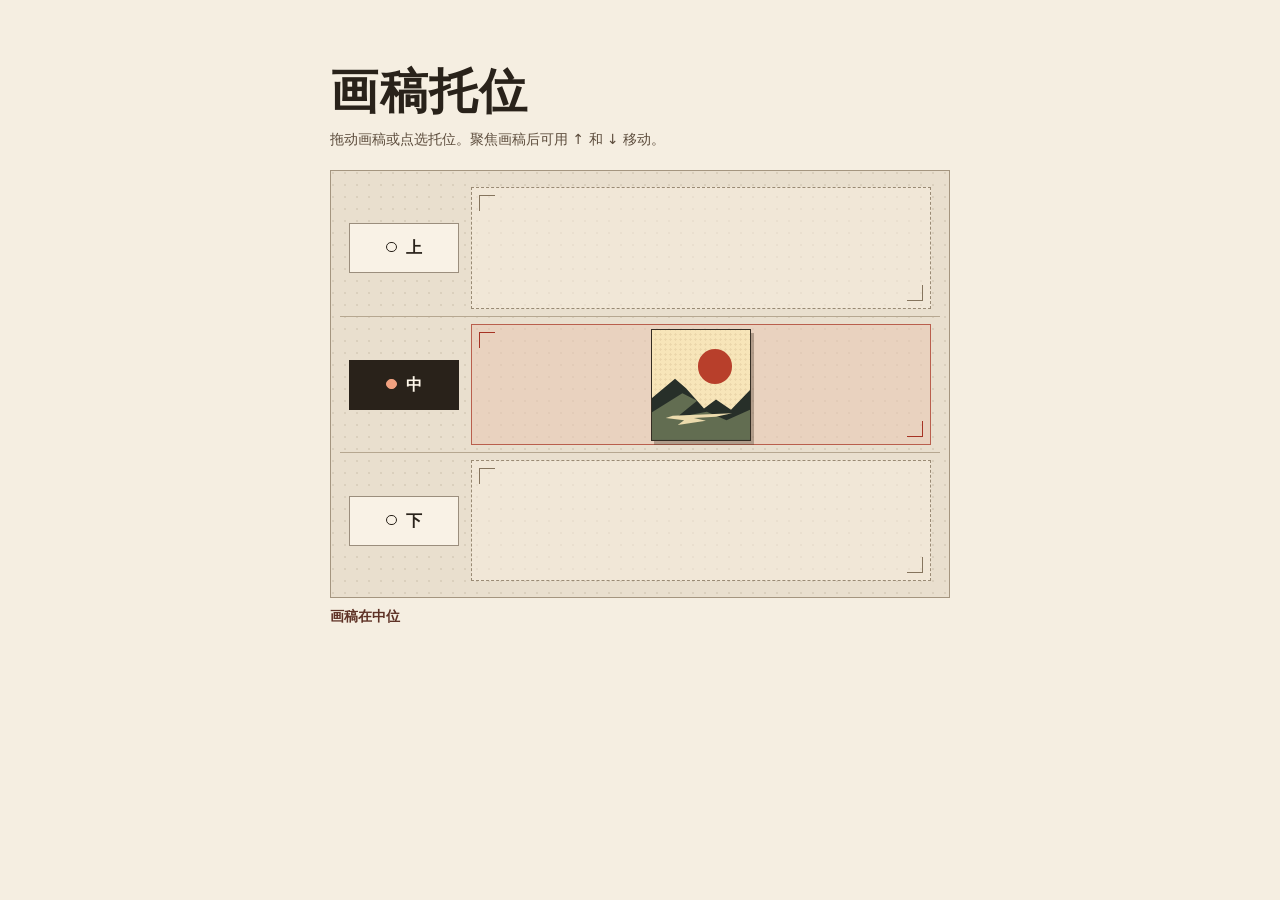
<file: docs/iterations/02/runs/round-3/02/index.html>
<!doctype html>
<html lang="zh-CN">
<head>
<meta charset="utf-8">
<meta name="viewport" content="width=device-width, initial-scale=1">
<title>画稿托位</title>
<style>
  :root {
    color-scheme: light;
    --paper: #f5eee1;
    --ink: #29221a;
    --red: #a63324;
    --edge: #a4957f;
    --stage: #e9dfce;
  }

  *, *::before, *::after { box-sizing: border-box; }
  body {
    margin: 0;
    padding: clamp(21px, 5vw, 64px) 16px;
    background: var(--paper);
    color: var(--ink);
    font: 1rem/1.5 system-ui, "Microsoft YaHei", sans-serif;
  }
  main { width: min(100%, 620px); margin-inline: auto; }
  h1 {
    margin: 0;
    font: 700 clamp(1.9rem, 6vw, 3rem)/1.17 Georgia, "Songti SC", SimSun, serif;
    letter-spacing: .035em;
  }
  #instructions { margin: 9px 0 20px; color: #5c4c3c; font-size: .875rem; }
  .board {
    --rail: clamp(64px, 21%, 110px);
    --art-width: clamp(76px, 26%, 100px);
    position: relative;
    isolation: isolate;
    overflow: hidden;
    display: grid;
    grid-template-rows: repeat(3, 136px);
    padding: 9px;
    border: 1px solid var(--edge);
    background:
      radial-gradient(circle at 2px 2px, #85725925 1px, transparent 1.2px) 0 0 / 12px 12px,
      var(--stage);
  }
  .bay {
    display: grid;
    grid-template-columns: var(--rail) minmax(0, 1fr);
    align-items: center;
    gap: 12px;
    padding: 7px 9px;
  }
  .bay + .bay { border-top: 1px solid #b6a790; }
  .slot {
    min-height: 50px;
    border: 1px solid #9b8e7d;
    background: #f9f2e6;
    color: var(--ink);
    font: inherit;
    font-weight: 700;
    cursor: pointer;
    touch-action: manipulation;
  }
  .slot::before {
    content: "";
    display: inline-block;
    width: .64em;
    height: .64em;
    margin-inline-end: .55em;
    border: 1px solid currentColor;
    border-radius: 50%;
    vertical-align: .045em;
  }
  .slot:hover { border-color: var(--red); }
  .slot[aria-pressed="true"] { background: var(--ink); color: #fff8eb; border-color: var(--ink); }
  .slot[aria-pressed="true"]::before { background: #f0a180; border-color: #f0a180; }
  .slot:focus-visible { outline: 2px solid var(--red); outline-offset: 3px; position: relative; z-index: 2; }

  .tray {
    height: 100%;
    border: 1px dashed #998a74;
    background: #f8efe17d;
    position: relative;
    display: grid;
    place-items: center;
  }
  .tray::before,
  .tray::after {
    content: "";
    position: absolute;
    width: 16px;
    height: 16px;
    border: solid currentColor;
    color: #85745d;
  }
  .tray::before { top: 7px; left: 7px; border-width: 1px 0 0 1px; }
  .tray::after { right: 7px; bottom: 7px; border-width: 0 1px 1px 0; }
  .bay[data-current] .tray { border: 1px solid #b95f4d; background: #e9c8b58f; }
  .bay[data-current] .tray::before, .bay[data-current] .tray::after { color: var(--red); }
  .bay[data-preview] .tray { outline: 2px solid var(--red); outline-offset: -2px; background: #f1c6aa; }

  .ink {
    position: absolute;
    inset: 0;
    width: 100%;
    height: 100%;
    pointer-events: none;
  }
  .draft {
    position: absolute;
    left: calc(50% + var(--rail) / 2 + 6px);
    top: 50%;
    width: var(--art-width);
    height: 112px;
    transform: translate(-50%, -50%);
    cursor: grab;
    touch-action: none;
    user-select: none;
  }
  .draft:focus-visible { outline: 2px solid var(--red); outline-offset: 4px; }
  .draft[data-dragging] { cursor: grabbing; }
  .sheet {
    position: absolute;
    inset: 0;
    overflow: hidden;
    pointer-events: none;
    border: 1px solid #342d23;
    background:
      radial-gradient(circle, #794f2917 1px, transparent 1.25px) 1px 2px / 5px 5px,
      #f7e5b9;
    box-shadow: 3px 4px 0 #48372759;
  }
  .sheet::before, .sheet::after { content: ""; position: absolute; }
  .sheet::before {
    width: 35%;
    aspect-ratio: 1;
    right: 18%;
    top: 18%;
    border-radius: 50%;
    background: #b83f2b;
  }
  .sheet::after {
    inset: 37% -1px 0;
    background: #272f29;
    clip-path: polygon(0 41%, 24% 12%, 35% 26%, 53% 55%, 65% 42%, 80% 57%, 100% 27%, 100% 100%, 0 100%);
  }
  .ridge {
    position: absolute;
    z-index: 1;
    inset: 57% 0 0;
    background: #626d51;
    clip-path: polygon(0 42%, 31% 2%, 46% 18%, 25% 53%, 56% 41%, 76% 59%, 100% 37%, 100% 100%, 0 100%);
  }
  .river {
    position: absolute;
    z-index: 2;
    inset: 74% 14% 11%;
    background: #ecdbad;
    clip-path: polygon(10% 28%, 94% 14%, 71% 35%, 40% 42%, 57% 58%, 17% 85%, 26% 56%, 0 42%);
  }
  #position {
    display: block;
    padding: 8px 0 0;
    color: #5e3125;
    font-size: .875rem;
    font-weight: 700;
  }

  @media (max-width: 450px) {
    .board { grid-template-rows: repeat(3, 121px); padding: 6px; }
    .draft { height: 99px; }
  }
  @media (prefers-reduced-motion: reduce) {
    .sheet { transform: none !important; }
    .ink { visibility: hidden; }
  }
</style>
</head>
<body>
<main>
  <h1>画稿托位</h1>
  <p id="instructions">拖动画稿或点选托位。聚焦画稿后可用 ↑ 和 ↓ 移动。</p>
  <div class="board">
    <div class="bay">
      <button class="slot" type="button" aria-pressed="false">上</button>
      <div class="tray" aria-hidden="true"></div>
    </div>
    <div class="bay" data-current>
      <button class="slot" type="button" aria-pressed="true">中</button>
      <div class="tray" aria-hidden="true"></div>
    </div>
    <div class="bay">
      <button class="slot" type="button" aria-pressed="false">下</button>
      <div class="tray" aria-hidden="true"></div>
    </div>
    <canvas class="ink" aria-hidden="true"></canvas>
    <div class="draft" tabindex="0" role="group" aria-label="竖向画稿"
         aria-describedby="instructions position" aria-keyshortcuts="ArrowUp ArrowDown">
      <div class="sheet" aria-hidden="true"><span class="ridge"></span><span class="river"></span></div>
    </div>
  </div>
  <output id="position">画稿在中位</output>
</main>
<script>
  const board = document.querySelector('.board');
  const bays = [...document.querySelectorAll('.bay')];
  const slots = bays.map(bay => bay.querySelector('button'));
  const trays = bays.map(bay => bay.querySelector('.tray'));
  const draft = document.querySelector('.draft');
  const sheet = draft.querySelector('.sheet');
  const status = document.querySelector('#position');
  const ink = document.querySelector('.ink');
  const context = ink.getContext('2d');
  const motionPreference = matchMedia('(prefers-reduced-motion: reduce)');

  const maxMarks = 12;
  const inkThreshold = 1.25; // Rail lengths per second.
  const releaseThreshold = 2;
  const freshReleaseMs = 94;
  let reduced = motionPreference.matches;
  let selected = 1;
  let drag = null;
  let marks = [];
  let frame = 0;
  let landing = null;
  let geometry;

  const clamp = (value, low, high) => Math.min(high, Math.max(low, value));

  function measure() {
    const boardRect = ink.getBoundingClientRect();
    const trayRects = trays.map(tray => tray.getBoundingClientRect());
    const centers = trayRects.map(rect => rect.top - boardRect.top + rect.height / 2);
    return {
      centers,
      span: centers.at(-1) - centers[0],
      x: trayRects[0].left - boardRect.left + trayRects[0].width / 2,
      draftHalf: draft.offsetHeight / 2,
      draftWidth: draft.offsetWidth,
      width: boardRect.width,
      height: boardRect.height
    };
  }

  function drawPosition(y) {
    draft.style.left = geometry.x + 'px';
    draft.style.top = y + 'px';
  }

  function refreshLayout() {
    geometry = measure();
    const dpr = window.devicePixelRatio || 1;
    ink.width = Math.round(geometry.width * dpr);
    ink.height = Math.round(geometry.height * dpr);
    context.setTransform(dpr, 0, 0, dpr, 0, 0);
    clearMotion();
    if (drag) movePreview(drag.lastY);
    else drawPosition(geometry.centers[selected]);
  }

  function clearInk() {
    context.clearRect(0, 0, geometry.width, geometry.height);
  }

  function clearMotion() {
    cancelAnimationFrame(frame);
    frame = 0;
    marks = [];
    clearInk();
    landing?.cancel();
    landing = null;
    sheet.style.transform = '';
    sheet.style.transformOrigin = '';
    if (drag) {
      drag.velocity = 0;
      drag.movedAt = -Infinity;
      drag.emittedAt = -Infinity;
    }
  }

  function currentVelocity(now) {
    if (!drag) return 0;
    const idle = Math.max(0, now - drag.movedAt - 24);
    return drag.velocity * Math.exp(-idle / 42);
  }

  function nextFrame() {
    if (frame === 0 && !reduced) frame = requestAnimationFrame(paintMotion);
  }

  function paintMotion(now) {
    frame = 0;
    if (reduced) return;
    const velocity = currentVelocity(now);
    if (drag) {
      const stretch = clamp((Math.abs(velocity) - .4) * .073, 0, .29);
      if (stretch > .005) {
        sheet.style.transformOrigin = velocity < 0 ? 'center top' : 'center bottom';
        sheet.style.transform = 'scale(' + (1 + stretch) ** -.65 + ', ' + (1 + stretch) + ')';
      } else {
        sheet.style.transform = '';
        sheet.style.transformOrigin = '';
      }
    }

    marks = marks.filter(mark => now - mark.born < mark.life);
    clearInk();
    for (const mark of marks) {
      const decay = clamp(1 - (now - mark.born) / mark.life, 0, 1);
      const tip = mark.y + mark.direction * mark.length * (1 - decay) * .16;
      const back = tip - mark.direction * mark.length * decay;
      const width = mark.width * decay;
      context.fillStyle = mark.color;
      context.beginPath();
      context.moveTo(mark.x - width, tip - mark.direction * 3);
      context.lineTo(mark.x + width * .45, tip);
      context.lineTo(mark.x + width * .18, back);
      context.lineTo(mark.x - width * .6, back + mark.direction * 5 * decay);
      context.closePath();
      context.fill();
    }
    if (marks.length || Math.abs(velocity) > .41) nextFrame();
  }

  function addTrail(now, velocity) {
    const direction = Math.sign(velocity);
    const back = drag.previewY - direction * (geometry.draftHalf + 7);
    const half = geometry.draftWidth / 2;
    const length = clamp(Math.abs(velocity) * 9, 17, 57);
    marks.push(
      { x: geometry.x - half - 7, y: back, direction, length,
        width: 2.8, born: now, life: 182, color: '#32281e' },
      { x: geometry.x + half + 6, y: back - direction * 7, direction, length: length * .62,
        width: 1.8, born: now, life: 139, color: '#a63324' }
    );
    marks = marks.slice(-maxMarks);
  }

  function movePreview(clientY) {
    const raw = clientY - ink.getBoundingClientRect().top - drag.grabOffset;
    const centers = geometry.centers;
    drag.previewY = clamp(raw, centers[0], centers.at(-1));
    drawPosition(drag.previewY);
    const nearest = centers.reduce((best, y, i) =>
      Math.abs(drag.previewY - y) < Math.abs(drag.previewY - centers[best]) ? i : best, drag.target);
    if (nearest !== drag.target &&
        Math.abs(drag.previewY - centers[nearest]) + 6 < Math.abs(drag.previewY - centers[drag.target])) {
      drag.target = nearest;
    }
    bays.forEach((bay, i) => bay.toggleAttribute('data-preview', i === drag.target));
  }

  function commit(index) {
    selected = index;
    bays.forEach((bay, i) => {
      bay.toggleAttribute('data-current', i === selected);
      slots[i].setAttribute('aria-pressed', String(i === selected));
    });
    const message = '画稿在' + slots[selected].textContent + '位';
    if (status.textContent !== message) status.textContent = message;
    drawPosition(geometry.centers[selected]);
  }

  function confirmFastDrop(direction) {
    const now = performance.now();
    const y = geometry.centers[selected];
    const side = geometry.draftWidth / 2 + 10;
    sheet.style.transformOrigin = direction > 0 ? 'center bottom' : 'center top';
    landing = sheet.animate([
      { transform: 'scale(1.14, .84)', offset: 0 },
      { transform: 'scale(.99, 1.02)', offset: .63 },
      { transform: 'none', offset: 1 }
    ], { duration: 166, easing: 'ease-out' });
    for (const sign of [-1, 1]) {
      marks.push({
        x: geometry.x + sign * side,
        y: y + direction * (geometry.draftHalf + 1),
        direction, length: 24, width: 3.2, born: now, life: 125, color: '#a63324'
      });
    }
    nextFrame();
  }

  function endDrag(commitDrop, event) {
    if (!drag) return;
    if (event) movePreview(event.clientY);
    const gesture = drag;
    const now = performance.now();
    const releaseVelocity = !reduced && now - gesture.movedAt <= freshReleaseMs
      ? currentVelocity(now) : 0;
    clearMotion();
    drag = null;
    draft.removeAttribute('data-dragging');
    bays.forEach(bay => bay.removeAttribute('data-preview'));
    if (draft.hasPointerCapture(gesture.id)) draft.releasePointerCapture(gesture.id);
    if (!commitDrop) {
      drawPosition(geometry.centers[selected]);
      return;
    }
    const changed = gesture.target !== selected;
    commit(gesture.target);
    if (changed && Math.abs(releaseVelocity) >= releaseThreshold) confirmFastDrop(Math.sign(releaseVelocity));
  }

  function choose(index) {
    endDrag(false);
    clearMotion();
    commit(index);
  }

  draft.addEventListener('pointerdown', event => {
    if (drag || event.button !== 0 || !event.isPrimary) return;
    clearMotion();
    draft.focus({ preventScroll: true });
    const now = performance.now();
    drag = {
      id: event.pointerId,
      grabOffset: event.clientY - ink.getBoundingClientRect().top - geometry.centers[selected],
      lastY: event.clientY,
      previewY: geometry.centers[selected],
      sampledAt: now,
      movedAt: -Infinity,
      emittedAt: -Infinity,
      target: selected,
      velocity: 0,
      direction: 0
    };
    draft.setPointerCapture(event.pointerId);
    draft.setAttribute('data-dragging', '');
    movePreview(event.clientY);
  });

  draft.addEventListener('pointermove', event => {
    if (event.pointerId !== drag?.id) return;
    const now = performance.now();
    const previousY = drag.previewY;
    movePreview(event.clientY);
    const distance = drag.previewY - previousY;
    drag.lastY = event.clientY;
    if (!reduced && Math.abs(distance) >= .5) {
      const dt = clamp(now - drag.sampledAt, 8, 64);
      const raw = clamp(distance / geometry.span / (dt / 1000), -8, 8);
      const direction = Math.sign(raw);
      if (drag.direction && drag.direction !== direction) {
        marks = [];
        drag.velocity = 0;
        drag.emittedAt = -Infinity;
      }
      const priorVelocity = currentVelocity(now);
      drag.velocity = priorVelocity + (raw - priorVelocity) * (1 - Math.exp(-dt / 20));
      drag.movedAt = now;
      drag.sampledAt = now;
      drag.direction = direction;
      if (Math.abs(drag.velocity) >= inkThreshold && now - drag.emittedAt >= 21) {
        addTrail(now, drag.velocity);
        drag.emittedAt = now;
      }
      nextFrame();
    }
  });

  draft.addEventListener('pointerup', event => {
    if (event.pointerId === drag?.id) endDrag(true, event);
  });
  for (const type of ['pointercancel', 'lostpointercapture']) {
    draft.addEventListener(type, event => {
      if (event.pointerId === drag?.id) endDrag(false);
    });
  }

  slots.forEach((slot, index) => slot.addEventListener('click', () => choose(index)));
  draft.addEventListener('keydown', event => {
    if (event.key !== 'ArrowUp' && event.key !== 'ArrowDown') return;
    event.preventDefault();
    choose(clamp(selected + (event.key === 'ArrowUp' ? -1 : 1), 0, slots.length - 1));
  });
  window.addEventListener('keydown', event => {
    if (event.key === 'Escape' && drag) {
      event.preventDefault();
      endDrag(false);
    }
  });
  window.addEventListener('blur', () => endDrag(false));
  document.addEventListener('visibilitychange', () => {
    if (document.hidden) {
      endDrag(false);
      clearMotion();
    }
  });
  motionPreference.addEventListener('change', event => {
    reduced = event.matches;
    clearMotion();
    if (drag) drag.sampledAt = performance.now();
  });
  window.addEventListener('resize', refreshLayout);
  refreshLayout();
</script>
</body>
</html>
</file>
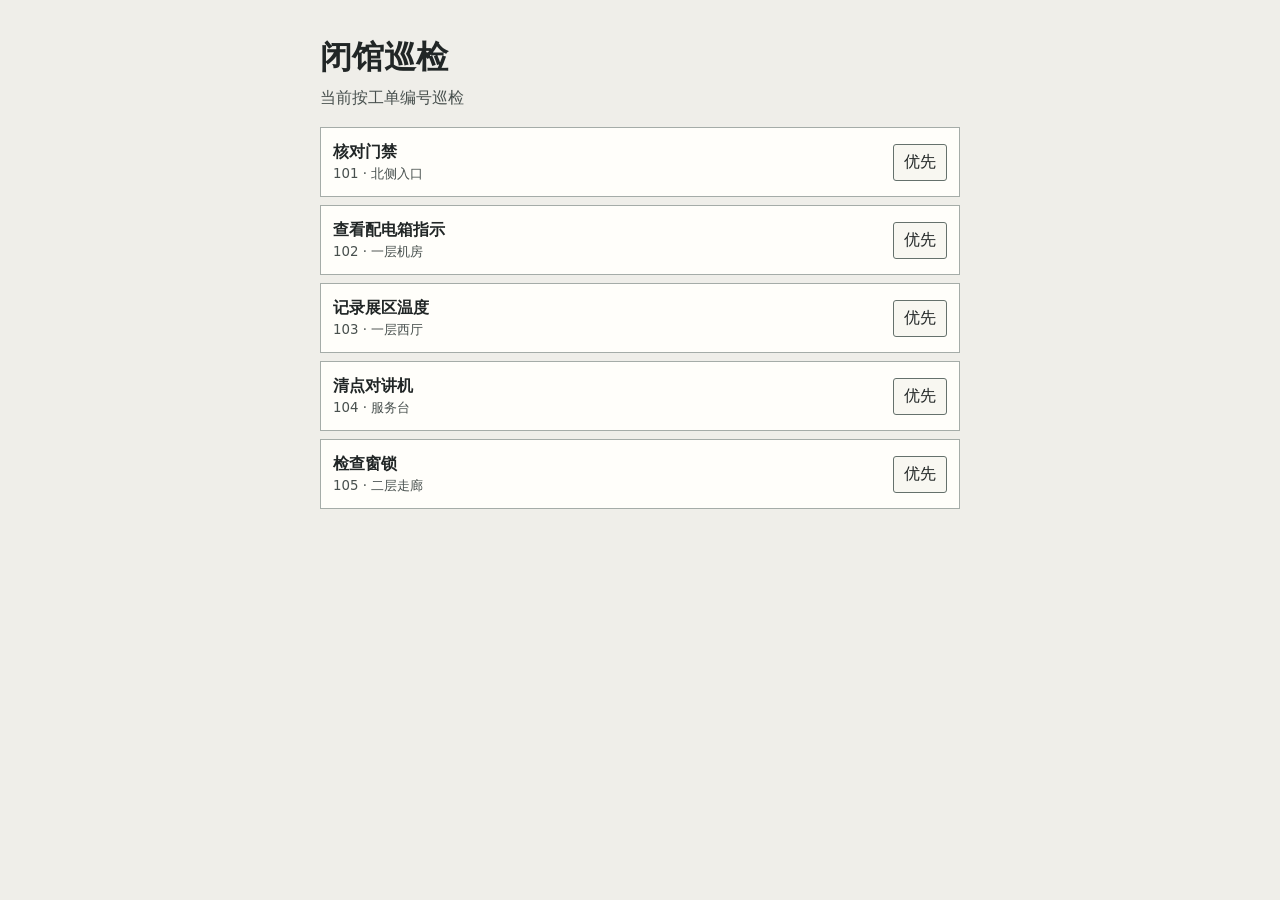
<file: docs/iterations/02/runs/transfer/starter.html>
<!doctype html>
<html lang="zh-CN">
<head>
  <meta charset="UTF-8">
  <meta name="viewport" content="width=device-width, initial-scale=1">
  <title>闭馆巡检</title>
  <style>
    :root {
      color-scheme: light;
      font-family: system-ui, sans-serif;
      color: #212626;
      background: #efeee9;
    }

    body { margin: 0; }

    main {
      width: min(100% - 32px, 640px);
      margin: 36px auto;
    }

    h1 { margin: 0; font-size: clamp(1.5rem, 5vw, 2rem); }
    #queue-status { margin: 8px 0 18px; color: #48504e; }

    #work-orders {
      display: grid;
      gap: 8px;
      margin: 0;
      padding: 0;
      list-style: none;
    }

    .order {
      display: grid;
      grid-template-columns: minmax(0, 1fr) auto;
      align-items: center;
      gap: 10px;
      min-height: 52px;
      padding: 8px 12px;
      border: 1px solid #a5aca8;
      background: #fffefa;
    }

    .order[data-priority] { border-color: #264e40; }
    .order h2 { margin: 0; font-size: 1rem; }
    .order small { color: #48504e; }

    button {
      padding: 7px 10px;
      border: 1px solid #65716c;
      border-radius: 3px;
      color: inherit;
      background: #f8f7f1;
      font: inherit;
      cursor: pointer;
    }

    button[aria-pressed="true"] { color: #fff; background: #264e40; }
    button:focus-visible { outline: 3px solid #1662a2; outline-offset: 2px; }
  </style>
</head>
<body>
  <main>
    <h1>闭馆巡检</h1>
    <p id="queue-status" role="status">当前按工单编号巡检</p>
    <ol id="work-orders" aria-label="工单队列">
      <li class="order" data-order="101">
        <div><h2>核对门禁</h2><small>101 · 北侧入口</small></div>
        <button type="button" aria-label="优先处理 101 核对门禁" aria-pressed="false">优先</button>
      </li>
      <li class="order" data-order="102">
        <div><h2>查看配电箱指示</h2><small>102 · 一层机房</small></div>
        <button type="button" aria-label="优先处理 102 查看配电箱指示" aria-pressed="false">优先</button>
      </li>
      <li class="order" data-order="103">
        <div><h2>记录展区温度</h2><small>103 · 一层西厅</small></div>
        <button type="button" aria-label="优先处理 103 记录展区温度" aria-pressed="false">优先</button>
      </li>
      <li class="order" data-order="104">
        <div><h2>清点对讲机</h2><small>104 · 服务台</small></div>
        <button type="button" aria-label="优先处理 104 清点对讲机" aria-pressed="false">优先</button>
      </li>
      <li class="order" data-order="105">
        <div><h2>检查窗锁</h2><small>105 · 二层走廊</small></div>
        <button type="button" aria-label="优先处理 105 检查窗锁" aria-pressed="false">优先</button>
      </li>
    </ol>
  </main>

  <script>
    const queue = document.querySelector('#work-orders');
    const statusLine = document.querySelector('#queue-status');
    const orders = Array.from(queue.children);
    let priorityOrder = null;

    function setPriority(order) {
      const activeButton = document.activeElement;
      priorityOrder = priorityOrder === order ? null : order;
      const nextOrder = priorityOrder
        ? [priorityOrder, ...orders.filter(row => row !== priorityOrder)]
        : orders;

      nextOrder.forEach((row, index) => {
        row.toggleAttribute('data-priority', row === priorityOrder);
        row.querySelector('button').setAttribute('aria-pressed', row === priorityOrder);
        const currentRow = queue.children[index];
        if (row !== currentRow) queue.insertBefore(row, currentRow);
      });

      if (queue.contains(activeButton) && document.activeElement !== activeButton) {
        activeButton.focus({ preventScroll: true });
      }
      statusLine.textContent = priorityOrder
        ? `当前优先 ${priorityOrder.dataset.order} ${priorityOrder.querySelector('h2').textContent}`
        : '当前按工单编号巡检';
    }

    queue.addEventListener('click', event => {
      const button = event.target.closest('button');
      if (button) setPriority(button.closest('.order'));
    });
  </script>
</body>
</html>
</file>
<file: skills/sakuga-motion-design/assets/web/styles.css>
* { box-sizing: border-box; }

:root {
  color-scheme: light;
  --paper: #f8f2e7;
  --ink: #242722;
  --card: #fff9ec;
  --shadow: #89a296;
  --accent: #c84d30;
  --plate: #d7dfcd;
  --rule: #aaad9c;
  --stroke: 2px;
  --corner: 4px;
  font-family: system-ui, sans-serif;
}

body {
  margin: 0;
  background: var(--paper);
  color: var(--ink);
}

button {
  min-height: 44px;
  font: inherit;
  color: inherit;
  cursor: pointer;
  touch-action: manipulation;
}

button:focus-visible, .artwork:focus-visible {
  outline: 2px dashed currentColor;
  outline-offset: 3px;
}

.shell {
  min-height: 100vh;
  padding: 0 clamp(16px, 5.2vw, 64px) 32px;
  background: var(--paper);
  color: var(--ink);
}

main, .masthead { max-width: 1096px; margin-inline: auto; }

.masthead {
  min-height: 68px;
  display: flex;
  align-items: center;
  justify-content: space-between;
  flex-wrap: wrap;
  gap: 6px 20px;
  padding: 10px 0;
  border-bottom: 1px solid var(--ink);
}

.identity {
  display: flex;
  align-items: center;
  gap: .55rem;
  font: italic 700 clamp(1.3rem, 3vw, 1.75rem)/1 Georgia, serif;
  white-space: nowrap;
}

.printer-mark {
  display: inline-block;
  width: .65em;
  aspect-ratio: 1;
  background: var(--accent);
  clip-path: polygon(49% 0, 61% 32%, 95% 12%, 82% 42%, 100% 60%, 68% 64%, 64% 100%, 48% 77%, 22% 94%, 28% 61%, 0 49%, 32% 39%, 31% 7%);
}

.profiles, .chapters, .positions {
  display: flex;
  flex-wrap: wrap;
  gap: 5px;
}

.profiles button, .chapters button, .positions button {
  border: 1px solid transparent;
  border-radius: var(--corner);
  background: transparent;
  padding: 0 clamp(8px, 1vw, 13px);
  font-size: .78rem;
  font-weight: 700;
}

.profiles button:hover, .chapters button:hover, .positions button:hover {
  border-color: var(--ink);
}

.profiles button[aria-pressed="true"],
.chapters button[aria-pressed="true"],
.positions button[aria-pressed="true"] {
  background: var(--ink);
  color: var(--card);
}

.profiles button[aria-pressed="true"]:focus-visible,
.chapters button[aria-pressed="true"]:focus-visible,
.positions button[aria-pressed="true"]:focus-visible { outline-color: var(--ink); }

.chapter, .station {
  position: relative;
  isolation: isolate;
  overflow: hidden;
  border: var(--stroke) solid var(--ink);
  border-radius: var(--corner);
}

.chapter {
  display: grid;
  grid-template: 1fr auto / 1.12fr 1fr;
  min-height: clamp(345px, 35vw, 405px);
  margin-top: 23px;
  background: var(--card);
}

.chapter-copy {
  z-index: 2;
  align-self: center;
  padding: 2.25rem 0 1.5rem clamp(20px, 5vw, 65px);
}

.eyebrow {
  margin: 0 0 1rem;
  font: 700 .76rem/1 ui-monospace, Consolas, monospace;
  letter-spacing: .09em;
  text-transform: uppercase;
}

h1 {
  margin: 0;
  font: 700 clamp(3.3rem, 8.25vw, 7.6rem)/.82 Georgia, serif;
  letter-spacing: -.052em;
  transform-origin: 6% 85%;
}

.chapter-description {
  max-width: 25ch;
  margin: 1.35rem 0 0;
  font: italic clamp(1.08rem, 2.2vw, 1.5rem)/1.3 Georgia, serif;
}

.chapters {
  z-index: 2;
  align-self: end;
  grid-column: 1 / -1;
  grid-row: 2;
  padding: 0 clamp(12px, 4.2vw, 56px) 18px;
}

.plate {
  position: relative;
  grid-column: 2;
  grid-row: 1 / 3;
  display: grid;
  place-items: center;
  overflow: hidden;
  background: var(--plate);
  border-left: 1px solid var(--ink);
}

.plate::before, .plate::after {
  content: "";
  position: absolute;
  width: 115%;
  height: 1px;
  top: 59%;
  left: -8%;
  background: var(--ink);
  transform: rotate(-21deg);
  opacity: .62;
}

.plate::after { top: 65%; opacity: .28; }

.plate-folio {
  position: absolute;
  width: 62%;
  aspect-ratio: 1;
  border: 1px solid var(--ink);
  border-radius: 47% 53% 54% 46% / 53% 48% 52% 47%;
  transform: rotate(-17deg);
  opacity: .43;
}

.plate-drawing {
  position: relative;
  z-index: 1;
  width: min(73%, 356px);
  aspect-ratio: 1.25;
}

.plate-shadow, .plate-body, .plate-light, .ink-cut {
  position: absolute;
  inset: 0;
  --silhouette: polygon(1% 62%, 12% 43%, 23% 40%, 35% 14%, 57% 9%, 66% 22%, 93% 27%, 100% 47%, 87% 65%, 69% 66%, 55% 87%, 23% 91%);
  clip-path: var(--silhouette);
}

.plate-shadow { background: var(--ink); transform: translate(7px, 9px); }
.plate-body { background: var(--ink); }
.plate-light { background: var(--card); transform: scale(.958); }
.ink-cut-first {
  background: var(--shadow);
  clip-path: polygon(5% 61%, 21% 53%, 35% 38%, 58% 46%, 73% 27%, 92% 32%, 97% 46%, 85% 63%, 68% 64%, 54% 85%, 24% 88%);
}
.ink-cut-second {
  background: var(--ink);
  clip-path: polygon(23% 65%, 40% 56%, 55% 59%, 70% 42%, 84% 38%, 69% 46%, 56% 64%, 44% 60%);
}
.ink-cut-third {
  background: var(--accent);
  clip-path: polygon(19% 52%, 29% 27%, 33% 27%, 26% 43%, 40% 36%, 45% 38%);
}

.chapter[data-chapter-current="flight"] .plate-drawing { --rest-angle: -13deg; }
.chapter[data-chapter-current="flight"] .plate-shadow,
.chapter[data-chapter-current="flight"] .plate-body,
.chapter[data-chapter-current="flight"] .plate-light {
  --silhouette: polygon(1% 74%, 19% 52%, 34% 49%, 54% 25%, 89% 17%, 100% 33%, 69% 59%, 75% 72%, 41% 75%, 30% 88%, 14% 87%);
}
.chapter[data-chapter-current="flight"] .ink-cut-first {
  clip-path: polygon(6% 74%, 31% 63%, 60% 46%, 95% 30%, 97% 33%, 66% 59%, 72% 70%, 39% 74%, 28% 86%, 15% 84%);
}
.chapter[data-chapter-current="flight"] .ink-cut-second {
  clip-path: polygon(19% 73%, 39% 65%, 64% 46%, 80% 38%, 62% 51%, 42% 70%);
}
.chapter[data-chapter-current="flight"] .ink-cut-third {
  clip-path: polygon(45% 45%, 55% 31%, 74% 26%, 60% 34%, 70% 34%, 56% 43%);
}
.chapter[data-chapter-current="arrival"] .plate-drawing { --rest-angle: 10deg; }
.chapter[data-chapter-current="arrival"] .plate-shadow,
.chapter[data-chapter-current="arrival"] .plate-body,
.chapter[data-chapter-current="arrival"] .plate-light {
  --silhouette: polygon(12% 65%, 6% 37%, 34% 14%, 57% 12%, 87% 28%, 95% 52%, 76% 84%, 47% 92%, 19% 84%);
}
.chapter[data-chapter-current="arrival"] .ink-cut-first {
  clip-path: polygon(10% 41%, 33% 35%, 56% 51%, 88% 32%, 93% 51%, 75% 83%, 47% 89%, 21% 82%, 14% 65%);
}

.plate-drawing { rotate: var(--rest-angle, -3deg); }

.plate-rule {
  position: absolute;
  right: 8%;
  bottom: 11%;
  width: 17%;
  height: var(--stroke);
  background: var(--ink);
}

canvas[data-fx] {
  position: absolute;
  inset: 0;
  width: 100%;
  height: 100%;
  pointer-events: none;
}

[data-fx="chapter"] { z-index: 1; }

.workbench {
  display: grid;
  grid-template-columns: 1.4fr 1fr;
  gap: 14px;
  margin-top: 14px;
}

.station { background: var(--card); }
.station-header { position: relative; z-index: 1; padding: 19px 21px 8px; }
.station-header h2 { margin: 0; font: 700 clamp(1.5rem, 3vw, 2rem)/1.03 Georgia, serif; letter-spacing: -.04em; }
.station-header p { margin: .55rem 0 0; font-size: .88rem; }

.drag-board {
  position: relative;
  isolation: isolate;
  overflow: hidden;
  min-height: 132px;
  margin: 4px 12px 0;
  background: var(--plate);
  border: 1px solid var(--rule);
}

.track { position: absolute; inset: 50% 19% auto; height: 1px; background: var(--ink); }
.track i { position: absolute; top: -4px; width: 9px; height: 9px; background: var(--ink); border-radius: 50%; }
.track i:first-child { left: -4px; }
.track i:nth-child(2) { left: calc(50% - 4px); }
.track i:last-child { right: -4px; }
[data-fx="drag"] { z-index: 1; }
.artwork {
  position: absolute;
  display: grid;
  place-items: center;
  z-index: 2;
  top: 50%;
  left: 50%;
  width: clamp(73px, 15vw, 117px);
  height: 76px;
  padding: 0;
  border: 0;
  background: transparent;
  transform: translate(-50%, -50%);
  touch-action: pan-y;
  user-select: none;
  cursor: grab;
}

.artwork[data-dragging] { cursor: grabbing; }
.artwork-face {
  width: 92%;
  height: 94%;
  padding: 7px;
  display: grid;
  place-items: center;
  background: var(--card);
  border: var(--stroke) solid var(--ink);
  box-shadow: 3px 4px 0 var(--ink);
  border-radius: var(--corner);
}

.artwork-face span {
  position: relative;
  width: 100%;
  height: 100%;
  background: var(--shadow);
  border: 1px solid var(--ink);
  overflow: hidden;
}

.artwork-face span::before, .artwork-face span::after {
  content: "";
  position: absolute;
  inset: 13% 10%;
  background: var(--ink);
  clip-path: polygon(0 80%, 33% 37%, 43% 42%, 68% 5%, 100% 76%, 94% 100%, 2% 100%);
}

.artwork-face span::after {
  background: var(--card);
  clip-path: polygon(35% 60%, 66% 12%, 78% 40%, 60% 36%);
}

.positions { padding: 3px 12px 8px; gap: 7px; }
.positions button { flex: 1 0 min(30%, 56px); }
.impression { display: grid; grid-template-rows: auto 1fr auto; }
.impression .station-header, .counter { z-index: 2; }
[data-fx="impact"] { z-index: 1; }

.press-bed {
  position: relative;
  z-index: 2;
  display: grid;
  place-items: center;
  min-height: 123px;
  padding: 20px 10px;
}

.press { border: 0; background: transparent; padding: 0; }
.press [data-press-face] {
  display: flex;
  align-items: center;
  justify-content: space-between;
  gap: 20px;
  min-height: 51px;
  padding: 9px 18px;
  background: var(--card);
  border: var(--stroke) solid var(--ink);
  border-radius: var(--corner);
  box-shadow: 4px 5px 0 var(--ink);
  font: italic 700 clamp(1.15rem, 3.5vw, 1.48rem)/1 Georgia, serif;
}

.press:hover [data-press-face] { background: var(--plate); }
.press[data-hit] [data-press-face] { background: var(--ink); color: var(--card); box-shadow: 0 0 var(--ink); }
.counter { align-self: end; margin: 0 21px 15px; font-size: .86rem; font-weight: 700; }

.sr-only {
  position: absolute;
  width: 1px;
  height: 1px;
  padding: 0;
  margin: -1px;
  overflow: hidden;
  clip-path: inset(50%);
  white-space: nowrap;
  border: 0;
}

@media (max-width: 710px) {
  .chapter { grid-template: auto auto auto / 1fr; }
  .chapter-copy { grid-row: 1; padding: 23px 19px 18px; }
  .chapter .eyebrow { margin-bottom: .8rem; }
  .chapter-description { margin-top: .85rem; }
  .plate { grid-column: 1; grid-row: 2; height: clamp(125px, 31vw, 180px); border-left: 0; border-block: 1px solid var(--ink); }
  .plate-drawing { width: min(43%, 158px); }
  .plate-folio { width: min(46%, 184px); }
  .chapters { grid-row: 3; padding: 5px 10px; }
  .workbench { grid-template-columns: 1fr; }
}

@media (prefers-reduced-motion: reduce) {
  canvas[data-fx] { visibility: hidden; }
}
</file>
